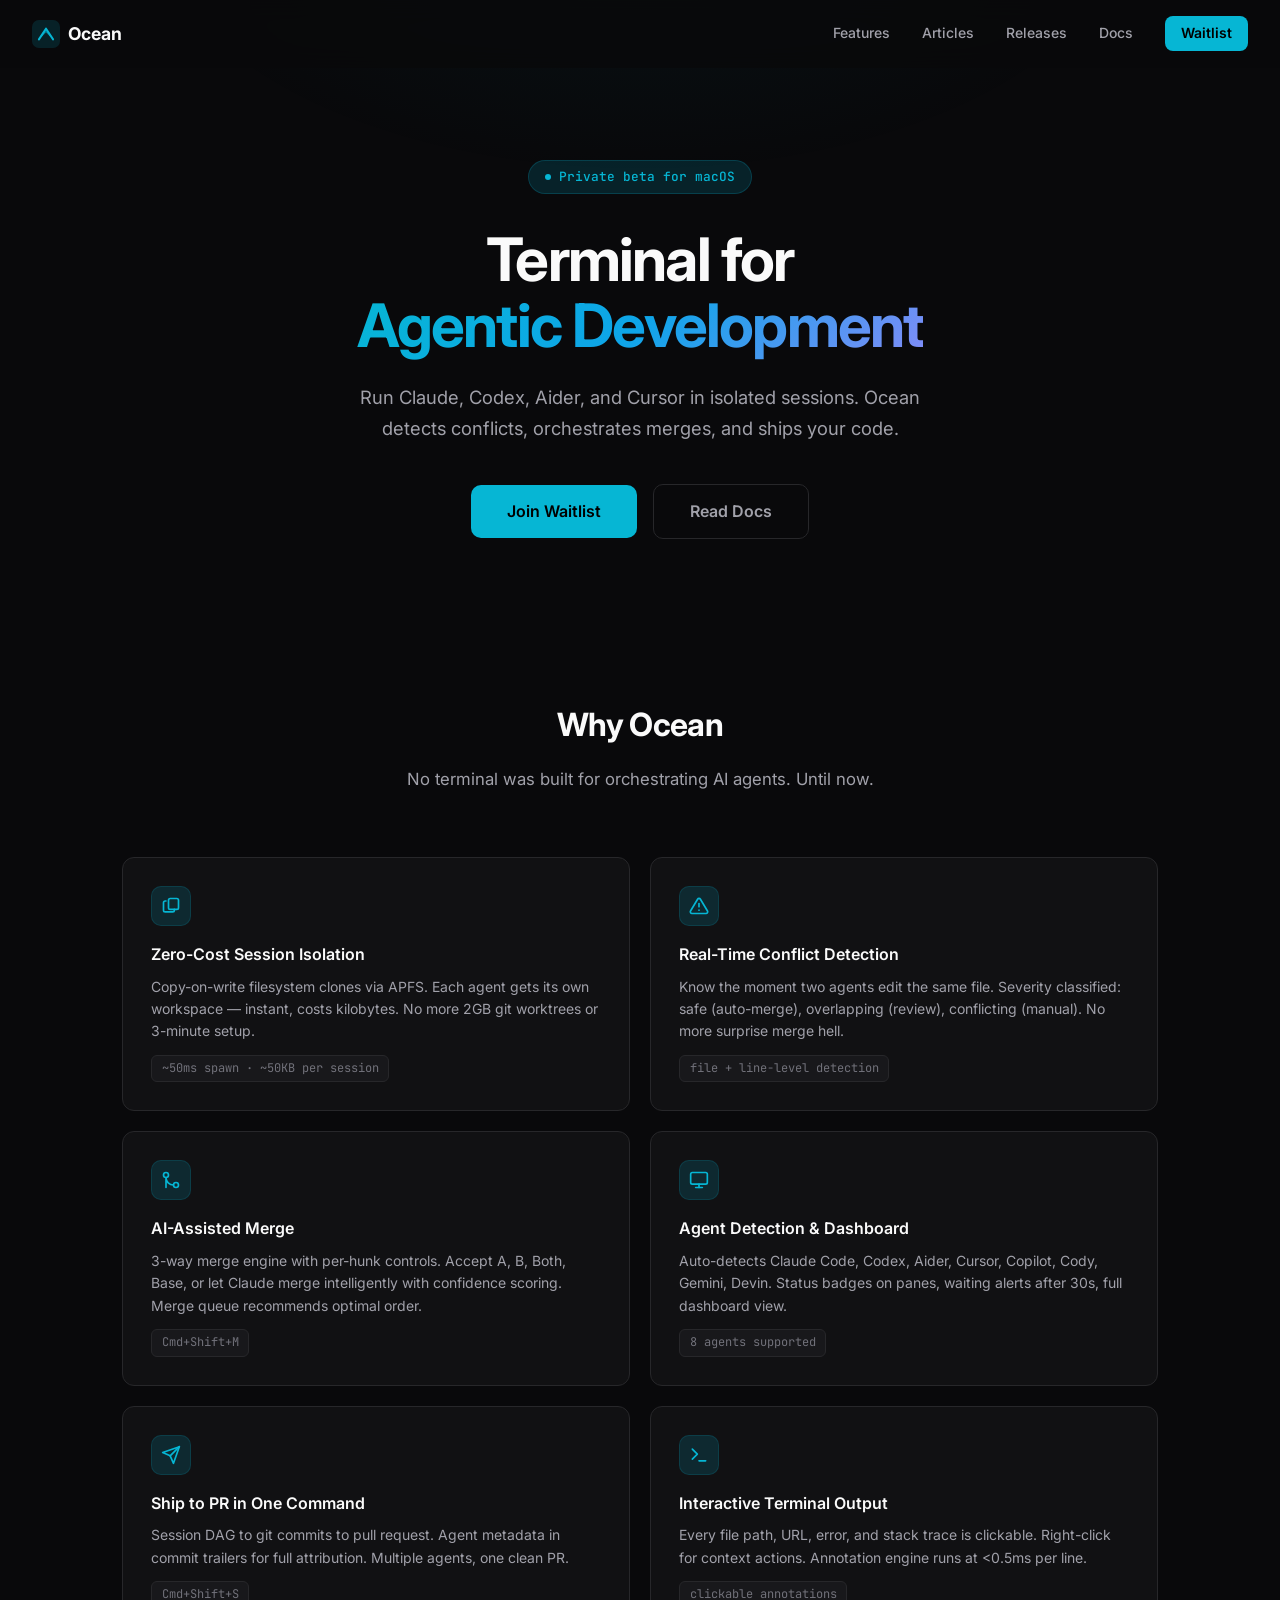
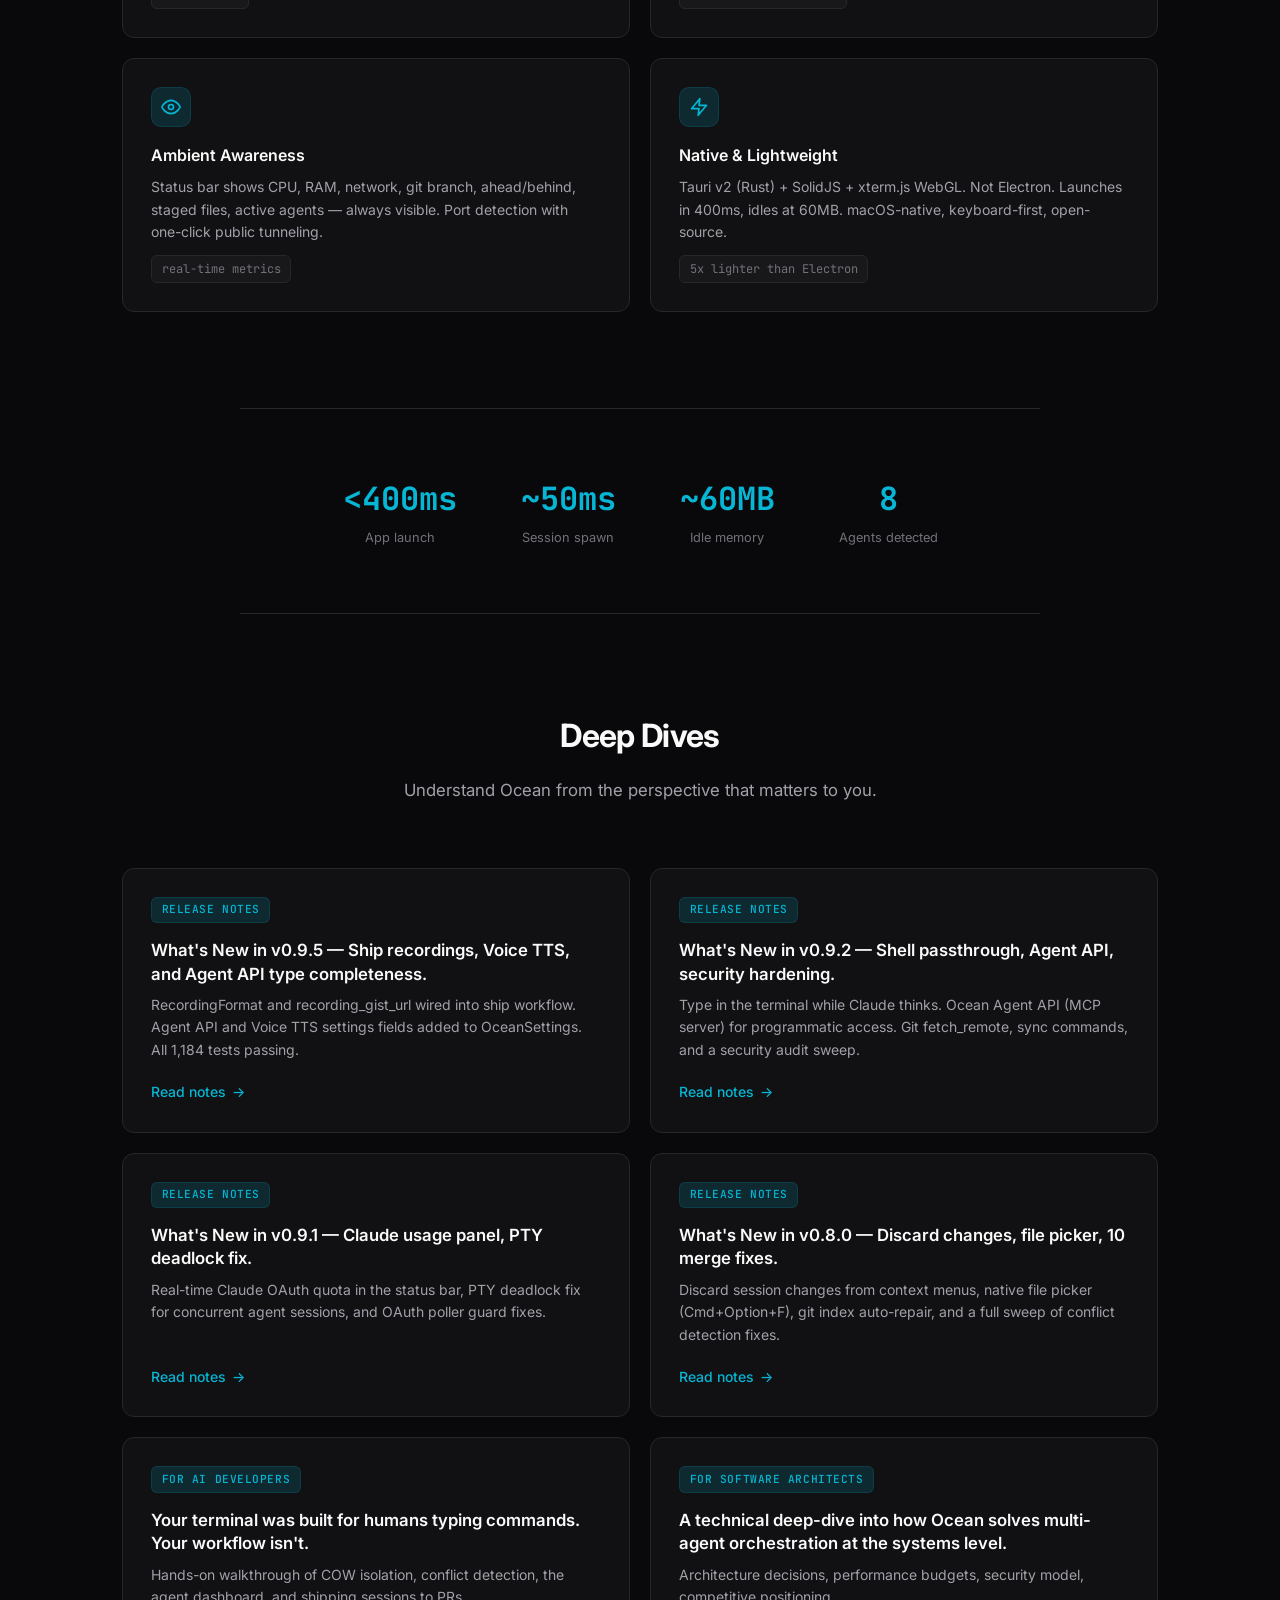
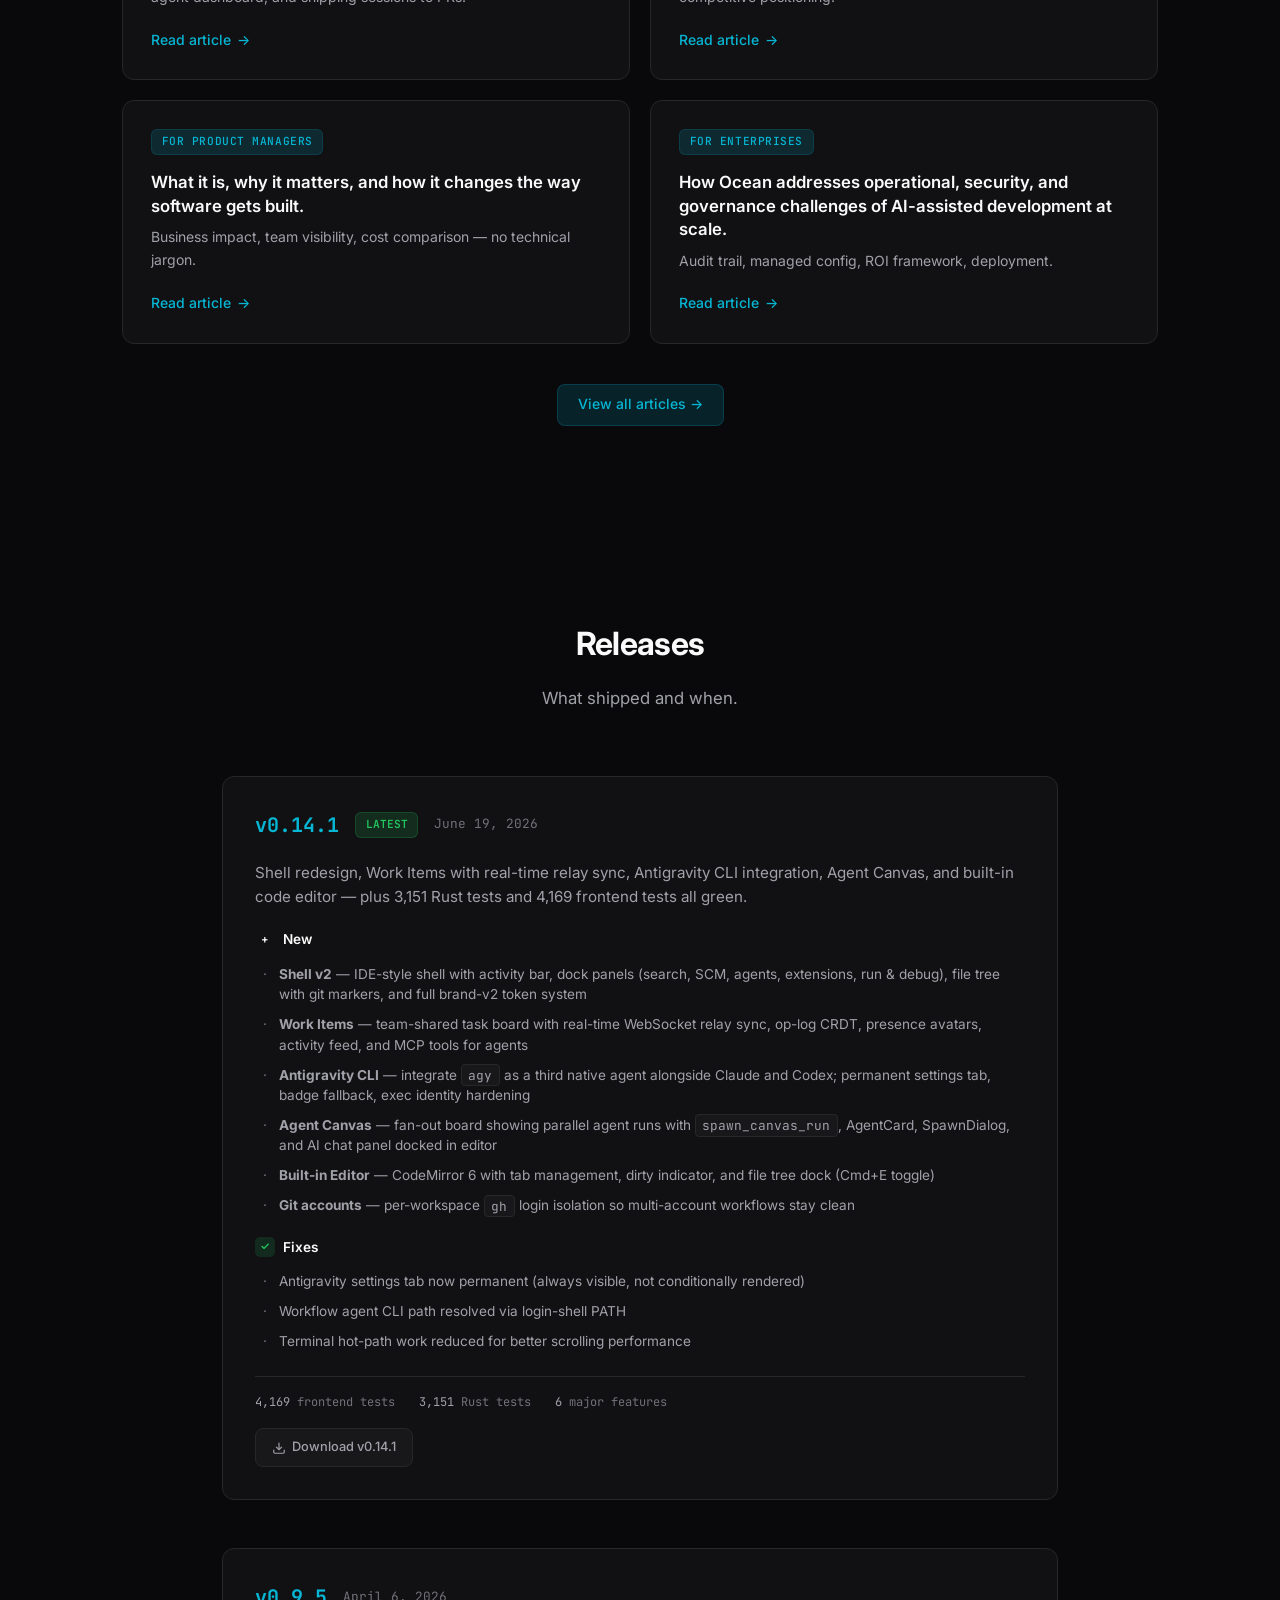
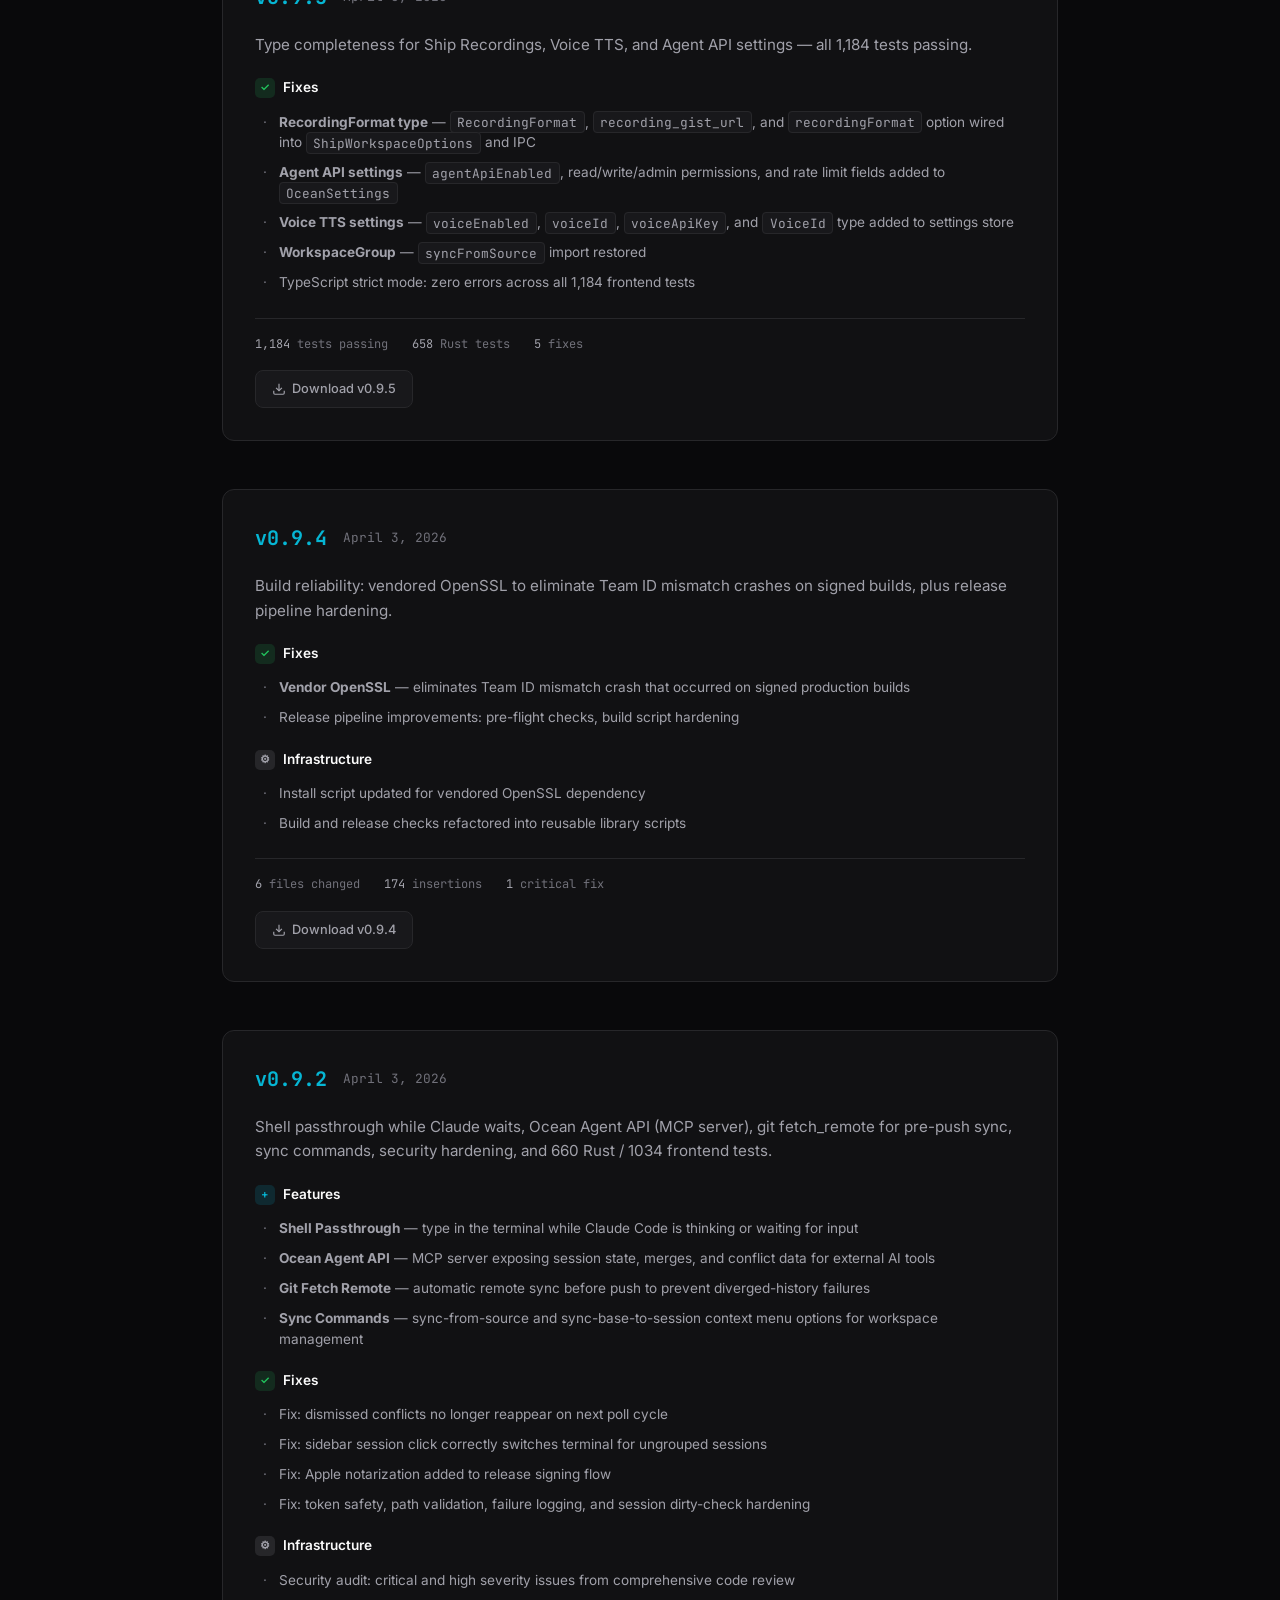
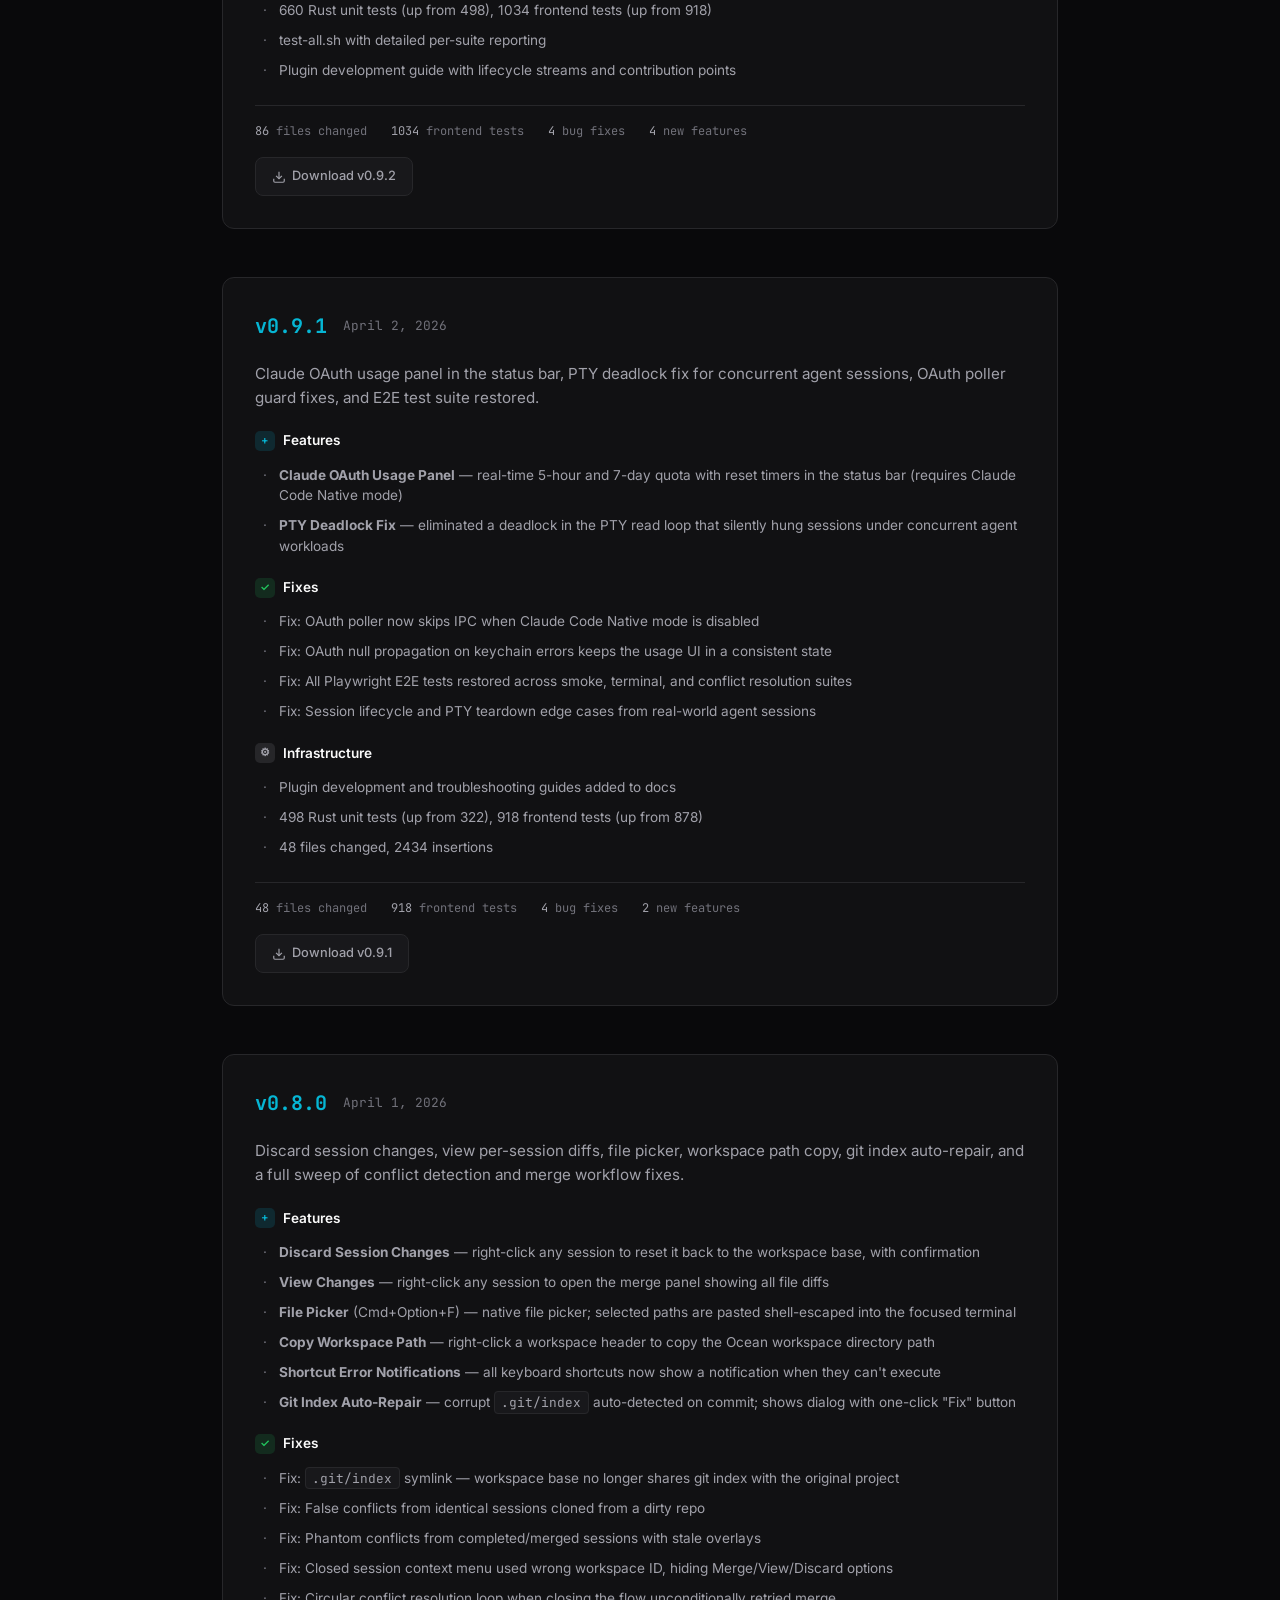
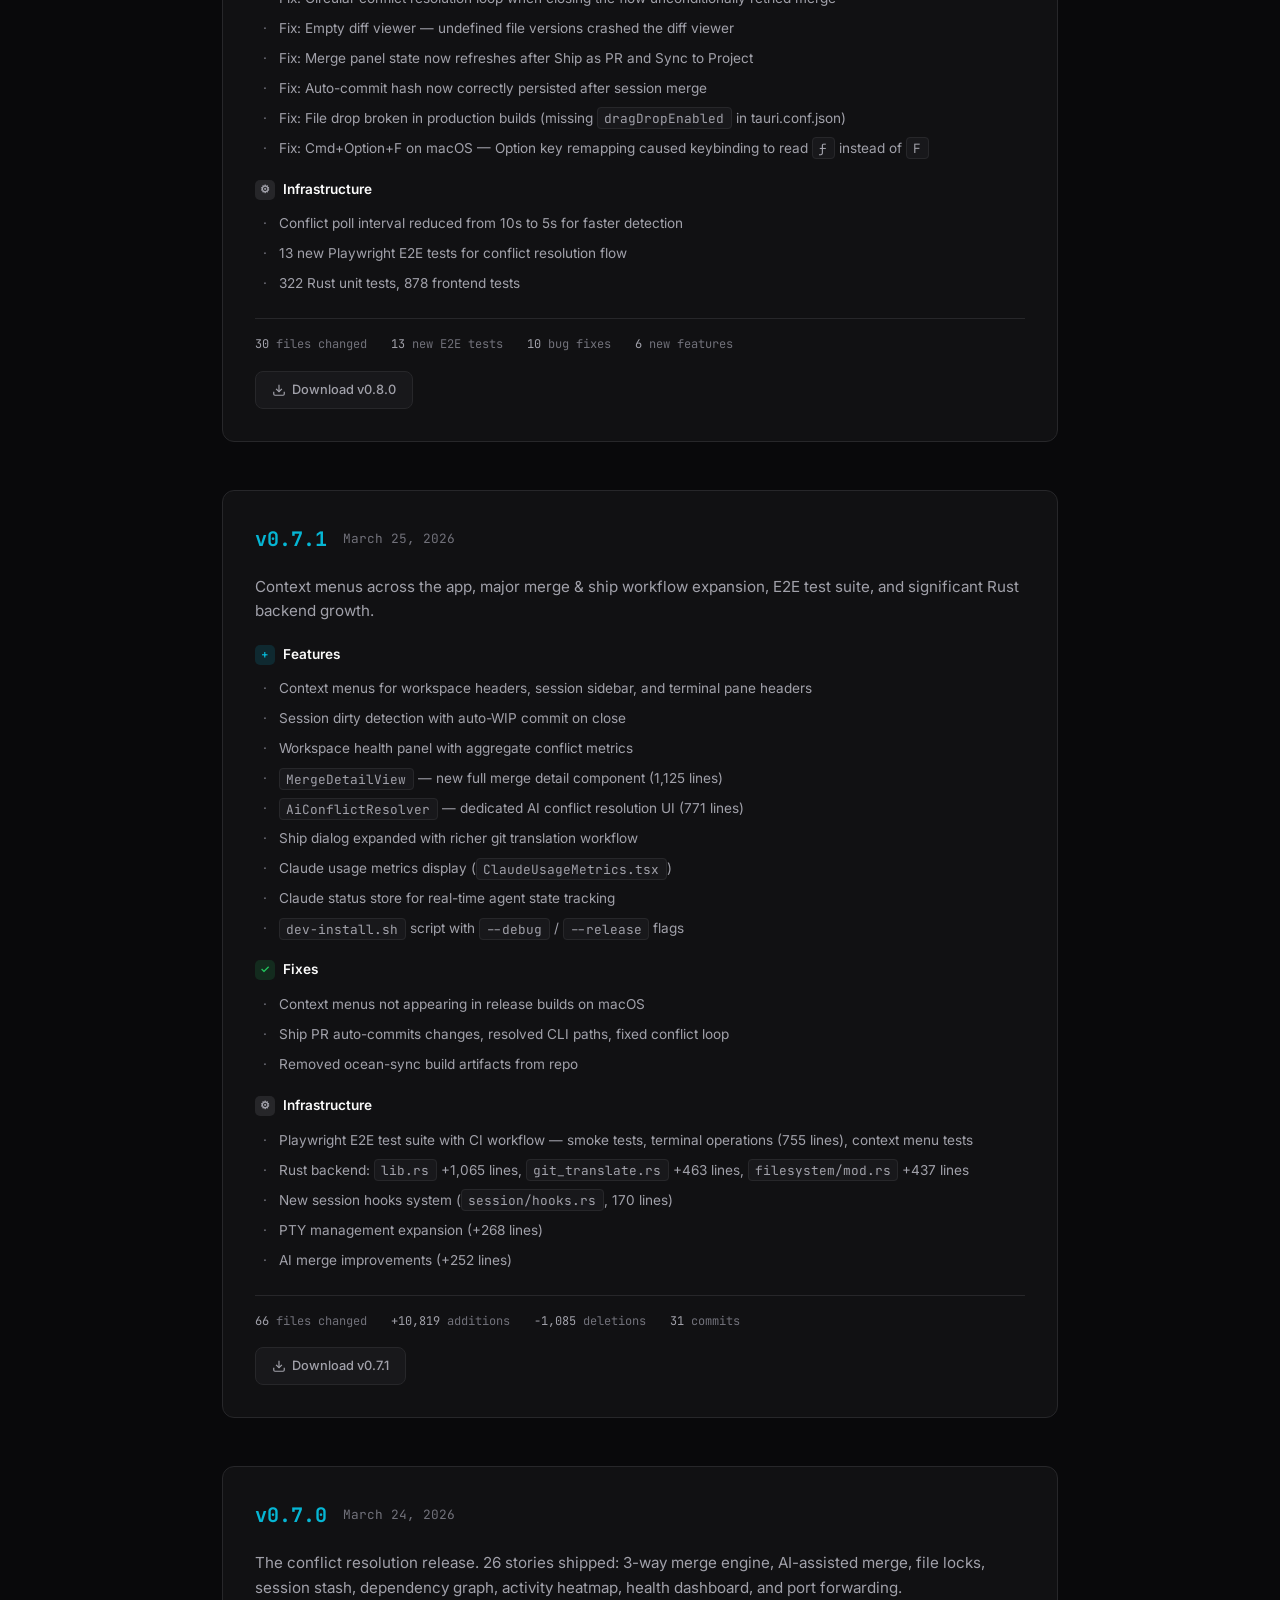
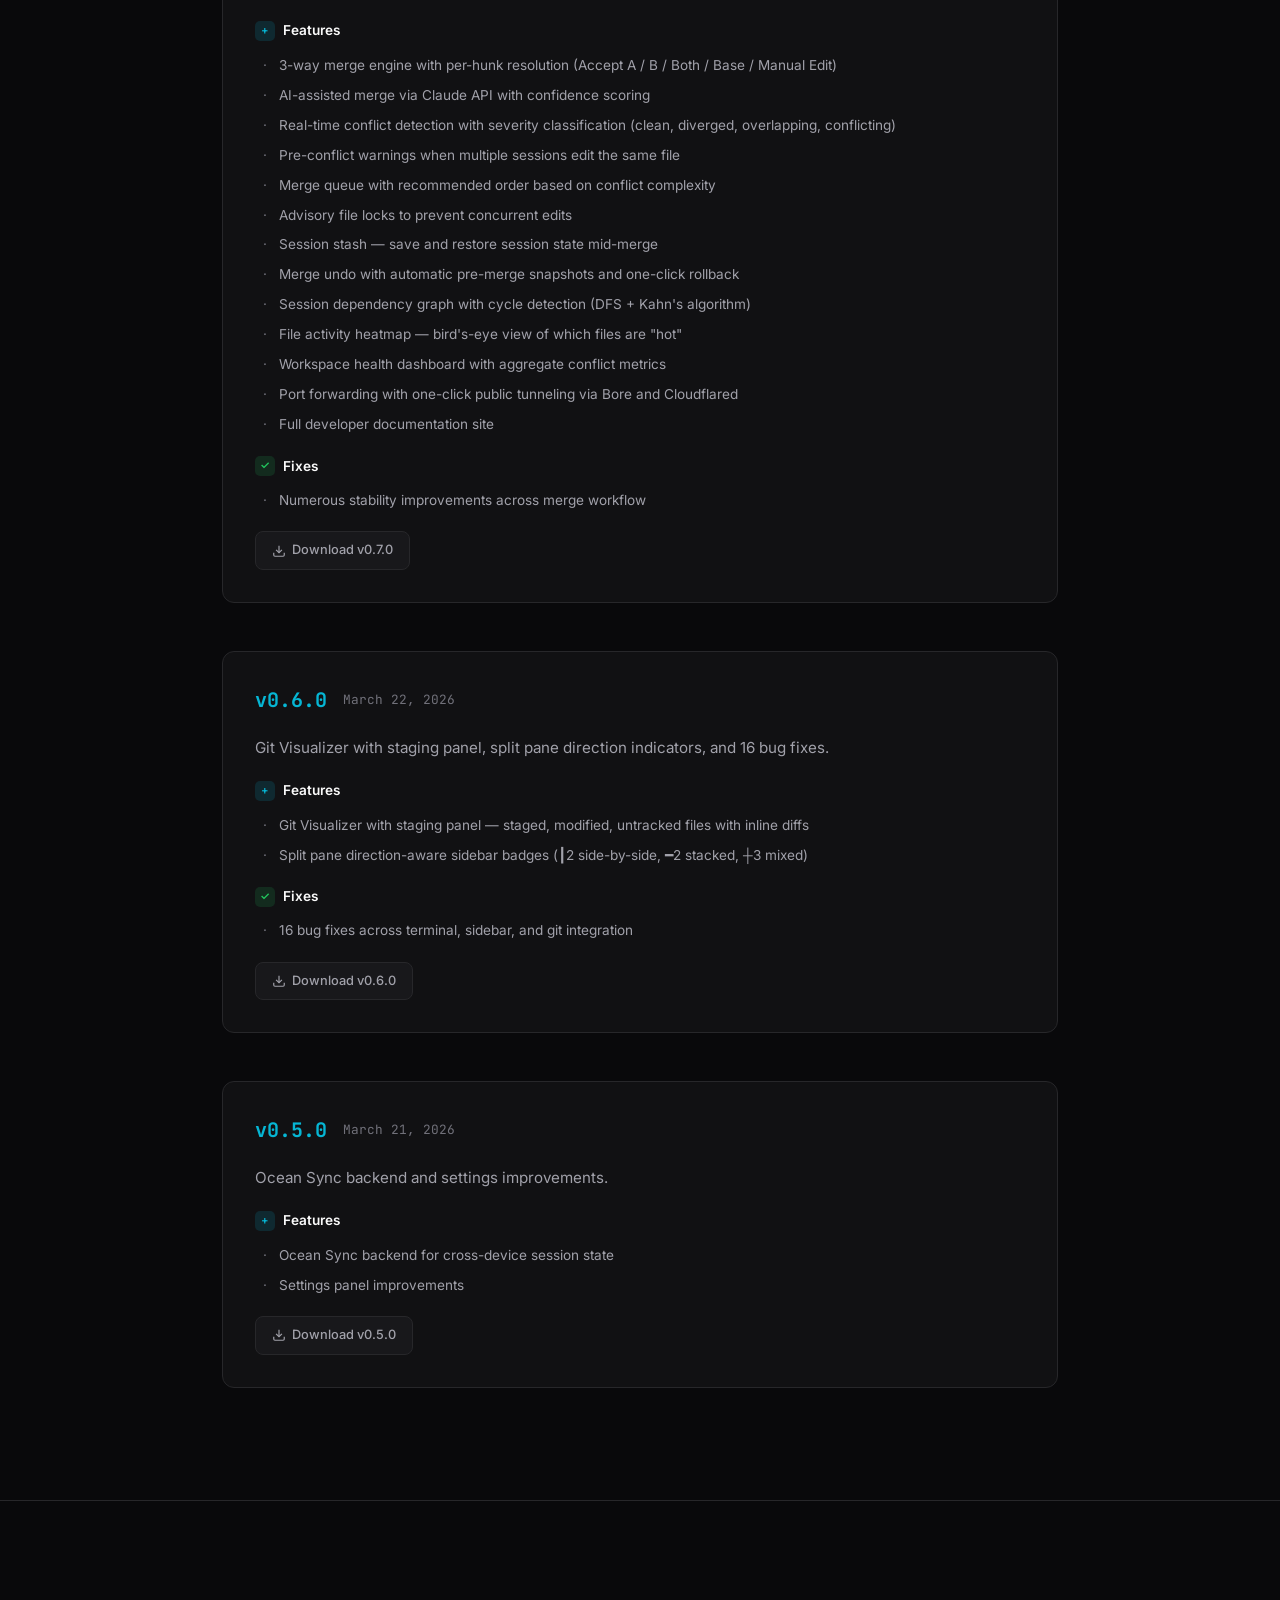
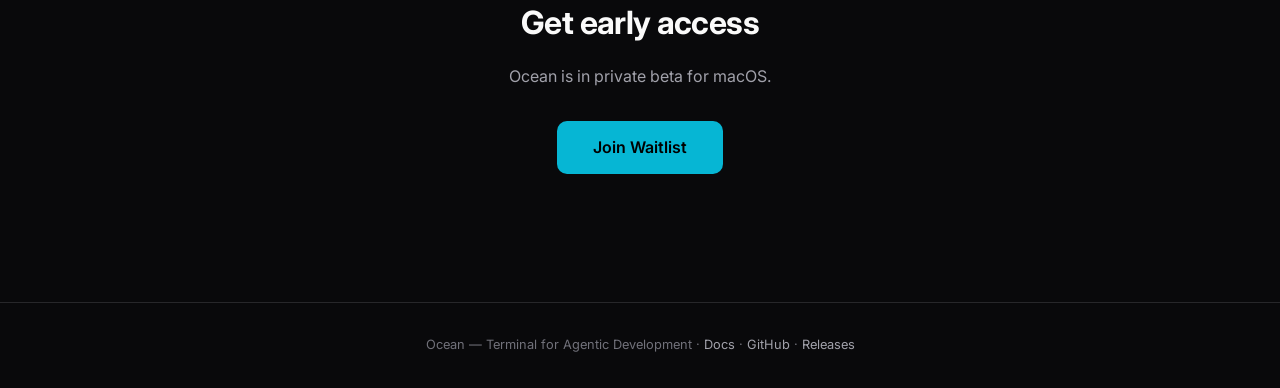
<file: ocean-app/index.html>
<!DOCTYPE html>
<html lang="en">
<head>
  <meta charset="UTF-8">
  <meta name="viewport" content="width=device-width, initial-scale=1.0">
  <title>Ocean — Terminal for Agentic Development</title>
  <meta name="description" content="Run Claude, Codex, Aider, and Cursor in isolated sessions. Ocean detects conflicts, orchestrates merges, and ships your code. macOS.">
  <meta name="keywords" content="Ocean terminal, AI coding agent, agentic development, session isolation, conflict resolution, multi-agent orchestration, Claude Code, Aider, Cursor, developer tool, macOS terminal">
  <meta name="author" content="Ocean Team">

  <!-- Open Graph / Facebook -->
  <meta property="og:type" content="website">
  <meta property="og:url" content="https://getocean.dev/">
  <meta property="og:title" content="Ocean — Terminal for Agentic Development">
  <meta property="og:description" content="Run Claude, Codex, Aider, and Cursor in isolated sessions. Ocean detects conflicts, orchestrates merges, and ships your code.">
  <meta property="og:image" content="https://getocean.dev/home.png">

  <!-- Twitter -->
  <meta name="twitter:card" content="summary_large_image">
  <meta property="twitter:url" content="https://getocean.dev/">
  <meta name="twitter:title" content="Ocean — Terminal for Agentic Development">
  <meta name="twitter:description" content="Run Claude, Codex, Aider, and Cursor in isolated sessions. Ocean detects conflicts, orchestrates merges, and ships your code.">
  <meta name="twitter:image" content="https://getocean.dev/home.png">

  <!-- Canonical -->
  <link rel="canonical" href="https://getocean.dev/">
  <link rel="preconnect" href="https://fonts.googleapis.com">
  <link rel="preconnect" href="https://fonts.gstatic.com" crossorigin>
  <link href="https://fonts.googleapis.com/css2?family=Inter:wght@400;500;600;700&family=JetBrains+Mono:wght@400;500&display=swap" rel="stylesheet">
  <style>
    *, *::before, *::after { margin: 0; padding: 0; box-sizing: border-box; }

    :root {
      --bg: #09090b;
      --surface: #111113;
      --surface-2: #18181b;
      --border: #27272a;
      --text: #fafafa;
      --text-muted: #a1a1aa;
      --text-dim: #71717a;
      --accent: #06b6d4;
      --accent-glow: rgba(6, 182, 212, 0.15);
      --accent-2: #0ea5e9;
      --green: #22c55e;
      --mono: 'JetBrains Mono', monospace;
      --sans: 'Inter', -apple-system, BlinkMacSystemFont, sans-serif;
    }

    html { scroll-behavior: smooth; }

    body {
      font-family: var(--sans);
      background: var(--bg);
      color: var(--text);
      line-height: 1.6;
      -webkit-font-smoothing: antialiased;
      overflow-x: hidden;
    }

    /* Ambient glow */
    .glow-bg {
      position: fixed;
      top: -40%;
      left: 50%;
      transform: translateX(-50%);
      width: 80vw;
      height: 60vh;
      background: radial-gradient(ellipse, rgba(6, 182, 212, 0.06) 0%, transparent 70%);
      pointer-events: none;
      z-index: 0;
    }

    /* Nav */
    nav {
      position: fixed;
      top: 0;
      left: 0;
      right: 0;
      z-index: 100;
      padding: 1rem 2rem;
      display: flex;
      align-items: center;
      justify-content: space-between;
      background: rgba(9, 9, 11, 0.8);
      backdrop-filter: blur(12px);
      -webkit-backdrop-filter: blur(12px);
      border-bottom: 1px solid transparent;
      transition: border-color 0.3s;
    }

    nav.scrolled { border-bottom-color: var(--border); }

    .nav-logo {
      display: flex;
      align-items: center;
      gap: 0.5rem;
      font-weight: 700;
      font-size: 1.1rem;
      color: var(--text);
      text-decoration: none;
    }

    .nav-logo svg { width: 28px; height: 28px; }

    .nav-links {
      display: flex;
      align-items: center;
      gap: 2rem;
    }

    .nav-links a {
      color: var(--text-muted);
      text-decoration: none;
      font-size: 0.875rem;
      font-weight: 500;
      transition: color 0.2s;
    }

    .nav-links a:hover { color: var(--text); }

    .nav-links .nav-cta {
      color: #000;
      background: var(--accent);
      padding: 0.4rem 1rem;
      border-radius: 8px;
      font-weight: 600;
      transition: background 0.2s;
    }

    .nav-links .nav-cta:hover {
      color: #000;
      background: #22d3ee;
    }

    /* Hero */
    .hero {
      position: relative;
      z-index: 1;
      display: flex;
      flex-direction: column;
      align-items: center;
      text-align: center;
      padding: 10rem 2rem 6rem;
      max-width: 820px;
      margin: 0 auto;
    }

    .badge {
      display: inline-flex;
      align-items: center;
      gap: 0.5rem;
      padding: 0.35rem 1rem;
      border-radius: 100px;
      background: var(--accent-glow);
      border: 1px solid rgba(6, 182, 212, 0.2);
      font-size: 0.8rem;
      font-weight: 500;
      color: var(--accent);
      margin-bottom: 2rem;
      font-family: var(--mono);
    }

    .badge .dot {
      width: 6px;
      height: 6px;
      border-radius: 50%;
      background: var(--accent);
      animation: pulse 2s ease-in-out infinite;
    }

    @keyframes pulse {
      0%, 100% { opacity: 1; }
      50% { opacity: 0.4; }
    }

    .hero h1 {
      font-size: clamp(2.5rem, 6vw, 3.75rem);
      font-weight: 700;
      line-height: 1.1;
      letter-spacing: -0.03em;
      margin-bottom: 1.5rem;
    }

    .hero h1 .gradient {
      background: linear-gradient(135deg, var(--accent) 0%, var(--accent-2) 50%, #818cf8 100%);
      -webkit-background-clip: text;
      -webkit-text-fill-color: transparent;
      background-clip: text;
    }

    .hero p {
      font-size: 1.15rem;
      color: var(--text-muted);
      max-width: 600px;
      margin-bottom: 2.5rem;
      line-height: 1.7;
    }

    .hero-buttons {
      display: flex;
      align-items: center;
      gap: 1rem;
      flex-wrap: wrap;
      justify-content: center;
    }

    /* Buttons */
    .btn-primary {
      display: inline-flex;
      align-items: center;
      justify-content: center;
      padding: 0.85rem 2.25rem;
      border-radius: 10px;
      background: var(--accent);
      color: #000;
      font-size: 1rem;
      font-weight: 600;
      font-family: var(--sans);
      text-decoration: none;
      cursor: pointer;
      border: none;
      transition: background 0.2s, transform 0.1s, box-shadow 0.2s;
    }

    .btn-primary:hover {
      background: #22d3ee;
      box-shadow: 0 0 24px var(--accent-glow);
    }

    .btn-primary:active { transform: scale(0.97); }

    .btn-secondary {
      display: inline-flex;
      align-items: center;
      justify-content: center;
      padding: 0.85rem 2.25rem;
      border-radius: 10px;
      background: transparent;
      color: var(--text-muted);
      font-size: 1rem;
      font-weight: 600;
      font-family: var(--sans);
      text-decoration: none;
      cursor: pointer;
      border: 1px solid var(--border);
      transition: color 0.2s, border-color 0.2s;
    }

    .btn-secondary:hover {
      color: var(--text);
      border-color: var(--text-dim);
    }

    /* Section utility */
    .section-header {
      text-align: center;
      margin-bottom: 4rem;
    }

    .section-header h2 {
      font-size: 2rem;
      font-weight: 700;
      letter-spacing: -0.02em;
      margin-bottom: 1rem;
    }

    .section-header p {
      color: var(--text-muted);
      font-size: 1.05rem;
      max-width: 560px;
      margin: 0 auto;
      line-height: 1.6;
    }

    /* Features */
    .features {
      position: relative;
      z-index: 1;
      max-width: 1100px;
      margin: 0 auto;
      padding: 4rem 2rem 6rem;
    }

    .features-grid {
      display: grid;
      grid-template-columns: repeat(2, 1fr);
      gap: 1.25rem;
    }

    .feature-card {
      padding: 1.75rem;
      border-radius: 12px;
      border: 1px solid var(--border);
      background: var(--surface);
      transition: border-color 0.3s, box-shadow 0.3s;
    }

    .feature-card:hover {
      border-color: rgba(6, 182, 212, 0.3);
      box-shadow: 0 0 30px var(--accent-glow);
    }

    .feature-icon {
      width: 40px;
      height: 40px;
      border-radius: 10px;
      display: flex;
      align-items: center;
      justify-content: center;
      margin-bottom: 1rem;
      background: var(--accent-glow);
      border: 1px solid rgba(6, 182, 212, 0.15);
    }

    .feature-card h3 {
      font-size: 1rem;
      font-weight: 600;
      margin-bottom: 0.5rem;
    }

    .feature-card p {
      font-size: 0.875rem;
      color: var(--text-muted);
      line-height: 1.6;
    }

    .feature-card .mono-label {
      display: inline-block;
      margin-top: 0.75rem;
      font-family: var(--mono);
      font-size: 0.75rem;
      color: var(--text-dim);
      padding: 0.2rem 0.6rem;
      border-radius: 6px;
      background: var(--surface-2);
      border: 1px solid var(--border);
    }

    /* Stats row */
    .stats {
      position: relative;
      z-index: 1;
      display: flex;
      justify-content: center;
      gap: 4rem;
      padding: 4rem 2rem;
      margin: 0 auto;
      max-width: 800px;
      border-top: 1px solid var(--border);
      border-bottom: 1px solid var(--border);
    }

    .stat { text-align: center; }

    .stat-value {
      font-size: 2rem;
      font-weight: 700;
      font-family: var(--mono);
      color: var(--accent);
    }

    .stat-label {
      font-size: 0.8rem;
      color: var(--text-dim);
      margin-top: 0.25rem;
    }

    /* Articles */
    .articles {
      position: relative;
      z-index: 1;
      max-width: 1100px;
      margin: 0 auto;
      padding: 6rem 2rem;
    }

    .articles-grid {
      display: grid;
      grid-template-columns: repeat(2, 1fr);
      gap: 1.25rem;
    }

    .article-card {
      padding: 1.75rem;
      border-radius: 12px;
      border: 1px solid var(--border);
      background: var(--surface);
      display: flex;
      flex-direction: column;
      transition: border-color 0.3s, box-shadow 0.3s;
    }

    .article-card:hover {
      border-color: rgba(6, 182, 212, 0.3);
      box-shadow: 0 0 30px var(--accent-glow);
    }

    .article-tag {
      display: inline-block;
      font-family: var(--mono);
      font-size: 0.7rem;
      font-weight: 500;
      text-transform: uppercase;
      letter-spacing: 0.05em;
      color: var(--accent);
      padding: 0.2rem 0.6rem;
      border-radius: 6px;
      background: var(--accent-glow);
      border: 1px solid rgba(6, 182, 212, 0.15);
      margin-bottom: 1rem;
      width: fit-content;
    }

    .article-card h3 {
      font-size: 1.05rem;
      font-weight: 600;
      margin-bottom: 0.5rem;
      line-height: 1.4;
    }

    .article-card .article-desc {
      font-size: 0.875rem;
      color: var(--text-muted);
      line-height: 1.6;
      flex: 1;
    }

    .article-card .article-link {
      display: inline-flex;
      align-items: center;
      gap: 0.35rem;
      margin-top: 1.25rem;
      font-size: 0.875rem;
      font-weight: 500;
      color: var(--accent);
      text-decoration: none;
      transition: gap 0.2s;
    }

    .article-card .article-link:hover {
      gap: 0.6rem;
    }

    /* CTA */
    .cta-section {
      position: relative;
      z-index: 1;
      text-align: center;
      padding: 6rem 2rem 8rem;
      border-top: 1px solid var(--border);
    }

    .cta-section h2 {
      font-size: 2rem;
      font-weight: 700;
      letter-spacing: -0.02em;
      margin-bottom: 1rem;
    }

    .cta-section p {
      color: var(--text-muted);
      font-size: 1rem;
      margin-bottom: 2rem;
    }

    /* Footer */
    footer {
      position: relative;
      z-index: 1;
      padding: 2rem;
      text-align: center;
      border-top: 1px solid var(--border);
    }

    footer p {
      font-size: 0.8rem;
      color: var(--text-dim);
    }

    footer a {
      color: var(--text-muted);
      text-decoration: none;
      transition: color 0.2s;
    }

    footer a:hover { color: var(--text); }

    /* Releases */
    .releases {
      position: relative;
      z-index: 1;
      max-width: 900px;
      margin: 0 auto;
      padding: 6rem 2rem 4rem;
    }

    .release-entry {
      margin-bottom: 3rem;
      padding: 2rem;
      border-radius: 12px;
      border: 1px solid var(--border);
      background: var(--surface);
    }

    .release-header {
      display: flex;
      align-items: center;
      gap: 1rem;
      margin-bottom: 1.25rem;
      flex-wrap: wrap;
    }

    .release-version {
      font-family: var(--mono);
      font-size: 1.25rem;
      font-weight: 700;
      color: var(--accent);
    }

    .release-date {
      font-size: 0.8rem;
      color: var(--text-dim);
      font-family: var(--mono);
    }

    .release-tag {
      padding: 0.2rem 0.6rem;
      border-radius: 6px;
      font-size: 0.7rem;
      font-weight: 600;
      font-family: var(--mono);
      text-transform: uppercase;
    }

    .release-tag.latest {
      background: rgba(34, 197, 94, 0.15);
      color: var(--green);
      border: 1px solid rgba(34, 197, 94, 0.2);
    }

    .release-summary {
      color: var(--text-muted);
      font-size: 0.95rem;
      margin-bottom: 1.25rem;
      line-height: 1.6;
    }

    .release-changes h4 {
      font-size: 0.85rem;
      font-weight: 600;
      color: var(--text);
      margin-bottom: 0.5rem;
      margin-top: 1rem;
      display: flex;
      align-items: center;
      gap: 0.5rem;
    }

    .release-changes h4 .change-icon {
      display: inline-flex;
      width: 20px;
      height: 20px;
      align-items: center;
      justify-content: center;
      border-radius: 5px;
      font-size: 0.7rem;
    }

    .change-icon.feat { background: rgba(6, 182, 212, 0.15); color: var(--accent); }
    .change-icon.fix { background: rgba(34, 197, 94, 0.15); color: var(--green); }
    .change-icon.infra { background: rgba(161, 161, 170, 0.15); color: var(--text-muted); }

    .release-changes ul {
      list-style: none;
      padding: 0;
    }

    .release-changes li {
      font-size: 0.85rem;
      color: var(--text-muted);
      padding: 0.3rem 0 0.3rem 1.5rem;
      position: relative;
      line-height: 1.5;
    }

    .release-changes li::before {
      content: '·';
      position: absolute;
      left: 0.5rem;
      color: var(--text-dim);
    }

    .release-changes code {
      font-family: var(--mono);
      font-size: 0.8rem;
      background: var(--surface-2);
      padding: 0.1rem 0.4rem;
      border-radius: 4px;
      border: 1px solid var(--border);
    }

    .release-stats {
      display: flex;
      gap: 1.5rem;
      margin-top: 1.25rem;
      padding-top: 1rem;
      border-top: 1px solid var(--border);
      flex-wrap: wrap;
    }

    .release-stat {
      font-family: var(--mono);
      font-size: 0.75rem;
      color: var(--text-dim);
    }

    .release-stat span { color: var(--text-muted); }

    .release-download {
      display: inline-flex;
      align-items: center;
      gap: 0.4rem;
      margin-top: 1rem;
      padding: 0.5rem 1rem;
      border-radius: 8px;
      border: 1px solid var(--border);
      background: var(--surface-2);
      color: var(--text-muted);
      text-decoration: none;
      font-size: 0.8rem;
      font-weight: 500;
      transition: border-color 0.2s, color 0.2s;
    }

    .release-download:hover {
      border-color: var(--accent);
      color: var(--text);
    }

    /* Mobile */
    @media (max-width: 768px) {
      .hero { padding: 8rem 1.5rem 4rem; }
      .hero h1 { font-size: 2rem; }
      .hero p { font-size: 1rem; }

      .features-grid {
        grid-template-columns: 1fr;
      }

      .articles-grid {
        grid-template-columns: 1fr;
      }

      .stats {
        gap: 2rem;
        flex-wrap: wrap;
      }

      .stat-value { font-size: 1.5rem; }

      .nav-links { gap: 1rem; }
      .nav-links .nav-cta { display: none; }

      .hero-buttons {
        flex-direction: column;
        width: 100%;
      }

      .hero-buttons .btn-primary,
      .hero-buttons .btn-secondary {
        width: 100%;
      }

      .section-header h2 { font-size: 1.5rem; }
    }

    @media (max-width: 480px) {
      nav { padding: 0.75rem 1rem; }
      .nav-logo { font-size: 1rem; }
      .nav-links { gap: 0.75rem; }
      .nav-links a { font-size: 0.8rem; }
      .features { padding: 3rem 1rem 4rem; }
      .articles { padding: 4rem 1rem; }
      .stats { padding: 3rem 1rem; gap: 1.5rem; }
      .cta-section { padding: 4rem 1rem 6rem; }
    }
  </style>
</head>
<body>

<div class="glow-bg"></div>

<!-- Nav -->
<nav id="nav">
  <a href="#" class="nav-logo">
    <svg viewBox="0 0 32 32" fill="none" xmlns="http://www.w3.org/2000/svg">
      <rect width="32" height="32" rx="8" fill="#06b6d4" fill-opacity="0.15"/>
      <path d="M8 22 L16 10 L24 22" stroke="#06b6d4" stroke-width="2.5" stroke-linecap="round" stroke-linejoin="round" fill="none"/>
      <path d="M11 18 L16 13 L21 18" stroke="#06b6d4" stroke-width="2" stroke-linecap="round" stroke-linejoin="round" fill="none" opacity="0.5"/>
    </svg>
    Ocean
  </a>
  <div class="nav-links">
    <a href="#features">Features</a>
    <a href="articles.html">Articles</a>
    <a href="#releases">Releases</a>
    <a href="https://ocean-doc.web.app">Docs</a>
    <a href="https://joinocean.web.app" class="nav-cta">Waitlist</a>
  </div>
</nav>

<!-- Hero -->
<section class="hero">
  <div class="badge">
    <span class="dot"></span>
    Private beta for macOS
  </div>
  <h1>Terminal for<br><span class="gradient">Agentic Development</span></h1>
  <p>Run Claude, Codex, Aider, and Cursor in isolated sessions. Ocean detects conflicts, orchestrates merges, and ships your code.</p>
  <div class="hero-buttons">
    <a href="https://forms.gle/4RQFThD8KF6Vu1Su6" target="_blank" rel="noopener" class="btn-primary">Join Waitlist</a>
    <a href="https://ocean-doc.web.app" class="btn-secondary">Read Docs</a>
  </div>
</section>

<!-- Features -->
<section class="features" id="features">
  <div class="section-header">
    <h2>Why Ocean</h2>
    <p>No terminal was built for orchestrating AI agents. Until now.</p>
  </div>
  <div class="features-grid">

    <!-- 1. Zero-Cost Session Isolation -->
    <div class="feature-card">
      <div class="feature-icon">
        <svg width="20" height="20" viewBox="0 0 24 24" fill="none" stroke="#06b6d4" stroke-width="2" stroke-linecap="round" stroke-linejoin="round">
          <path d="M16 16v1a2 2 0 0 1-2 2H5a2 2 0 0 1-2-2V8a2 2 0 0 1 2-2h1"/>
          <rect x="9" y="3" width="12" height="13" rx="2"/>
        </svg>
      </div>
      <h3>Zero-Cost Session Isolation</h3>
      <p>Copy-on-write filesystem clones via APFS. Each agent gets its own workspace &mdash; instant, costs kilobytes. No more 2GB git worktrees or 3-minute setup.</p>
      <span class="mono-label">~50ms spawn &middot; ~50KB per session</span>
    </div>

    <!-- 2. Real-Time Conflict Detection -->
    <div class="feature-card">
      <div class="feature-icon">
        <svg width="20" height="20" viewBox="0 0 24 24" fill="none" stroke="#06b6d4" stroke-width="2" stroke-linecap="round" stroke-linejoin="round">
          <path d="M10.29 3.86L1.82 18a2 2 0 0 0 1.71 3h16.94a2 2 0 0 0 1.71-3L13.71 3.86a2 2 0 0 0-3.42 0z"/>
          <line x1="12" y1="9" x2="12" y2="13"/>
          <line x1="12" y1="17" x2="12.01" y2="17"/>
        </svg>
      </div>
      <h3>Real-Time Conflict Detection</h3>
      <p>Know the moment two agents edit the same file. Severity classified: safe (auto-merge), overlapping (review), conflicting (manual). No more surprise merge hell.</p>
      <span class="mono-label">file + line-level detection</span>
    </div>

    <!-- 3. AI-Assisted Merge -->
    <div class="feature-card">
      <div class="feature-icon">
        <svg width="20" height="20" viewBox="0 0 24 24" fill="none" stroke="#06b6d4" stroke-width="2" stroke-linecap="round" stroke-linejoin="round">
          <circle cx="18" cy="18" r="3"/>
          <circle cx="6" cy="6" r="3"/>
          <path d="M6 21V9a9 9 0 0 0 9 9"/>
        </svg>
      </div>
      <h3>AI-Assisted Merge</h3>
      <p>3-way merge engine with per-hunk controls. Accept A, B, Both, Base, or let Claude merge intelligently with confidence scoring. Merge queue recommends optimal order.</p>
      <span class="mono-label">Cmd+Shift+M</span>
    </div>

    <!-- 4. Agent Detection & Dashboard -->
    <div class="feature-card">
      <div class="feature-icon">
        <svg width="20" height="20" viewBox="0 0 24 24" fill="none" stroke="#06b6d4" stroke-width="2" stroke-linecap="round" stroke-linejoin="round">
          <rect x="2" y="3" width="20" height="14" rx="2" ry="2"/>
          <line x1="8" y1="21" x2="16" y2="21"/>
          <line x1="12" y1="17" x2="12" y2="21"/>
        </svg>
      </div>
      <h3>Agent Detection &amp; Dashboard</h3>
      <p>Auto-detects Claude Code, Codex, Aider, Cursor, Copilot, Cody, Gemini, Devin. Status badges on panes, waiting alerts after 30s, full dashboard view.</p>
      <span class="mono-label">8 agents supported</span>
    </div>

    <!-- 5. Ship to PR in One Command -->
    <div class="feature-card">
      <div class="feature-icon">
        <svg width="20" height="20" viewBox="0 0 24 24" fill="none" stroke="#06b6d4" stroke-width="2" stroke-linecap="round" stroke-linejoin="round">
          <line x1="22" y1="2" x2="11" y2="13"/>
          <polygon points="22 2 15 22 11 13 2 9 22 2"/>
        </svg>
      </div>
      <h3>Ship to PR in One Command</h3>
      <p>Session DAG to git commits to pull request. Agent metadata in commit trailers for full attribution. Multiple agents, one clean PR.</p>
      <span class="mono-label">Cmd+Shift+S</span>
    </div>

    <!-- 6. Interactive Terminal Output -->
    <div class="feature-card">
      <div class="feature-icon">
        <svg width="20" height="20" viewBox="0 0 24 24" fill="none" stroke="#06b6d4" stroke-width="2" stroke-linecap="round" stroke-linejoin="round">
          <polyline points="4 17 10 11 4 5"/>
          <line x1="12" y1="19" x2="20" y2="19"/>
        </svg>
      </div>
      <h3>Interactive Terminal Output</h3>
      <p>Every file path, URL, error, and stack trace is clickable. Right-click for context actions. Annotation engine runs at &lt;0.5ms per line.</p>
      <span class="mono-label">clickable annotations</span>
    </div>

    <!-- 7. Ambient Awareness -->
    <div class="feature-card">
      <div class="feature-icon">
        <svg width="20" height="20" viewBox="0 0 24 24" fill="none" stroke="#06b6d4" stroke-width="2" stroke-linecap="round" stroke-linejoin="round">
          <path d="M1 12s4-8 11-8 11 8 11 8-4 8-11 8-11-8-11-8z"/>
          <circle cx="12" cy="12" r="3"/>
        </svg>
      </div>
      <h3>Ambient Awareness</h3>
      <p>Status bar shows CPU, RAM, network, git branch, ahead/behind, staged files, active agents &mdash; always visible. Port detection with one-click public tunneling.</p>
      <span class="mono-label">real-time metrics</span>
    </div>

    <!-- 8. Native & Lightweight -->
    <div class="feature-card">
      <div class="feature-icon">
        <svg width="20" height="20" viewBox="0 0 24 24" fill="none" stroke="#06b6d4" stroke-width="2" stroke-linecap="round" stroke-linejoin="round">
          <polygon points="13 2 3 14 12 14 11 22 21 10 12 10 13 2"/>
        </svg>
      </div>
      <h3>Native &amp; Lightweight</h3>
      <p>Tauri v2 (Rust) + SolidJS + xterm.js WebGL. Not Electron. Launches in 400ms, idles at 60MB. macOS-native, keyboard-first, open-source.</p>
      <span class="mono-label">5x lighter than Electron</span>
    </div>

  </div>
</section>

<!-- Stats -->
<div class="stats">
  <div class="stat">
    <div class="stat-value">&lt;400ms</div>
    <div class="stat-label">App launch</div>
  </div>
  <div class="stat">
    <div class="stat-value">~50ms</div>
    <div class="stat-label">Session spawn</div>
  </div>
  <div class="stat">
    <div class="stat-value">~60MB</div>
    <div class="stat-label">Idle memory</div>
  </div>
  <div class="stat">
    <div class="stat-value">8</div>
    <div class="stat-label">Agents detected</div>
  </div>
</div>

<!-- Articles -->
<section class="articles" id="articles">
  <div class="section-header">
    <h2>Deep Dives</h2>
    <p>Understand Ocean from the perspective that matters to you.</p>
  </div>
  <div class="articles-grid">

    <!-- v0.9.5 Release -->
    <div class="article-card">
      <span class="article-tag">Release Notes</span>
      <h3>What's New in v0.9.5 — Ship recordings, Voice TTS, and Agent API type completeness.</h3>
      <p class="article-desc">RecordingFormat and recording_gist_url wired into ship workflow. Agent API and Voice TTS settings fields added to OceanSettings. All 1,184 tests passing.</p>
      <a href="https://github.com/viveky259259/ocean-releases/releases/tag/v0.9.5" class="article-link">Read notes <span>&rarr;</span></a>
    </div>

    <!-- v0.9.2 Release -->
    <div class="article-card">
      <span class="article-tag">Release Notes</span>
      <h3>What's New in v0.9.2 — Shell passthrough, Agent API, security hardening.</h3>
      <p class="article-desc">Type in the terminal while Claude thinks. Ocean Agent API (MCP server) for programmatic access. Git fetch_remote, sync commands, and a security audit sweep.</p>
      <a href="https://viveky259259.github.io/ocean-releases/articles/ocean-v0-9-2-release" class="article-link">Read notes <span>&rarr;</span></a>
    </div>

    <!-- v0.9.1 Release -->
    <div class="article-card">
      <span class="article-tag">Release Notes</span>
      <h3>What's New in v0.9.1 — Claude usage panel, PTY deadlock fix.</h3>
      <p class="article-desc">Real-time Claude OAuth quota in the status bar, PTY deadlock fix for concurrent agent sessions, and OAuth poller guard fixes.</p>
      <a href="https://viveky259259.github.io/ocean-releases/articles/ocean-v0-9-1-release" class="article-link">Read notes <span>&rarr;</span></a>
    </div>

    <!-- v0.8.0 Release -->
    <div class="article-card">
      <span class="article-tag">Release Notes</span>
      <h3>What's New in v0.8.0 — Discard changes, file picker, 10 merge fixes.</h3>
      <p class="article-desc">Discard session changes from context menus, native file picker (Cmd+Option+F), git index auto-repair, and a full sweep of conflict detection fixes.</p>
      <a href="https://viveky259259.github.io/ocean-releases/articles/ocean-v0-8-0-release" class="article-link">Read notes <span>&rarr;</span></a>
    </div>

    <!-- AI Developers -->
    <div class="article-card">
      <span class="article-tag">For AI Developers</span>
      <h3>Your terminal was built for humans typing commands. Your workflow isn't.</h3>
      <p class="article-desc">Hands-on walkthrough of COW isolation, conflict detection, the agent dashboard, and shipping sessions to PRs.</p>
      <a href="https://viveky259259.github.io/ocean-releases/articles/ocean-for-ai-developers" class="article-link">Read article <span>&rarr;</span></a>
    </div>

    <!-- Software Architects -->
    <div class="article-card">
      <span class="article-tag">For Software Architects</span>
      <h3>A technical deep-dive into how Ocean solves multi-agent orchestration at the systems level.</h3>
      <p class="article-desc">Architecture decisions, performance budgets, security model, competitive positioning.</p>
      <a href="https://viveky259259.github.io/ocean-releases/articles/ocean-for-architects" class="article-link">Read article <span>&rarr;</span></a>
    </div>

    <!-- Product Managers -->
    <div class="article-card">
      <span class="article-tag">For Product Managers</span>
      <h3>What it is, why it matters, and how it changes the way software gets built.</h3>
      <p class="article-desc">Business impact, team visibility, cost comparison &mdash; no technical jargon.</p>
      <a href="https://viveky259259.github.io/ocean-releases/articles/ocean-for-product-managers" class="article-link">Read article <span>&rarr;</span></a>
    </div>

    <!-- Enterprises -->
    <div class="article-card">
      <span class="article-tag">For Enterprises</span>
      <h3>How Ocean addresses operational, security, and governance challenges of AI-assisted development at scale.</h3>
      <p class="article-desc">Audit trail, managed config, ROI framework, deployment.</p>
      <a href="https://viveky259259.github.io/ocean-releases/articles/ocean-for-enterprises" class="article-link">Read article <span>&rarr;</span></a>
    </div>

  </div>
  <div style="text-align:center; margin-top:2.5rem;">
    <a href="articles.html" style="display:inline-flex;align-items:center;gap:0.4rem;font-size:0.875rem;font-weight:500;color:var(--accent);text-decoration:none;border:1px solid rgba(6,182,212,0.2);padding:0.55rem 1.25rem;border-radius:8px;background:var(--accent-glow);transition:background 0.2s,border-color 0.2s;">
      View all articles &rarr;
    </a>
  </div>
</section>

<!-- Releases -->
<section class="releases" id="releases">
  <div class="section-header">
    <h2>Releases</h2>
    <p>What shipped and when.</p>
  </div>

  <!-- v0.14.1 -->
  <div class="release-entry">
    <div class="release-header">
      <span class="release-version">v0.14.1</span>
      <span class="release-tag latest">latest</span>
      <span class="release-date">June 19, 2026</span>
    </div>
    <p class="release-summary">Shell redesign, Work Items with real-time relay sync, Antigravity CLI integration, Agent Canvas, and built-in code editor — plus 3,151 Rust tests and 4,169 frontend tests all green.</p>

    <div class="release-changes">
      <h4><span class="change-icon new">+</span> New</h4>
      <ul>
        <li><strong>Shell v2</strong> — IDE-style shell with activity bar, dock panels (search, SCM, agents, extensions, run &amp; debug), file tree with git markers, and full brand-v2 token system</li>
        <li><strong>Work Items</strong> — team-shared task board with real-time WebSocket relay sync, op-log CRDT, presence avatars, activity feed, and MCP tools for agents</li>
        <li><strong>Antigravity CLI</strong> — integrate <code>agy</code> as a third native agent alongside Claude and Codex; permanent settings tab, badge fallback, exec identity hardening</li>
        <li><strong>Agent Canvas</strong> — fan-out board showing parallel agent runs with <code>spawn_canvas_run</code>, AgentCard, SpawnDialog, and AI chat panel docked in editor</li>
        <li><strong>Built-in Editor</strong> — CodeMirror 6 with tab management, dirty indicator, and file tree dock (Cmd+E toggle)</li>
        <li><strong>Git accounts</strong> — per-workspace <code>gh</code> login isolation so multi-account workflows stay clean</li>
      </ul>
      <h4><span class="change-icon fix">&#10003;</span> Fixes</h4>
      <ul>
        <li>Antigravity settings tab now permanent (always visible, not conditionally rendered)</li>
        <li>Workflow agent CLI path resolved via login-shell PATH</li>
        <li>Terminal hot-path work reduced for better scrolling performance</li>
      </ul>
    </div>

    <div class="release-stats">
      <span class="release-stat"><span>4,169</span> frontend tests</span>
      <span class="release-stat"><span>3,151</span> Rust tests</span>
      <span class="release-stat"><span>6</span> major features</span>
    </div>
    <a href="https://github.com/viveky259259/ocean-releases/releases/tag/v0.14.1" target="_blank" rel="noopener" class="release-download">
      <svg width="14" height="14" viewBox="0 0 24 24" fill="none" stroke="currentColor" stroke-width="2"><path d="M21 15v4a2 2 0 01-2 2H5a2 2 0 01-2-2v-4"/><polyline points="7 10 12 15 17 10"/><line x1="12" y1="15" x2="12" y2="3"/></svg>
      Download v0.14.1
    </a>
  </div>

  <!-- v0.9.5 -->
  <div class="release-entry">
    <div class="release-header">
      <span class="release-version">v0.9.5</span>
      <span class="release-date">April 6, 2026</span>
    </div>
    <p class="release-summary">Type completeness for Ship Recordings, Voice TTS, and Agent API settings — all 1,184 tests passing.</p>

    <div class="release-changes">
      <h4><span class="change-icon fix">&#10003;</span> Fixes</h4>
      <ul>
        <li><strong>RecordingFormat type</strong> — <code>RecordingFormat</code>, <code>recording_gist_url</code>, and <code>recordingFormat</code> option wired into <code>ShipWorkspaceOptions</code> and IPC</li>
        <li><strong>Agent API settings</strong> — <code>agentApiEnabled</code>, read/write/admin permissions, and rate limit fields added to <code>OceanSettings</code></li>
        <li><strong>Voice TTS settings</strong> — <code>voiceEnabled</code>, <code>voiceId</code>, <code>voiceApiKey</code>, and <code>VoiceId</code> type added to settings store</li>
        <li><strong>WorkspaceGroup</strong> — <code>syncFromSource</code> import restored</li>
        <li>TypeScript strict mode: zero errors across all 1,184 frontend tests</li>
      </ul>
    </div>

    <div class="release-stats">
      <span class="release-stat"><span>1,184</span> tests passing</span>
      <span class="release-stat"><span>658</span> Rust tests</span>
      <span class="release-stat"><span>5</span> fixes</span>
    </div>
    <a href="https://github.com/viveky259259/ocean-releases/releases/tag/v0.9.5" target="_blank" rel="noopener" class="release-download">
      <svg width="14" height="14" viewBox="0 0 24 24" fill="none" stroke="currentColor" stroke-width="2"><path d="M21 15v4a2 2 0 01-2 2H5a2 2 0 01-2-2v-4"/><polyline points="7 10 12 15 17 10"/><line x1="12" y1="15" x2="12" y2="3"/></svg>
      Download v0.9.5
    </a>
  </div>

  <!-- v0.9.4 -->
  <div class="release-entry">
    <div class="release-header">
      <span class="release-version">v0.9.4</span>
      <span class="release-date">April 3, 2026</span>
    </div>
    <p class="release-summary">Build reliability: vendored OpenSSL to eliminate Team ID mismatch crashes on signed builds, plus release pipeline hardening.</p>

    <div class="release-changes">
      <h4><span class="change-icon fix">&#10003;</span> Fixes</h4>
      <ul>
        <li><strong>Vendor OpenSSL</strong> — eliminates Team ID mismatch crash that occurred on signed production builds</li>
        <li>Release pipeline improvements: pre-flight checks, build script hardening</li>
      </ul>

      <h4><span class="change-icon infra">&#9881;</span> Infrastructure</h4>
      <ul>
        <li>Install script updated for vendored OpenSSL dependency</li>
        <li>Build and release checks refactored into reusable library scripts</li>
      </ul>
    </div>

    <div class="release-stats">
      <span class="release-stat"><span>6</span> files changed</span>
      <span class="release-stat"><span>174</span> insertions</span>
      <span class="release-stat"><span>1</span> critical fix</span>
    </div>
    <a href="https://github.com/viveky259259/ocean-releases/releases/tag/v0.9.4" target="_blank" rel="noopener" class="release-download">
      <svg width="14" height="14" viewBox="0 0 24 24" fill="none" stroke="currentColor" stroke-width="2"><path d="M21 15v4a2 2 0 01-2 2H5a2 2 0 01-2-2v-4"/><polyline points="7 10 12 15 17 10"/><line x1="12" y1="15" x2="12" y2="3"/></svg>
      Download v0.9.4
    </a>
  </div>

  <!-- v0.9.2 -->
  <div class="release-entry">
    <div class="release-header">
      <span class="release-version">v0.9.2</span>
      <span class="release-date">April 3, 2026</span>
    </div>
    <p class="release-summary">Shell passthrough while Claude waits, Ocean Agent API (MCP server), git fetch_remote for pre-push sync, sync commands, security hardening, and 660 Rust / 1034 frontend tests.</p>

    <div class="release-changes">
      <h4><span class="change-icon feat">+</span> Features</h4>
      <ul>
        <li><strong>Shell Passthrough</strong> — type in the terminal while Claude Code is thinking or waiting for input</li>
        <li><strong>Ocean Agent API</strong> — MCP server exposing session state, merges, and conflict data for external AI tools</li>
        <li><strong>Git Fetch Remote</strong> — automatic remote sync before push to prevent diverged-history failures</li>
        <li><strong>Sync Commands</strong> — sync-from-source and sync-base-to-session context menu options for workspace management</li>
      </ul>

      <h4><span class="change-icon fix">&#10003;</span> Fixes</h4>
      <ul>
        <li>Fix: dismissed conflicts no longer reappear on next poll cycle</li>
        <li>Fix: sidebar session click correctly switches terminal for ungrouped sessions</li>
        <li>Fix: Apple notarization added to release signing flow</li>
        <li>Fix: token safety, path validation, failure logging, and session dirty-check hardening</li>
      </ul>

      <h4><span class="change-icon infra">&#9881;</span> Infrastructure</h4>
      <ul>
        <li>Security audit: critical and high severity issues from comprehensive code review</li>
        <li>660 Rust unit tests (up from 498), 1034 frontend tests (up from 918)</li>
        <li>test-all.sh with detailed per-suite reporting</li>
        <li>Plugin development guide with lifecycle streams and contribution points</li>
      </ul>
    </div>

    <div class="release-stats">
      <span class="release-stat"><span>86</span> files changed</span>
      <span class="release-stat"><span>1034</span> frontend tests</span>
      <span class="release-stat"><span>4</span> bug fixes</span>
      <span class="release-stat"><span>4</span> new features</span>
    </div>
    <a href="https://github.com/viveky259259/ocean-releases/releases/tag/v0.9.2" target="_blank" rel="noopener" class="release-download">
      <svg width="14" height="14" viewBox="0 0 24 24" fill="none" stroke="currentColor" stroke-width="2"><path d="M21 15v4a2 2 0 01-2 2H5a2 2 0 01-2-2v-4"/><polyline points="7 10 12 15 17 10"/><line x1="12" y1="15" x2="12" y2="3"/></svg>
      Download v0.9.2
    </a>
  </div>

  <!-- v0.9.1 -->
  <div class="release-entry">
    <div class="release-header">
      <span class="release-version">v0.9.1</span>
      <span class="release-date">April 2, 2026</span>
    </div>
    <p class="release-summary">Claude OAuth usage panel in the status bar, PTY deadlock fix for concurrent agent sessions, OAuth poller guard fixes, and E2E test suite restored.</p>

    <div class="release-changes">
      <h4><span class="change-icon feat">+</span> Features</h4>
      <ul>
        <li><strong>Claude OAuth Usage Panel</strong> — real-time 5-hour and 7-day quota with reset timers in the status bar (requires Claude Code Native mode)</li>
        <li><strong>PTY Deadlock Fix</strong> — eliminated a deadlock in the PTY read loop that silently hung sessions under concurrent agent workloads</li>
      </ul>

      <h4><span class="change-icon fix">&#10003;</span> Fixes</h4>
      <ul>
        <li>Fix: OAuth poller now skips IPC when Claude Code Native mode is disabled</li>
        <li>Fix: OAuth null propagation on keychain errors keeps the usage UI in a consistent state</li>
        <li>Fix: All Playwright E2E tests restored across smoke, terminal, and conflict resolution suites</li>
        <li>Fix: Session lifecycle and PTY teardown edge cases from real-world agent sessions</li>
      </ul>

      <h4><span class="change-icon infra">&#9881;</span> Infrastructure</h4>
      <ul>
        <li>Plugin development and troubleshooting guides added to docs</li>
        <li>498 Rust unit tests (up from 322), 918 frontend tests (up from 878)</li>
        <li>48 files changed, 2434 insertions</li>
      </ul>
    </div>

    <div class="release-stats">
      <span class="release-stat"><span>48</span> files changed</span>
      <span class="release-stat"><span>918</span> frontend tests</span>
      <span class="release-stat"><span>4</span> bug fixes</span>
      <span class="release-stat"><span>2</span> new features</span>
    </div>
    <a href="https://github.com/viveky259259/ocean-releases/releases/tag/v0.9.1" target="_blank" rel="noopener" class="release-download">
      <svg width="14" height="14" viewBox="0 0 24 24" fill="none" stroke="currentColor" stroke-width="2"><path d="M21 15v4a2 2 0 01-2 2H5a2 2 0 01-2-2v-4"/><polyline points="7 10 12 15 17 10"/><line x1="12" y1="15" x2="12" y2="3"/></svg>
      Download v0.9.1
    </a>
  </div>

  <!-- v0.8.0 -->
  <div class="release-entry">
    <div class="release-header">
      <span class="release-version">v0.8.0</span>
      <span class="release-date">April 1, 2026</span>
    </div>
    <p class="release-summary">Discard session changes, view per-session diffs, file picker, workspace path copy, git index auto-repair, and a full sweep of conflict detection and merge workflow fixes.</p>

    <div class="release-changes">
      <h4><span class="change-icon feat">+</span> Features</h4>
      <ul>
        <li><strong>Discard Session Changes</strong> — right-click any session to reset it back to the workspace base, with confirmation</li>
        <li><strong>View Changes</strong> — right-click any session to open the merge panel showing all file diffs</li>
        <li><strong>File Picker</strong> (Cmd+Option+F) — native file picker; selected paths are pasted shell-escaped into the focused terminal</li>
        <li><strong>Copy Workspace Path</strong> — right-click a workspace header to copy the Ocean workspace directory path</li>
        <li><strong>Shortcut Error Notifications</strong> — all keyboard shortcuts now show a notification when they can't execute</li>
        <li><strong>Git Index Auto-Repair</strong> — corrupt <code>.git/index</code> auto-detected on commit; shows dialog with one-click "Fix" button</li>
      </ul>

      <h4><span class="change-icon fix">&#10003;</span> Fixes</h4>
      <ul>
        <li>Fix: <code>.git/index</code> symlink — workspace base no longer shares git index with the original project</li>
        <li>Fix: False conflicts from identical sessions cloned from a dirty repo</li>
        <li>Fix: Phantom conflicts from completed/merged sessions with stale overlays</li>
        <li>Fix: Closed session context menu used wrong workspace ID, hiding Merge/View/Discard options</li>
        <li>Fix: Circular conflict resolution loop when closing the flow unconditionally retried merge</li>
        <li>Fix: Empty diff viewer — undefined file versions crashed the diff viewer</li>
        <li>Fix: Merge panel state now refreshes after Ship as PR and Sync to Project</li>
        <li>Fix: Auto-commit hash now correctly persisted after session merge</li>
        <li>Fix: File drop broken in production builds (missing <code>dragDropEnabled</code> in tauri.conf.json)</li>
        <li>Fix: Cmd+Option+F on macOS — Option key remapping caused keybinding to read <code>ƒ</code> instead of <code>F</code></li>
      </ul>

      <h4><span class="change-icon infra">&#9881;</span> Infrastructure</h4>
      <ul>
        <li>Conflict poll interval reduced from 10s to 5s for faster detection</li>
        <li>13 new Playwright E2E tests for conflict resolution flow</li>
        <li>322 Rust unit tests, 878 frontend tests</li>
      </ul>
    </div>

    <div class="release-stats">
      <span class="release-stat"><span>30</span> files changed</span>
      <span class="release-stat"><span>13</span> new E2E tests</span>
      <span class="release-stat"><span>10</span> bug fixes</span>
      <span class="release-stat"><span>6</span> new features</span>
    </div>
    <a href="https://github.com/viveky259259/ocean-releases/releases/tag/v0.8.0" target="_blank" rel="noopener" class="release-download">
      <svg width="14" height="14" viewBox="0 0 24 24" fill="none" stroke="currentColor" stroke-width="2"><path d="M21 15v4a2 2 0 01-2 2H5a2 2 0 01-2-2v-4"/><polyline points="7 10 12 15 17 10"/><line x1="12" y1="15" x2="12" y2="3"/></svg>
      Download v0.8.0
    </a>
  </div>

  <!-- v0.7.1 -->
  <div class="release-entry">
    <div class="release-header">
      <span class="release-version">v0.7.1</span>
      <span class="release-date">March 25, 2026</span>
    </div>
    <p class="release-summary">Context menus across the app, major merge &amp; ship workflow expansion, E2E test suite, and significant Rust backend growth.</p>

    <div class="release-changes">
      <h4><span class="change-icon feat">+</span> Features</h4>
      <ul>
        <li>Context menus for workspace headers, session sidebar, and terminal pane headers</li>
        <li>Session dirty detection with auto-WIP commit on close</li>
        <li>Workspace health panel with aggregate conflict metrics</li>
        <li><code>MergeDetailView</code> — new full merge detail component (1,125 lines)</li>
        <li><code>AiConflictResolver</code> — dedicated AI conflict resolution UI (771 lines)</li>
        <li>Ship dialog expanded with richer git translation workflow</li>
        <li>Claude usage metrics display (<code>ClaudeUsageMetrics.tsx</code>)</li>
        <li>Claude status store for real-time agent state tracking</li>
        <li><code>dev-install.sh</code> script with <code>--debug</code> / <code>--release</code> flags</li>
      </ul>

      <h4><span class="change-icon fix">&#10003;</span> Fixes</h4>
      <ul>
        <li>Context menus not appearing in release builds on macOS</li>
        <li>Ship PR auto-commits changes, resolved CLI paths, fixed conflict loop</li>
        <li>Removed ocean-sync build artifacts from repo</li>
      </ul>

      <h4><span class="change-icon infra">&#9881;</span> Infrastructure</h4>
      <ul>
        <li>Playwright E2E test suite with CI workflow — smoke tests, terminal operations (755 lines), context menu tests</li>
        <li>Rust backend: <code>lib.rs</code> +1,065 lines, <code>git_translate.rs</code> +463 lines, <code>filesystem/mod.rs</code> +437 lines</li>
        <li>New session hooks system (<code>session/hooks.rs</code>, 170 lines)</li>
        <li>PTY management expansion (+268 lines)</li>
        <li>AI merge improvements (+252 lines)</li>
      </ul>
    </div>

    <div class="release-stats">
      <span class="release-stat"><span>66</span> files changed</span>
      <span class="release-stat"><span>+10,819</span> additions</span>
      <span class="release-stat"><span>-1,085</span> deletions</span>
      <span class="release-stat"><span>31</span> commits</span>
    </div>
    <a href="https://github.com/viveky259259/ocean-releases/releases/tag/v0.7.1" target="_blank" rel="noopener" class="release-download">
      <svg width="14" height="14" viewBox="0 0 24 24" fill="none" stroke="currentColor" stroke-width="2"><path d="M21 15v4a2 2 0 01-2 2H5a2 2 0 01-2-2v-4"/><polyline points="7 10 12 15 17 10"/><line x1="12" y1="15" x2="12" y2="3"/></svg>
      Download v0.7.1
    </a>
  </div>

  <!-- v0.7.0 -->
  <div class="release-entry">
    <div class="release-header">
      <span class="release-version">v0.7.0</span>
      <span class="release-date">March 24, 2026</span>
    </div>
    <p class="release-summary">The conflict resolution release. 26 stories shipped: 3-way merge engine, AI-assisted merge, file locks, session stash, dependency graph, activity heatmap, health dashboard, and port forwarding.</p>

    <div class="release-changes">
      <h4><span class="change-icon feat">+</span> Features</h4>
      <ul>
        <li>3-way merge engine with per-hunk resolution (Accept A / B / Both / Base / Manual Edit)</li>
        <li>AI-assisted merge via Claude API with confidence scoring</li>
        <li>Real-time conflict detection with severity classification (clean, diverged, overlapping, conflicting)</li>
        <li>Pre-conflict warnings when multiple sessions edit the same file</li>
        <li>Merge queue with recommended order based on conflict complexity</li>
        <li>Advisory file locks to prevent concurrent edits</li>
        <li>Session stash — save and restore session state mid-merge</li>
        <li>Merge undo with automatic pre-merge snapshots and one-click rollback</li>
        <li>Session dependency graph with cycle detection (DFS + Kahn's algorithm)</li>
        <li>File activity heatmap — bird's-eye view of which files are "hot"</li>
        <li>Workspace health dashboard with aggregate conflict metrics</li>
        <li>Port forwarding with one-click public tunneling via Bore and Cloudflared</li>
        <li>Full developer documentation site</li>
      </ul>

      <h4><span class="change-icon fix">&#10003;</span> Fixes</h4>
      <ul>
        <li>Numerous stability improvements across merge workflow</li>
      </ul>
    </div>

    <a href="https://github.com/viveky259259/ocean-releases/releases/tag/v0.7.0" target="_blank" rel="noopener" class="release-download">
      <svg width="14" height="14" viewBox="0 0 24 24" fill="none" stroke="currentColor" stroke-width="2"><path d="M21 15v4a2 2 0 01-2 2H5a2 2 0 01-2-2v-4"/><polyline points="7 10 12 15 17 10"/><line x1="12" y1="15" x2="12" y2="3"/></svg>
      Download v0.7.0
    </a>
  </div>

  <!-- v0.6.0 -->
  <div class="release-entry">
    <div class="release-header">
      <span class="release-version">v0.6.0</span>
      <span class="release-date">March 22, 2026</span>
    </div>
    <p class="release-summary">Git Visualizer with staging panel, split pane direction indicators, and 16 bug fixes.</p>

    <div class="release-changes">
      <h4><span class="change-icon feat">+</span> Features</h4>
      <ul>
        <li>Git Visualizer with staging panel — staged, modified, untracked files with inline diffs</li>
        <li>Split pane direction-aware sidebar badges (&#9475;2 side-by-side, &#9473;2 stacked, &#9532;3 mixed)</li>
      </ul>

      <h4><span class="change-icon fix">&#10003;</span> Fixes</h4>
      <ul>
        <li>16 bug fixes across terminal, sidebar, and git integration</li>
      </ul>
    </div>

    <a href="https://github.com/viveky259259/ocean-releases/releases/tag/v0.6.0" target="_blank" rel="noopener" class="release-download">
      <svg width="14" height="14" viewBox="0 0 24 24" fill="none" stroke="currentColor" stroke-width="2"><path d="M21 15v4a2 2 0 01-2 2H5a2 2 0 01-2-2v-4"/><polyline points="7 10 12 15 17 10"/><line x1="12" y1="15" x2="12" y2="3"/></svg>
      Download v0.6.0
    </a>
  </div>

  <!-- v0.5.0 -->
  <div class="release-entry">
    <div class="release-header">
      <span class="release-version">v0.5.0</span>
      <span class="release-date">March 21, 2026</span>
    </div>
    <p class="release-summary">Ocean Sync backend and settings improvements.</p>

    <div class="release-changes">
      <h4><span class="change-icon feat">+</span> Features</h4>
      <ul>
        <li>Ocean Sync backend for cross-device session state</li>
        <li>Settings panel improvements</li>
      </ul>
    </div>

    <a href="https://github.com/viveky259259/ocean-releases/releases/tag/v0.5.0" target="_blank" rel="noopener" class="release-download">
      <svg width="14" height="14" viewBox="0 0 24 24" fill="none" stroke="currentColor" stroke-width="2"><path d="M21 15v4a2 2 0 01-2 2H5a2 2 0 01-2-2v-4"/><polyline points="7 10 12 15 17 10"/><line x1="12" y1="15" x2="12" y2="3"/></svg>
      Download v0.5.0
    </a>
  </div>

</section>

<!-- Bottom CTA -->
<section class="cta-section">
  <h2>Get early access</h2>
  <p>Ocean is in private beta for macOS.</p>
  <a href="https://forms.gle/4RQFThD8KF6Vu1Su6" target="_blank" rel="noopener" class="btn-primary">Join Waitlist</a>
</section>

<!-- Footer -->
<footer>
  <p>
    Ocean &mdash; Terminal for Agentic Development &middot;
    <a href="https://ocean-doc.web.app">Docs</a> &middot;
    <a href="https://github.com/viveky259259/ocean-releases" target="_blank" rel="noopener">GitHub</a> &middot;
    <a href="https://github.com/viveky259259/ocean-releases/releases" target="_blank" rel="noopener">Releases</a>
  </p>
</footer>

<script>
  // Nav scroll effect
  const nav = document.getElementById('nav');
  window.addEventListener('scroll', () => {
    nav.classList.toggle('scrolled', window.scrollY > 20);
  });
</script>

</body>
</html>
</file>
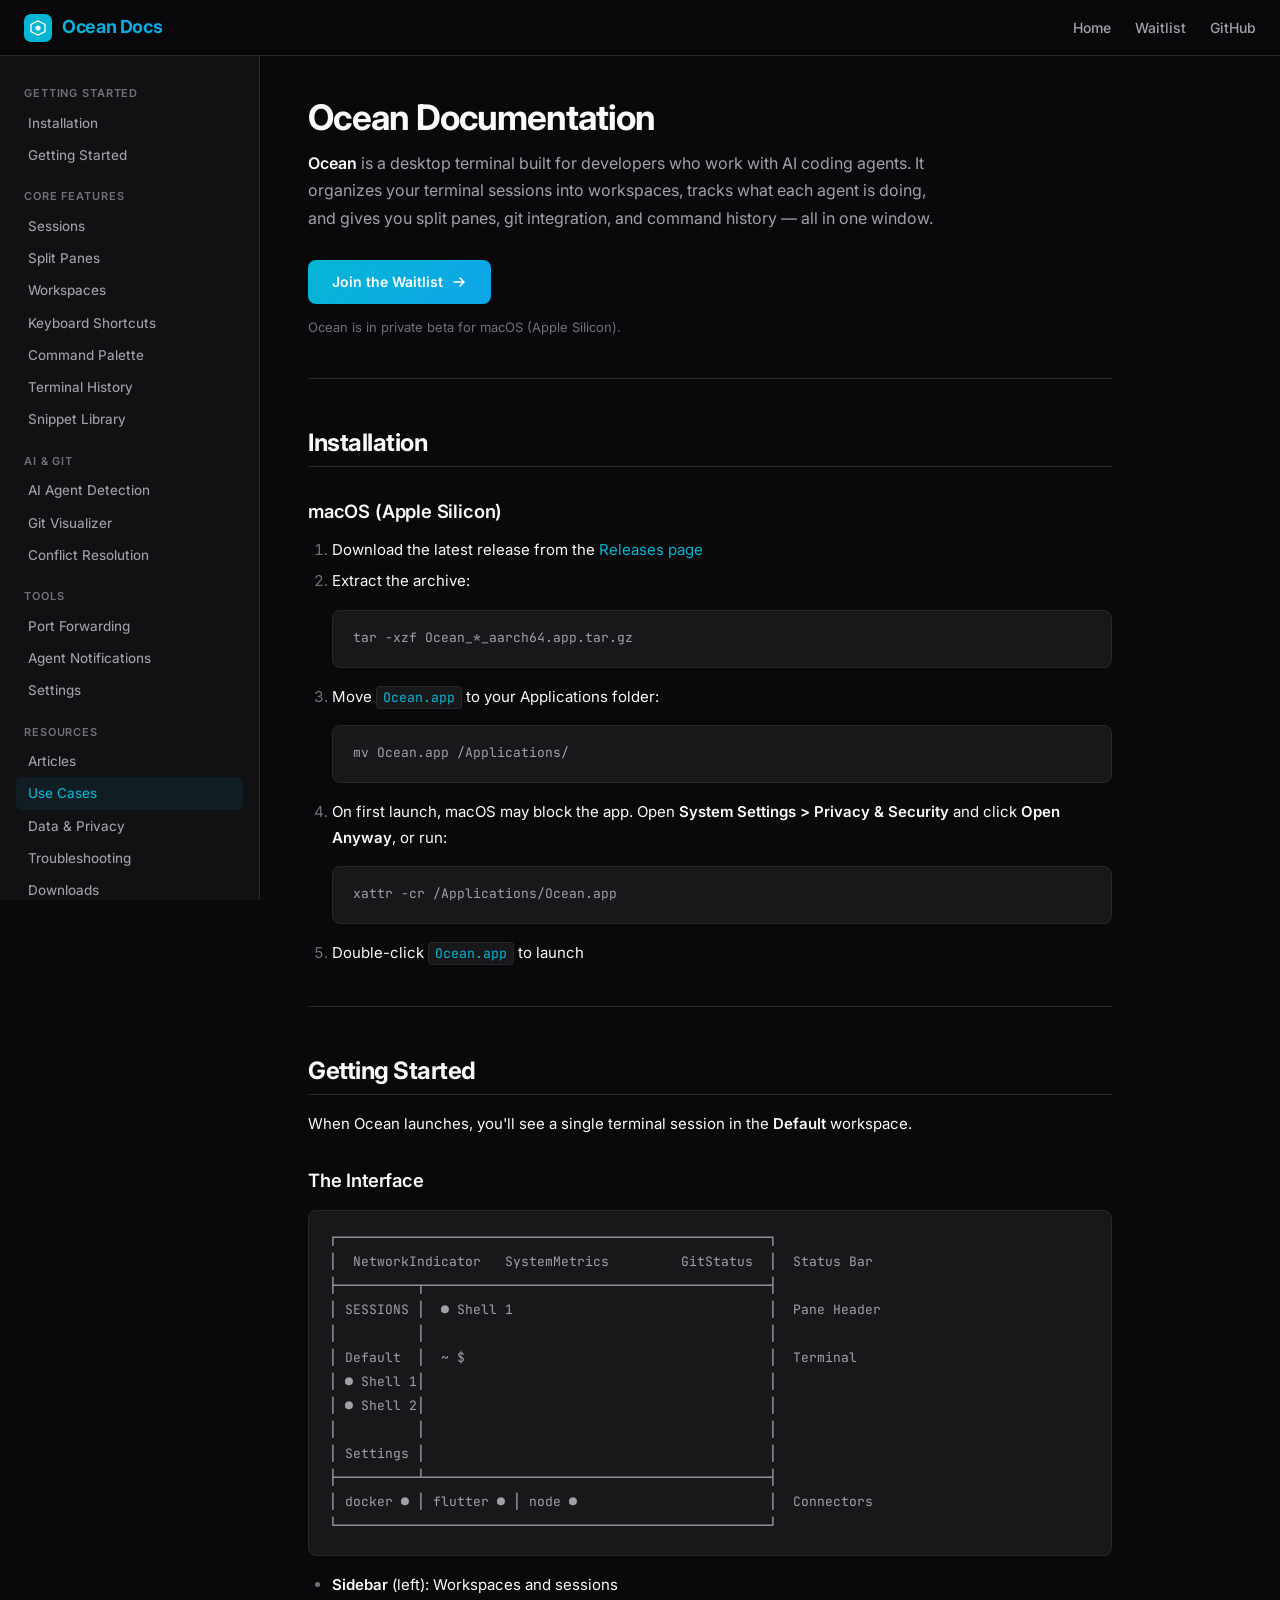
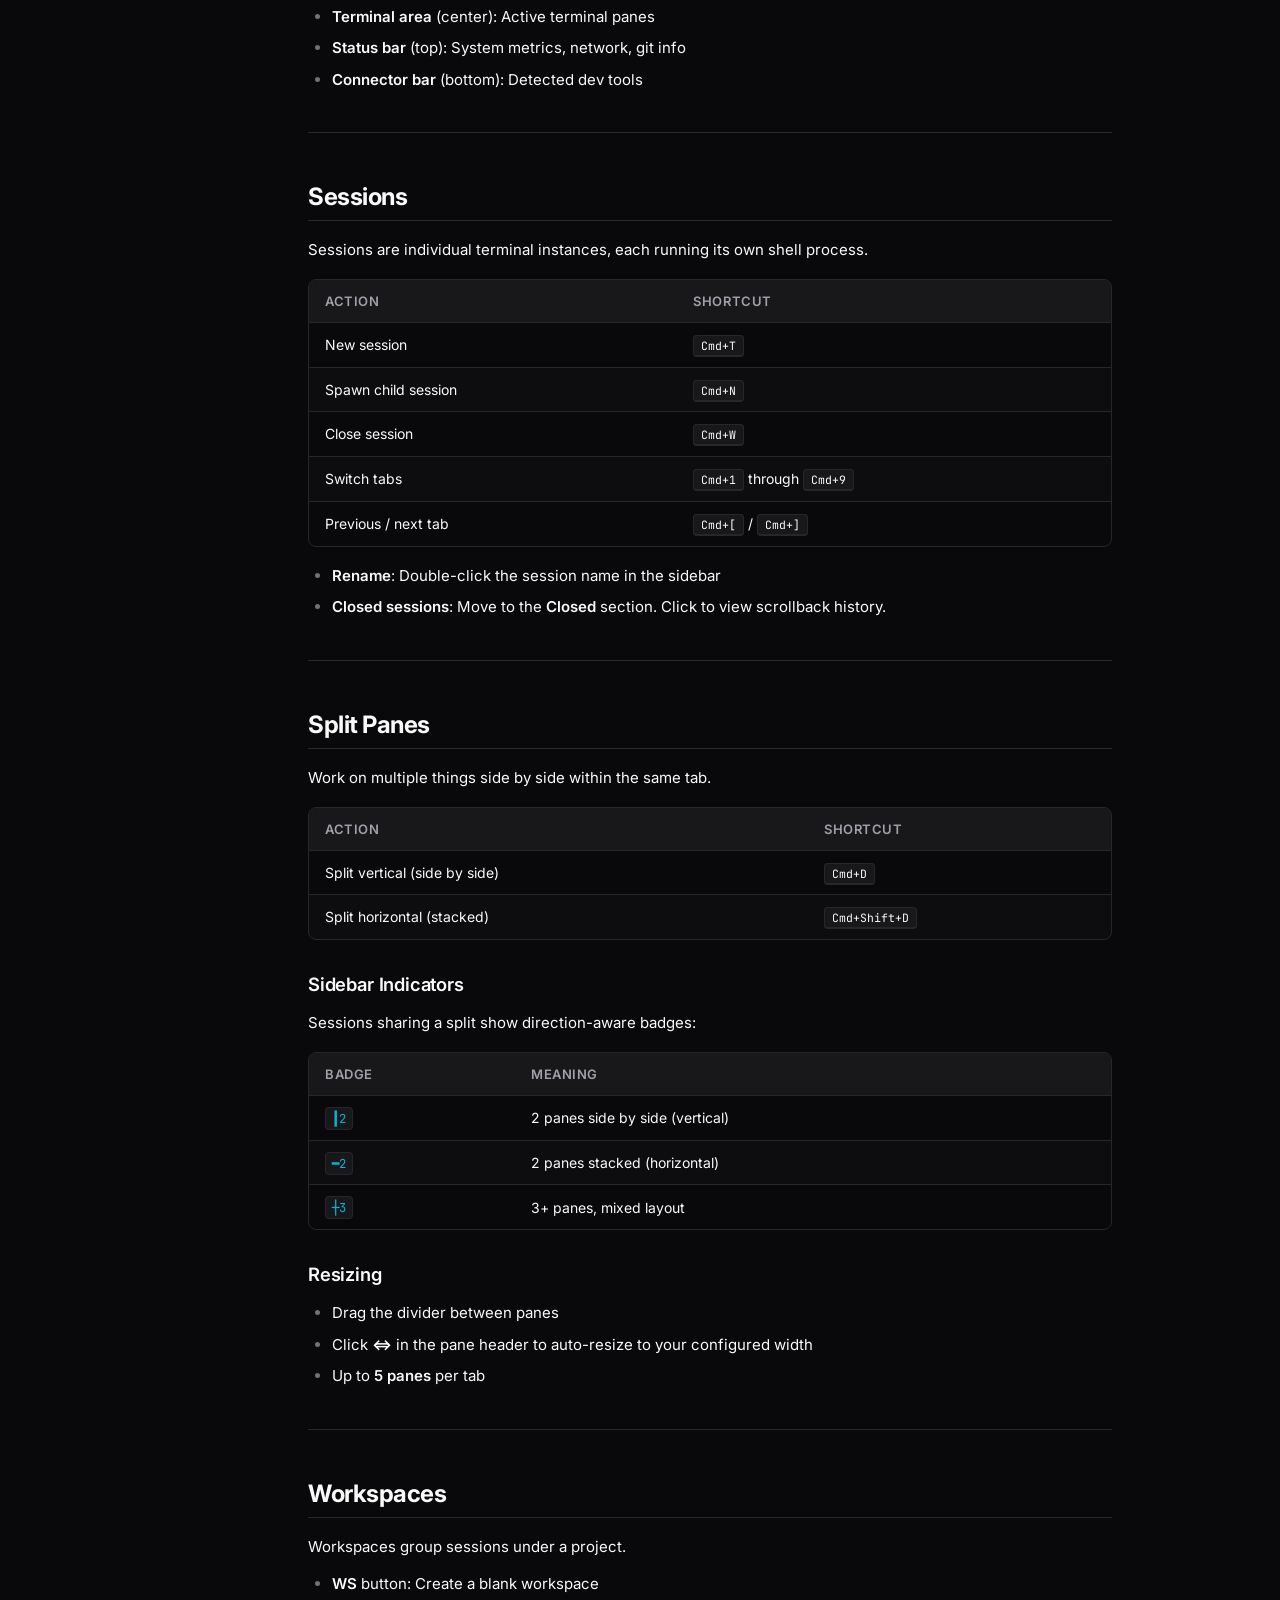
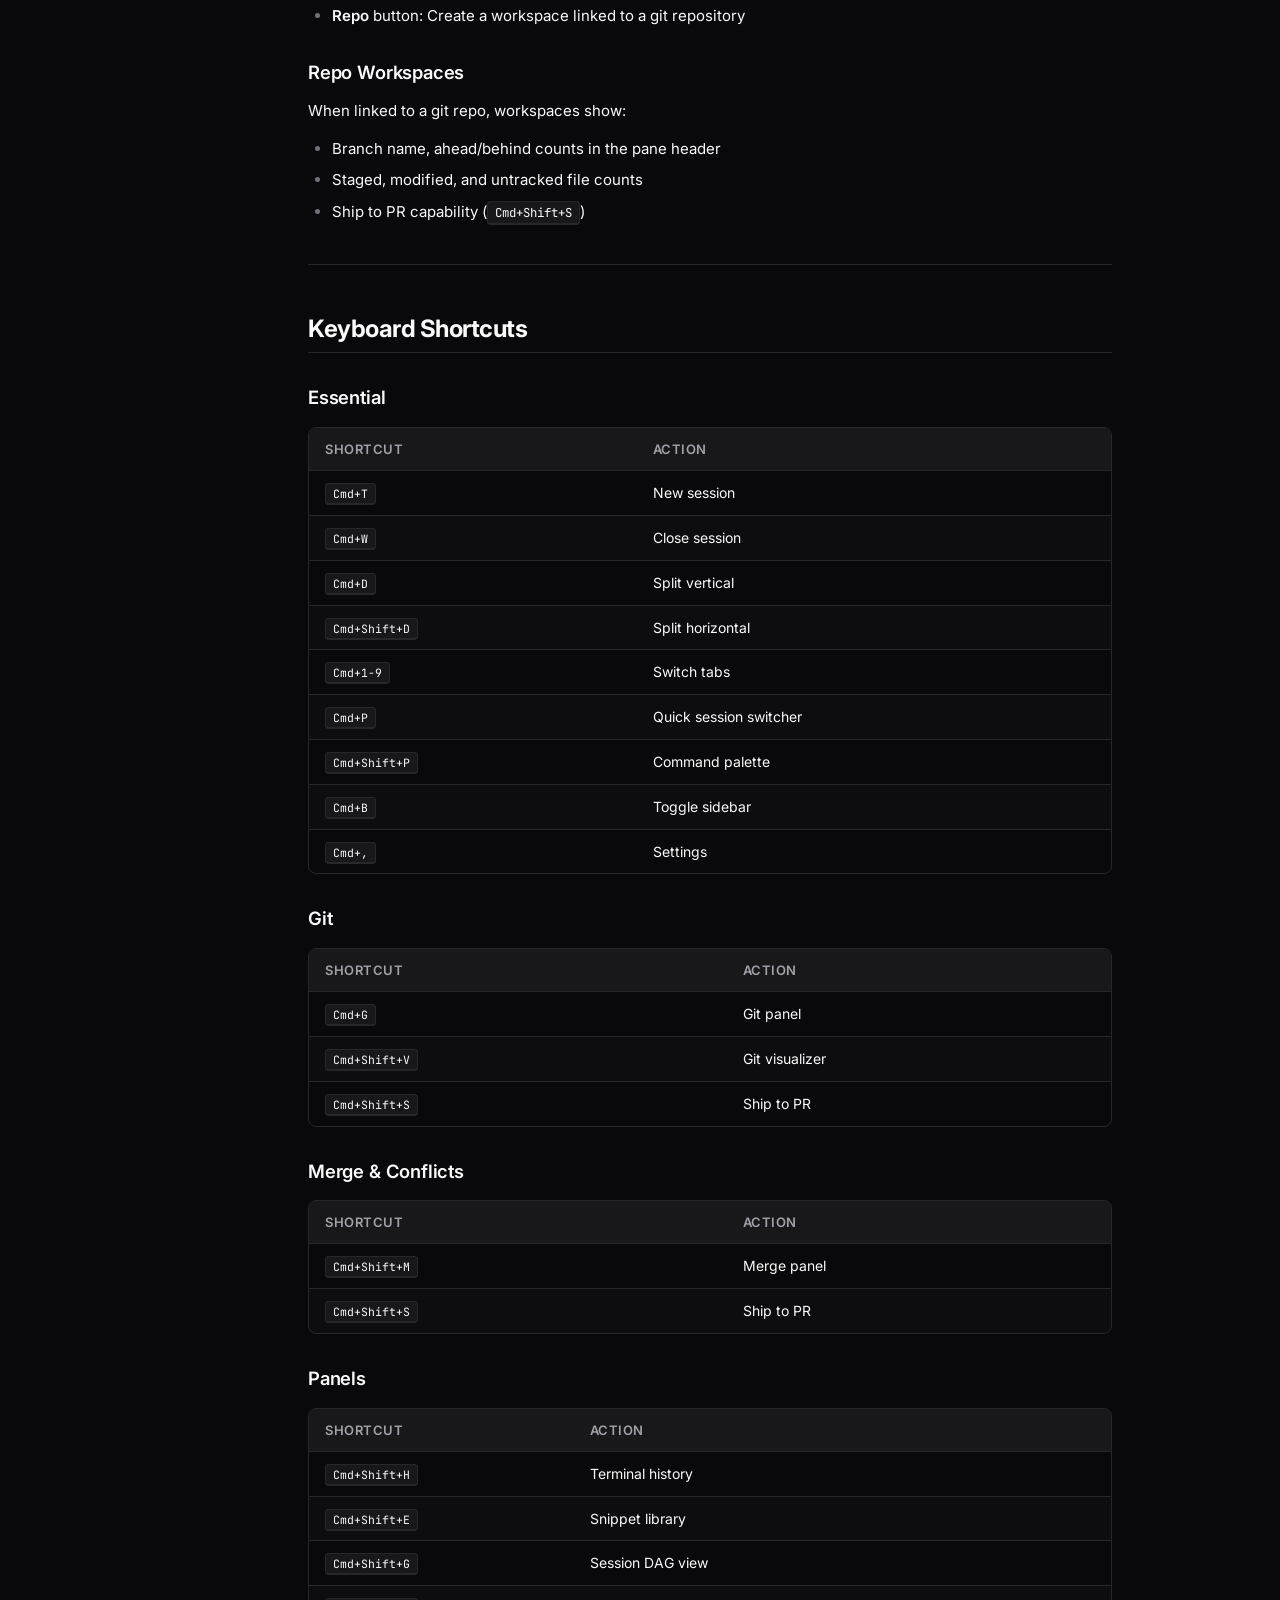
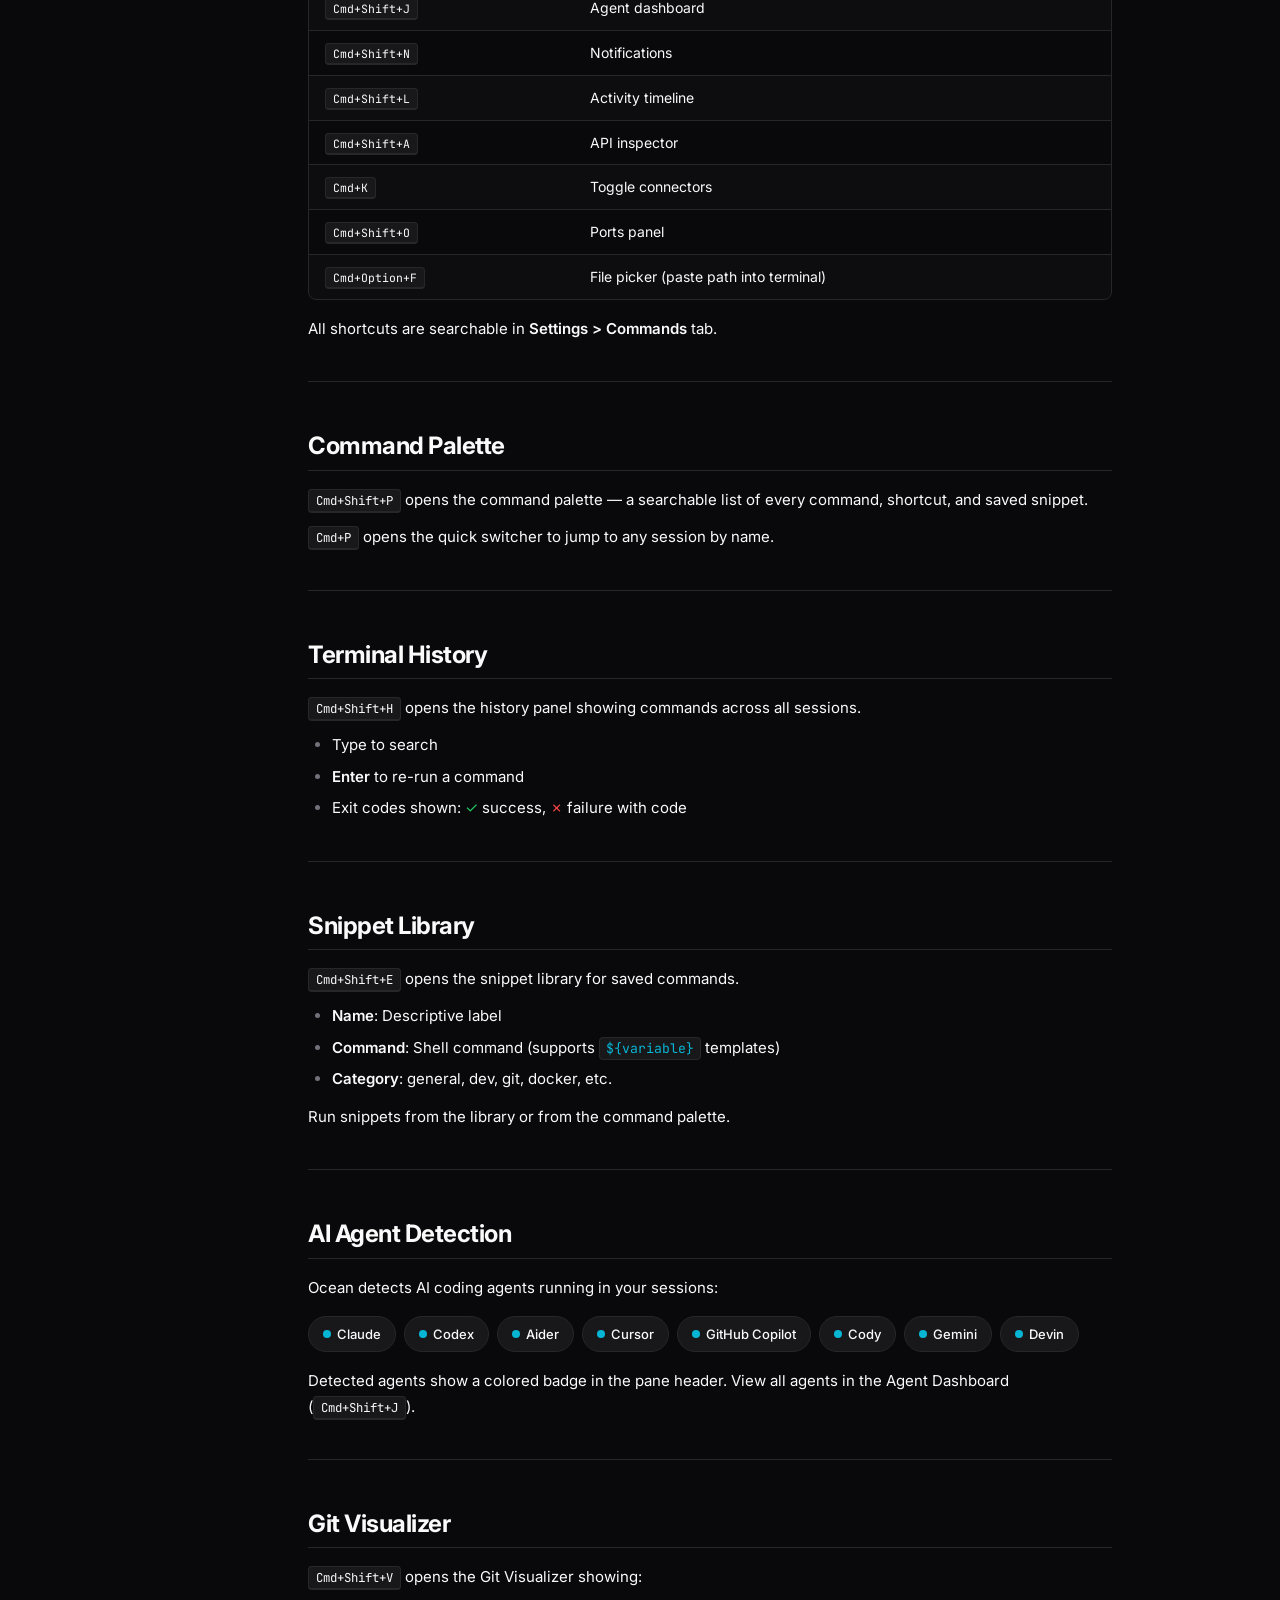
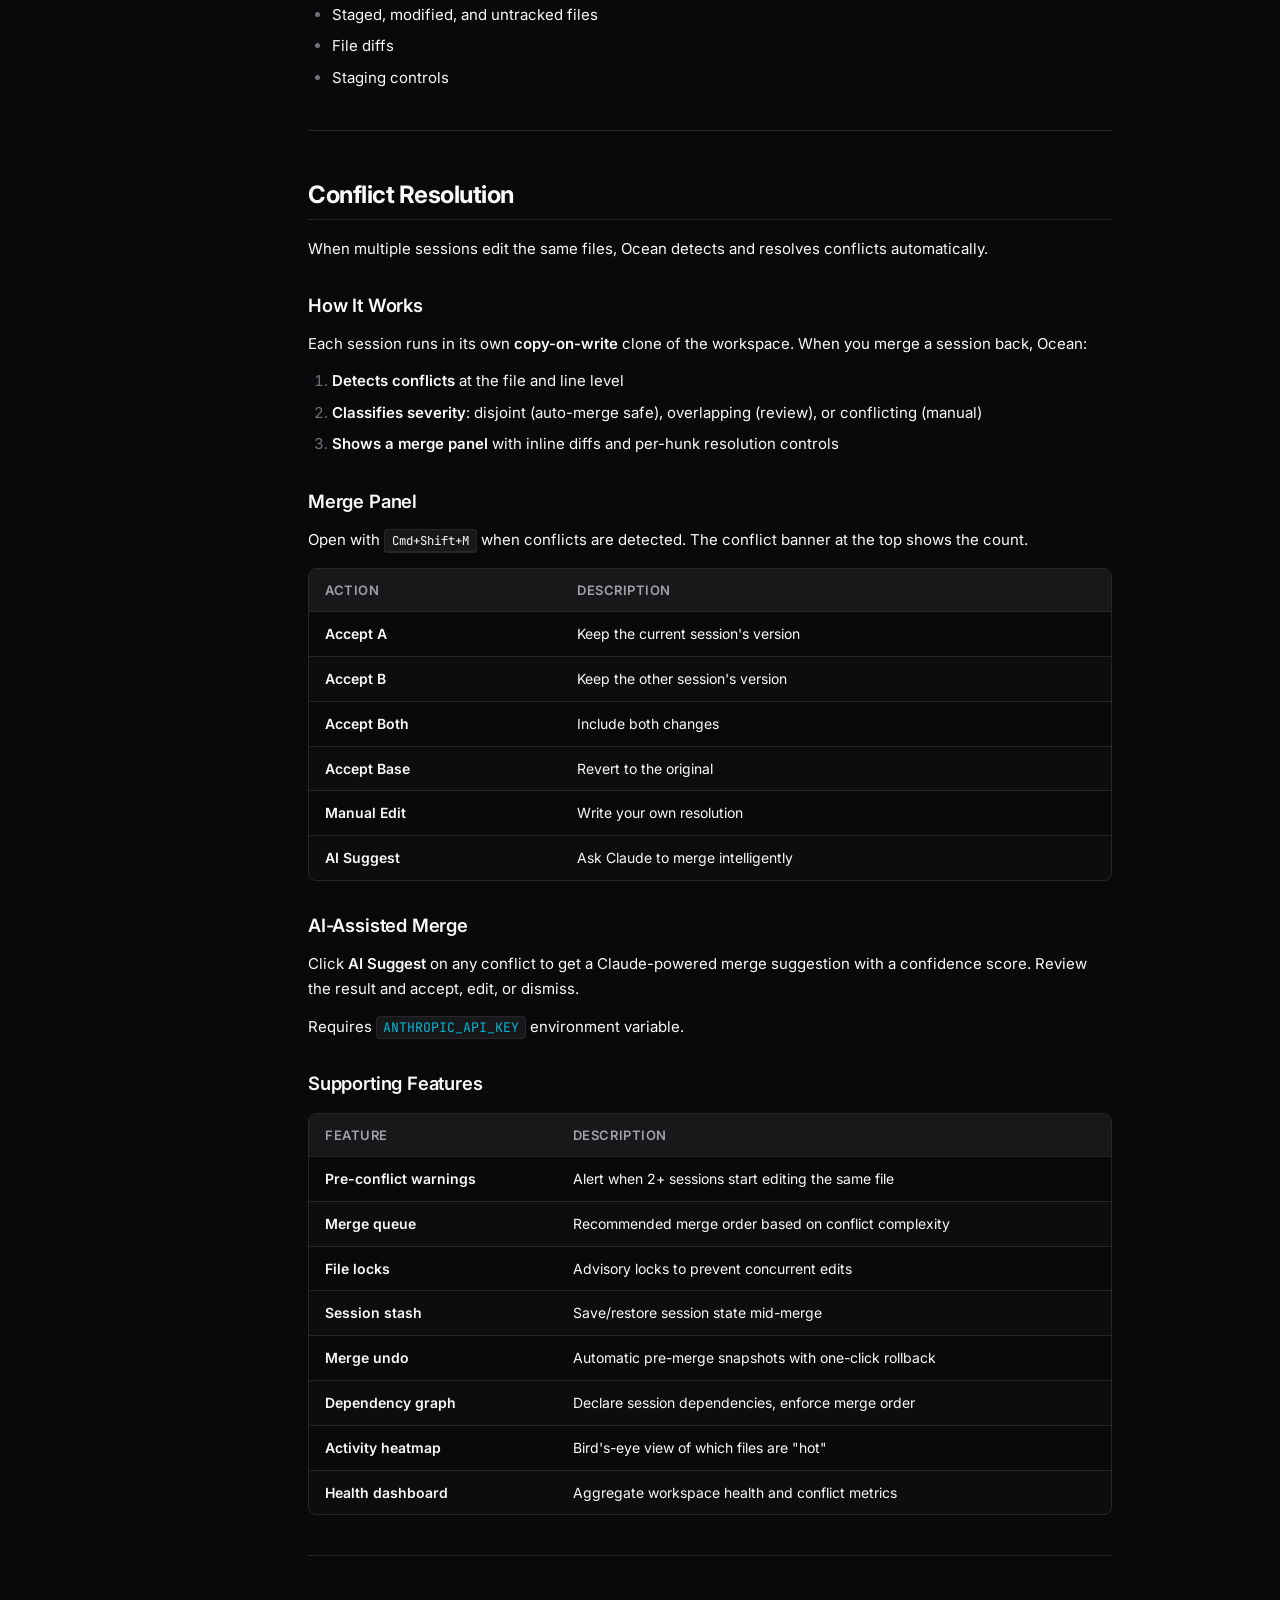
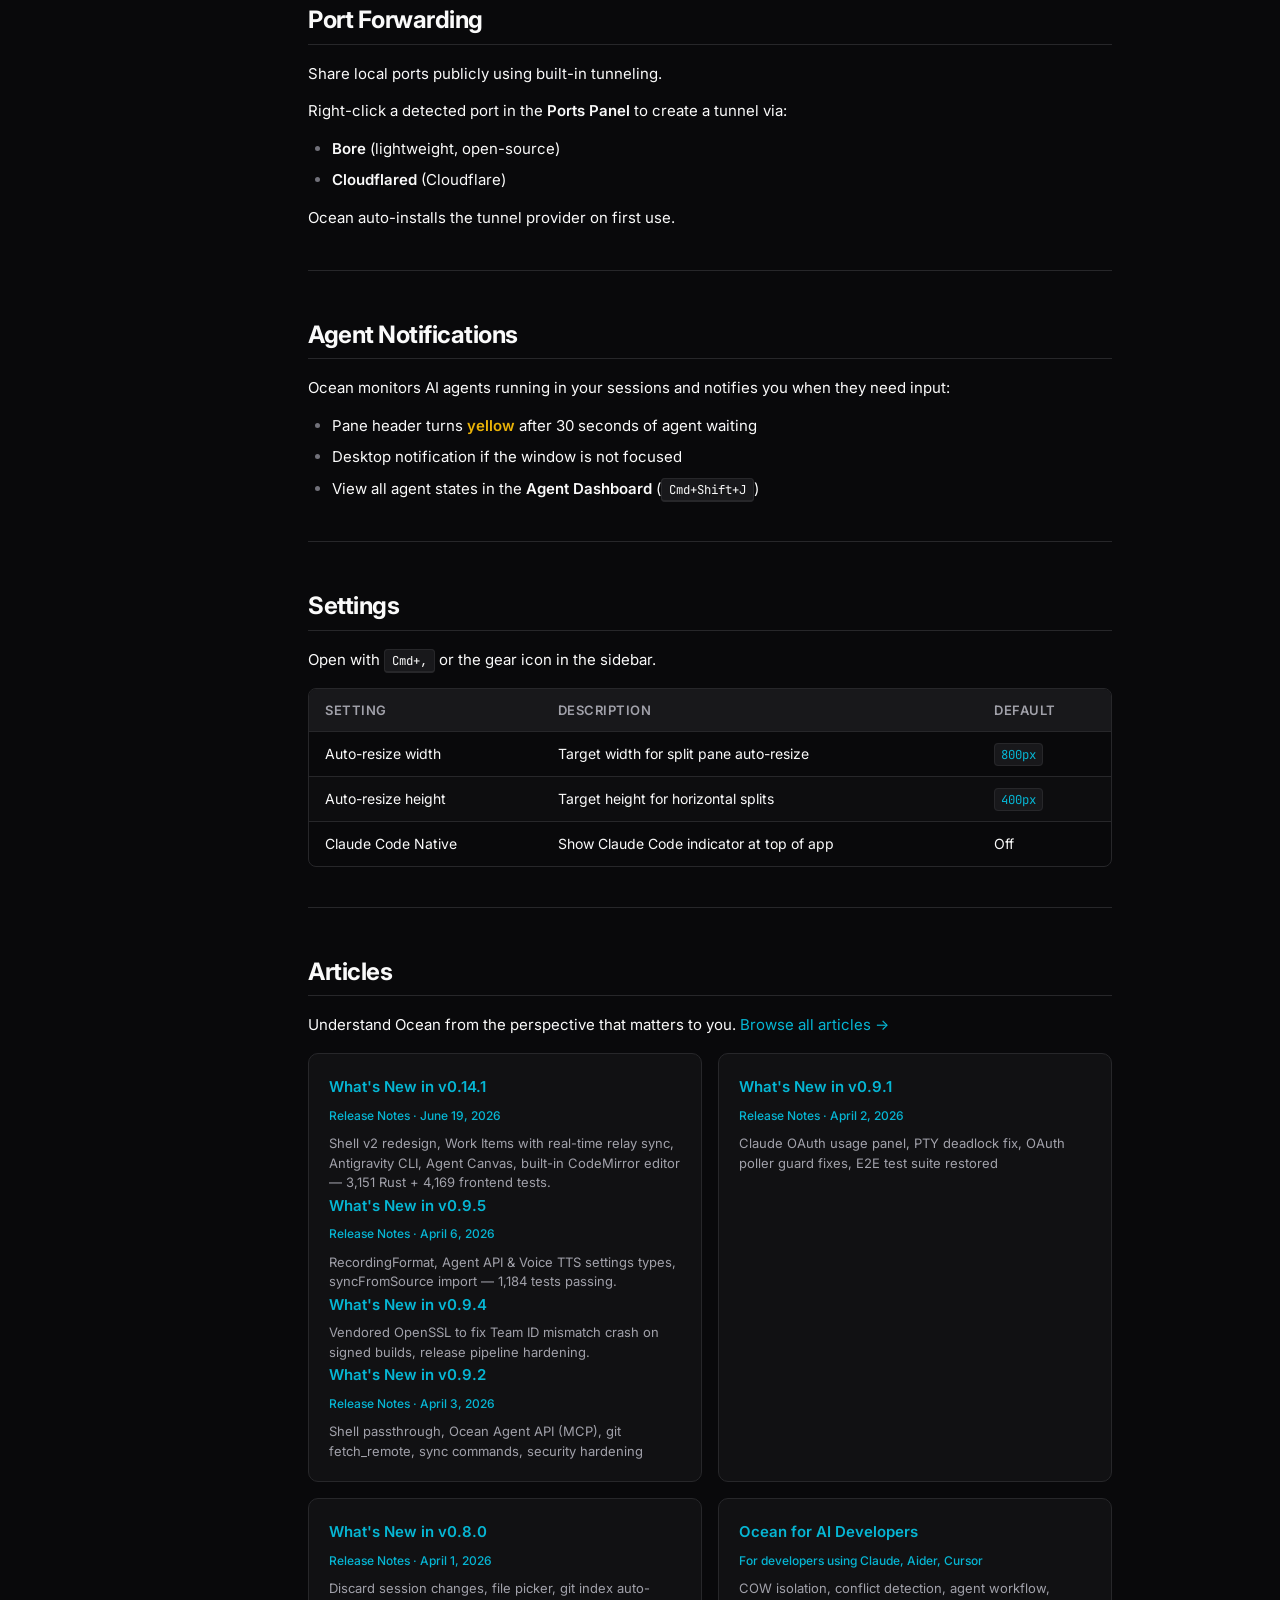
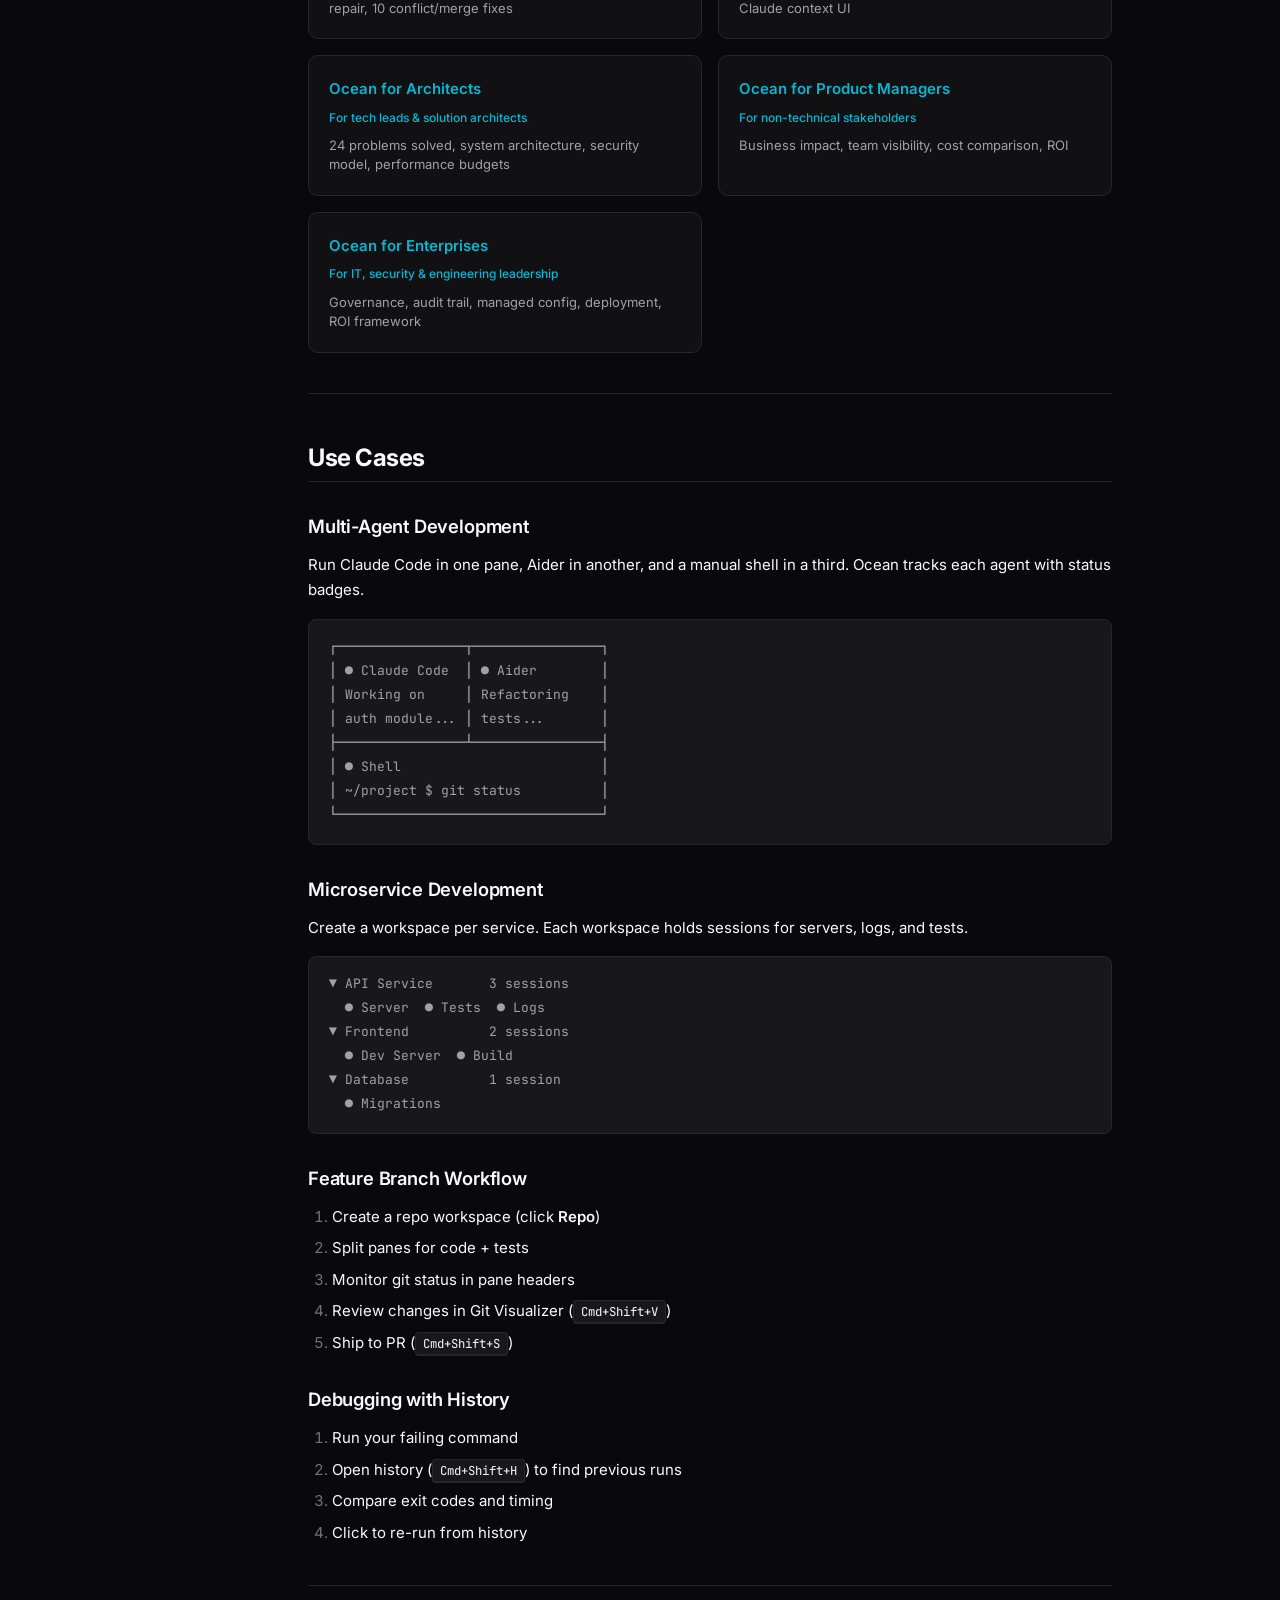
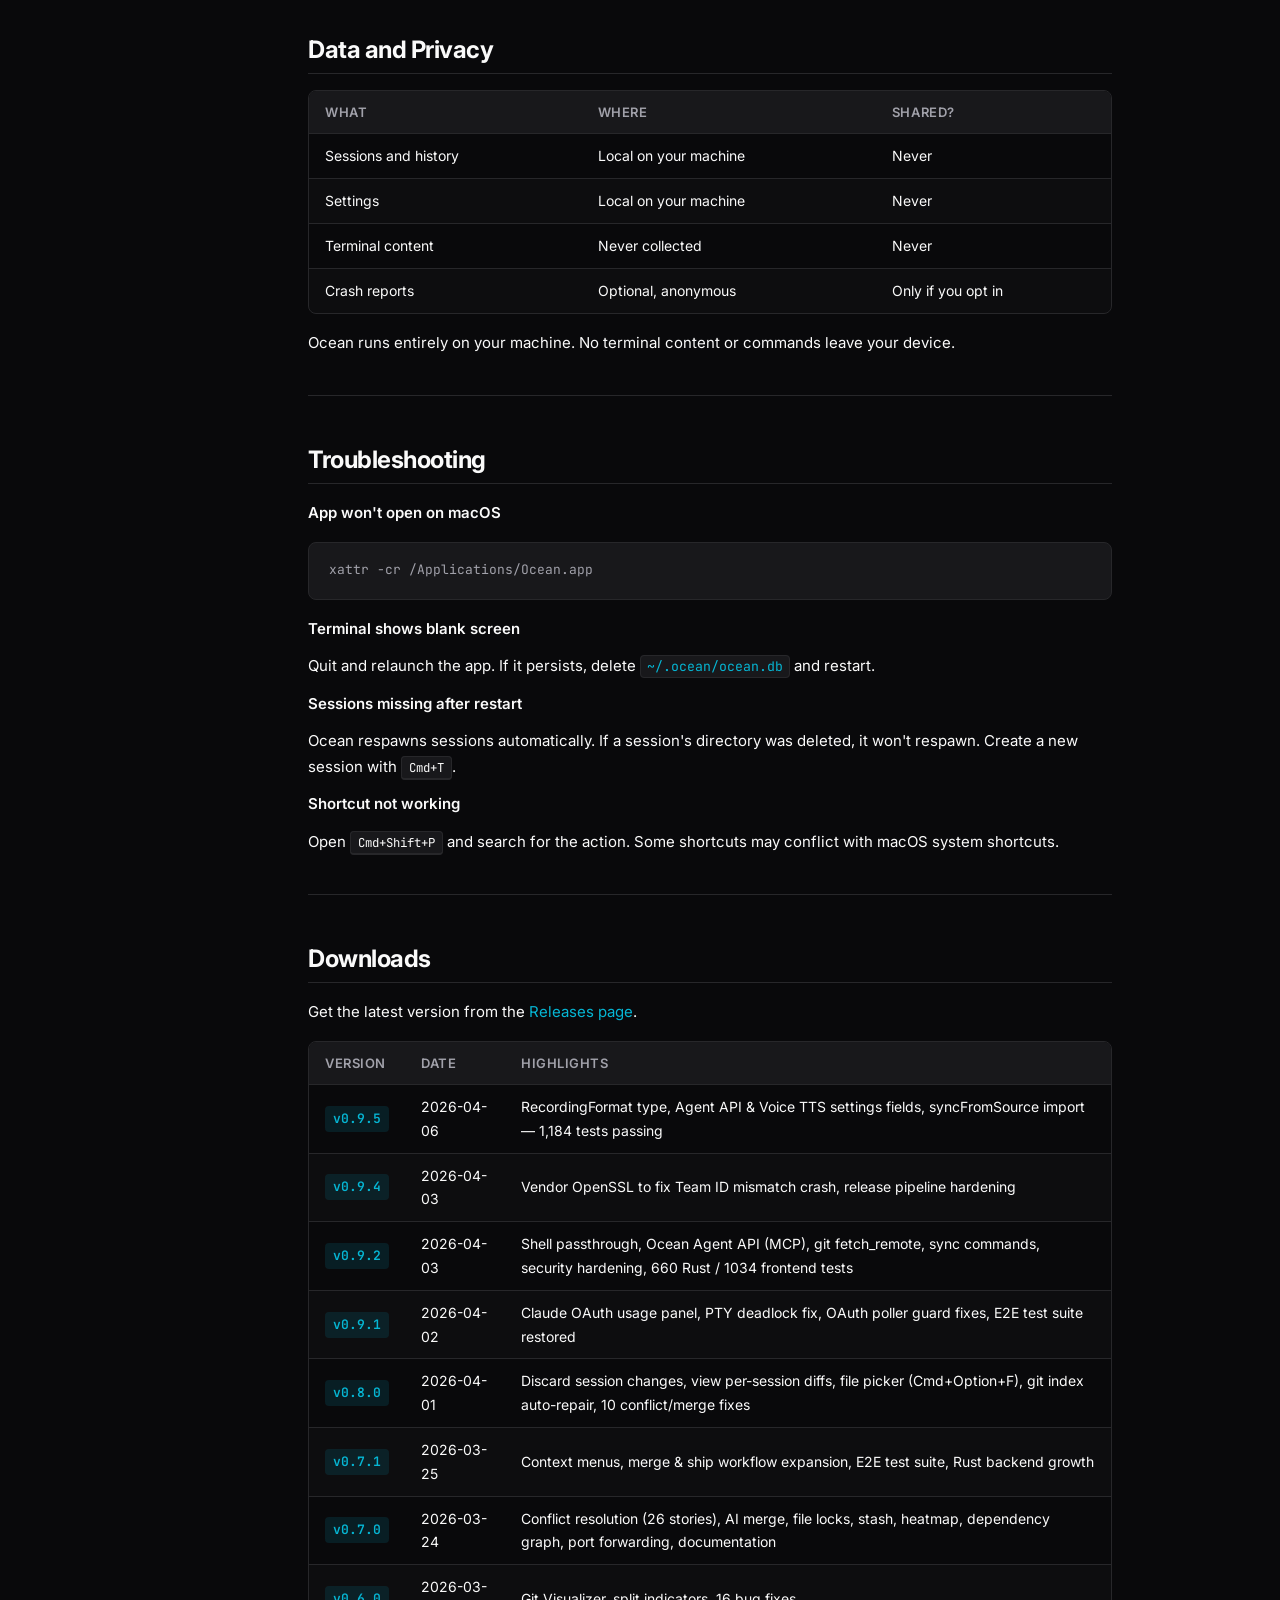
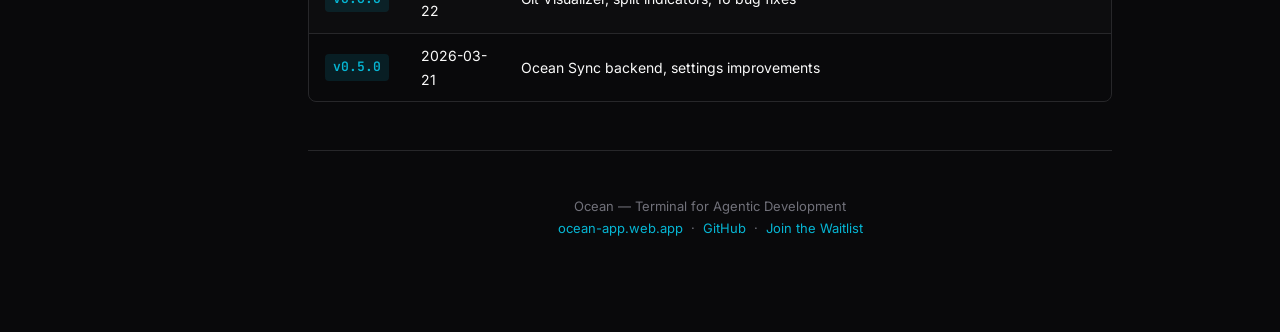
<file: ocean-doc/index.html>
<!DOCTYPE html>
<html lang="en">
<head>
<meta charset="UTF-8">
<meta name="viewport" content="width=device-width, initial-scale=1.0">
<title>Ocean Docs - Terminal for Agentic Development</title>
<meta name="description" content="Documentation for Ocean, a desktop terminal built for developers who work with AI coding agents.">
<meta name="keywords" content="Ocean documentation, terminal docs, AI agent guide, agentic development manual, session isolation docs">
<meta name="author" content="Ocean Team">

<!-- Open Graph / Facebook -->
<meta property="og:type" content="website">
<meta property="og:url" content="https://getocean.dev/docs">
<meta property="og:title" content="Ocean Docs - Terminal for Agentic Development">
<meta property="og:description" content="Detailed documentation for Ocean terminal features, shortcuts, and multi-agent workflows.">
<meta property="og:image" content="https://getocean.dev/home.png">

<!-- Twitter -->
<meta name="twitter:card" content="summary_large_image">
<meta property="twitter:url" content="https://getocean.dev/docs">
<meta name="twitter:title" content="Ocean Docs - Terminal for Agentic Development">
<meta name="twitter:description" content="Detailed documentation for Ocean terminal features, shortcuts, and multi-agent workflows.">
<meta name="twitter:image" content="https://getocean.dev/home.png">

<!-- Canonical -->
<link rel="canonical" href="https://getocean.dev/docs">
<link rel="preconnect" href="https://fonts.googleapis.com">
<link rel="preconnect" href="https://fonts.gstatic.com" crossorigin>
<link href="https://fonts.googleapis.com/css2?family=Inter:wght@400;500;600;700&family=JetBrains+Mono:wght@400;500&display=swap" rel="stylesheet">
<style>
  :root {
    --bg: #09090b;
    --surface: #111113;
    --surface-2: #18181b;
    --border: #27272a;
    --text: #fafafa;
    --muted: #a1a1aa;
    --dim: #71717a;
    --accent: #06b6d4;
    --accent-2: #0ea5e9;
    --green: #22c55e;
    --font-sans: 'Inter', -apple-system, BlinkMacSystemFont, sans-serif;
    --font-mono: 'JetBrains Mono', 'Fira Code', monospace;
    --sidebar-width: 260px;
    --nav-height: 56px;
  }

  *, *::before, *::after {
    box-sizing: border-box;
    margin: 0;
    padding: 0;
  }

  html {
    scroll-behavior: smooth;
    scroll-padding-top: calc(var(--nav-height) + 24px);
  }

  body {
    font-family: var(--font-sans);
    background: var(--bg);
    color: var(--text);
    line-height: 1.7;
    font-size: 15px;
    -webkit-font-smoothing: antialiased;
    -moz-osx-font-smoothing: grayscale;
  }

  /* ── Nav ─────────────────────────────────── */
  .nav {
    position: fixed;
    top: 0;
    left: 0;
    right: 0;
    height: var(--nav-height);
    background: rgba(9, 9, 11, 0.85);
    backdrop-filter: blur(12px);
    -webkit-backdrop-filter: blur(12px);
    border-bottom: 1px solid var(--border);
    display: flex;
    align-items: center;
    justify-content: space-between;
    padding: 0 24px;
    z-index: 100;
  }

  .nav-left {
    display: flex;
    align-items: center;
    gap: 12px;
  }

  .nav-logo {
    display: flex;
    align-items: center;
    gap: 10px;
    text-decoration: none;
    color: var(--text);
    font-weight: 700;
    font-size: 18px;
    letter-spacing: -0.02em;
  }

  .nav-logo svg {
    width: 28px;
    height: 28px;
  }

  .nav-logo span {
    background: linear-gradient(135deg, var(--accent), var(--accent-2));
    -webkit-background-clip: text;
    -webkit-text-fill-color: transparent;
    background-clip: text;
  }

  .nav-links {
    display: flex;
    align-items: center;
    gap: 24px;
  }

  .nav-links a {
    color: var(--muted);
    text-decoration: none;
    font-size: 14px;
    font-weight: 500;
    transition: color 0.2s;
  }

  .nav-links a:hover {
    color: var(--text);
  }

  .hamburger {
    display: none;
    background: none;
    border: none;
    cursor: pointer;
    padding: 4px;
    color: var(--muted);
  }

  .hamburger svg {
    width: 24px;
    height: 24px;
  }

  /* ── Layout ──────────────────────────────── */
  .layout {
    display: flex;
    padding-top: var(--nav-height);
    min-height: 100vh;
  }

  /* ── Sidebar ─────────────────────────────── */
  .sidebar {
    position: fixed;
    top: var(--nav-height);
    left: 0;
    bottom: 0;
    width: var(--sidebar-width);
    background: var(--surface);
    border-right: 1px solid var(--border);
    overflow-y: auto;
    padding: 20px 0;
    z-index: 50;
    transition: transform 0.3s ease;
  }

  .sidebar::-webkit-scrollbar {
    width: 4px;
  }

  .sidebar::-webkit-scrollbar-track {
    background: transparent;
  }

  .sidebar::-webkit-scrollbar-thumb {
    background: var(--border);
    border-radius: 2px;
  }

  .sidebar-section {
    padding: 0 16px;
    margin-bottom: 8px;
  }

  .sidebar-section-title {
    font-size: 11px;
    font-weight: 600;
    text-transform: uppercase;
    letter-spacing: 0.08em;
    color: var(--dim);
    padding: 8px 8px 4px;
  }

  .sidebar a {
    display: block;
    padding: 6px 12px;
    color: var(--muted);
    text-decoration: none;
    font-size: 13.5px;
    font-weight: 450;
    border-radius: 6px;
    transition: all 0.15s;
    line-height: 1.5;
  }

  .sidebar a:hover {
    color: var(--text);
    background: var(--surface-2);
  }

  .sidebar a.active {
    color: var(--accent);
    background: rgba(6, 182, 212, 0.08);
  }

  .sidebar-overlay {
    display: none;
    position: fixed;
    inset: 0;
    background: rgba(0,0,0,0.5);
    z-index: 40;
  }

  /* ── Content ─────────────────────────────── */
  .content {
    margin-left: var(--sidebar-width);
    flex: 1;
    min-width: 0;
    padding: 40px 48px 80px;
    max-width: 900px;
  }

  .content > *:first-child {
    margin-top: 0;
  }

  /* ── Typography ──────────────────────────── */
  h1 {
    font-size: 2rem;
    font-weight: 700;
    letter-spacing: -0.03em;
    line-height: 1.2;
    margin: 48px 0 16px;
    color: var(--text);
  }

  h1:first-child {
    margin-top: 0;
  }

  h2 {
    font-size: 1.5rem;
    font-weight: 700;
    letter-spacing: -0.02em;
    line-height: 1.3;
    margin: 48px 0 16px;
    padding-bottom: 8px;
    border-bottom: 1px solid var(--border);
    color: var(--text);
  }

  h3 {
    font-size: 1.15rem;
    font-weight: 600;
    letter-spacing: -0.01em;
    line-height: 1.4;
    margin: 32px 0 12px;
    color: var(--text);
  }

  p {
    margin: 12px 0;
    color: var(--text);
  }

  a {
    color: var(--accent);
    text-decoration: none;
    transition: color 0.15s;
  }

  a:hover {
    color: var(--accent-2);
    text-decoration: underline;
  }

  strong {
    font-weight: 600;
    color: var(--text);
  }

  hr {
    border: none;
    border-top: 1px solid var(--border);
    margin: 40px 0;
  }

  ul, ol {
    margin: 12px 0;
    padding-left: 24px;
  }

  li {
    margin: 6px 0;
    color: var(--text);
  }

  li::marker {
    color: var(--dim);
  }

  /* ── Code ────────────────────────────────── */
  code {
    font-family: var(--font-mono);
    font-size: 0.88em;
    background: var(--surface-2);
    border: 1px solid var(--border);
    padding: 2px 6px;
    border-radius: 4px;
    color: var(--accent);
  }

  pre {
    margin: 16px 0;
    padding: 16px 20px;
    background: var(--surface-2);
    border: 1px solid var(--border);
    border-radius: 8px;
    overflow-x: auto;
    line-height: 1.6;
  }

  pre code {
    background: none;
    border: none;
    padding: 0;
    font-size: 13px;
    color: var(--muted);
  }

  /* ── Tables ──────────────────────────────── */
  .table-wrap {
    overflow-x: auto;
    margin: 16px 0;
    border-radius: 8px;
    border: 1px solid var(--border);
  }

  table {
    width: 100%;
    border-collapse: collapse;
    font-size: 14px;
  }

  thead th {
    background: var(--surface-2);
    padding: 10px 16px;
    text-align: left;
    font-weight: 600;
    font-size: 13px;
    color: var(--muted);
    text-transform: uppercase;
    letter-spacing: 0.04em;
    border-bottom: 1px solid var(--border);
  }

  tbody td {
    padding: 10px 16px;
    border-bottom: 1px solid var(--border);
    color: var(--text);
  }

  tbody tr:last-child td {
    border-bottom: none;
  }

  tbody tr:nth-child(even) {
    background: rgba(255,255,255,0.015);
  }

  tbody tr:hover {
    background: rgba(6, 182, 212, 0.04);
  }

  /* ── kbd ─────────────────────────────────── */
  kbd {
    font-family: var(--font-mono);
    font-size: 0.82em;
    background: var(--surface-2);
    border: 1px solid var(--border);
    border-bottom-width: 2px;
    padding: 2px 7px;
    border-radius: 4px;
    color: var(--text);
    white-space: nowrap;
  }

  /* ── Agent badges ────────────────────────── */
  .agent-badges {
    display: flex;
    flex-wrap: wrap;
    gap: 8px;
    margin: 16px 0;
  }

  .agent-badge {
    display: inline-flex;
    align-items: center;
    padding: 6px 14px;
    background: var(--surface-2);
    border: 1px solid var(--border);
    border-radius: 20px;
    font-size: 13px;
    font-weight: 500;
    color: var(--text);
    gap: 6px;
  }

  .agent-badge::before {
    content: '';
    width: 8px;
    height: 8px;
    border-radius: 50%;
    background: var(--accent);
  }

  /* ── Intro hero ──────────────────────────── */
  .intro-hero {
    margin-bottom: 32px;
  }

  .intro-hero h1 {
    font-size: 2.2rem;
    margin-bottom: 12px;
  }

  .intro-hero p {
    font-size: 16px;
    color: var(--muted);
    line-height: 1.7;
    max-width: 640px;
  }

  .waitlist-cta {
    display: inline-flex;
    align-items: center;
    gap: 8px;
    margin-top: 16px;
    padding: 10px 24px;
    background: linear-gradient(135deg, var(--accent), var(--accent-2));
    color: #fff;
    font-weight: 600;
    font-size: 14px;
    border-radius: 8px;
    text-decoration: none;
    transition: opacity 0.2s;
  }

  .waitlist-cta:hover {
    opacity: 0.9;
    text-decoration: none;
    color: #fff;
  }

  /* ── Articles grid ───────────────────────── */
  .articles-grid {
    display: grid;
    grid-template-columns: repeat(auto-fill, minmax(280px, 1fr));
    gap: 16px;
    margin: 16px 0;
  }

  .article-card {
    background: var(--surface);
    border: 1px solid var(--border);
    border-radius: 10px;
    padding: 20px;
    transition: border-color 0.2s;
  }

  .article-card:hover {
    border-color: var(--accent);
  }

  .article-card h4 {
    font-size: 15px;
    font-weight: 600;
    margin-bottom: 6px;
    color: var(--text);
  }

  .article-card .for {
    font-size: 12px;
    color: var(--accent);
    font-weight: 500;
    margin-bottom: 8px;
  }

  .article-card p {
    font-size: 13px;
    color: var(--muted);
    margin: 0;
    line-height: 1.5;
  }

  /* ── Use case diagrams ───────────────────── */
  .use-case {
    margin: 24px 0;
  }

  /* ── Version table highlight ─────────────── */
  .version-badge {
    display: inline-block;
    padding: 2px 8px;
    background: rgba(6, 182, 212, 0.12);
    color: var(--accent);
    border-radius: 4px;
    font-size: 13px;
    font-weight: 600;
    font-family: var(--font-mono);
  }

  /* ── Responsive ──────────────────────────── */
  @media (max-width: 900px) {
    .content {
      padding: 32px 24px 60px;
    }
  }

  @media (max-width: 768px) {
    .hamburger {
      display: block;
    }

    .nav-links {
      display: none;
    }

    .nav-links.show {
      display: flex;
      position: absolute;
      top: var(--nav-height);
      right: 0;
      background: var(--surface);
      border: 1px solid var(--border);
      border-radius: 0 0 8px 8px;
      flex-direction: column;
      padding: 12px 20px;
      gap: 12px;
    }

    .sidebar {
      transform: translateX(-100%);
    }

    .sidebar.open {
      transform: translateX(0);
    }

    .sidebar-overlay.show {
      display: block;
    }

    .content {
      margin-left: 0;
      padding: 24px 16px 60px;
    }

    h1 { font-size: 1.6rem; }
    h2 { font-size: 1.25rem; }

    .articles-grid {
      grid-template-columns: 1fr;
    }
  }
</style>
</head>
<body>

<!-- ── Nav ────────────────────────────────────────── -->
<nav class="nav">
  <div class="nav-left">
    <button class="hamburger" onclick="toggleSidebar()" aria-label="Toggle menu">
      <svg viewBox="0 0 24 24" fill="none" stroke="currentColor" stroke-width="2" stroke-linecap="round"><line x1="3" y1="6" x2="21" y2="6"/><line x1="3" y1="12" x2="21" y2="12"/><line x1="3" y1="18" x2="21" y2="18"/></svg>
    </button>
    <a href="#" class="nav-logo">
      <svg viewBox="0 0 32 32" fill="none" xmlns="http://www.w3.org/2000/svg">
        <rect width="32" height="32" rx="8" fill="url(#logo-grad)"/>
        <path d="M8 12 L16 8 L24 12 L24 20 L16 24 L8 20Z" stroke="#fff" stroke-width="1.5" fill="none"/>
        <circle cx="16" cy="16" r="3" fill="#fff" opacity="0.9"/>
        <defs><linearGradient id="logo-grad" x1="0" y1="0" x2="32" y2="32"><stop stop-color="#06b6d4"/><stop offset="1" stop-color="#0ea5e9"/></linearGradient></defs>
      </svg>
      <span>Ocean Docs</span>
    </a>
  </div>
  <div class="nav-links" id="navLinks">
    <a href="https://ocean-app.web.app">Home</a>
    <a href="https://joinocean.web.app">Waitlist</a>
    <a href="https://github.com/viveky259259/ocean-releases" target="_blank" rel="noopener">GitHub</a>
  </div>
</nav>

<!-- ── Sidebar Overlay ───────────────────────────── -->
<div class="sidebar-overlay" id="sidebarOverlay" onclick="closeSidebar()"></div>

<!-- ── Sidebar ───────────────────────────────────── -->
<aside class="sidebar" id="sidebar">
  <div class="sidebar-section">
    <div class="sidebar-section-title">Getting Started</div>
    <a href="#installation">Installation</a>
    <a href="#getting-started">Getting Started</a>
  </div>
  <div class="sidebar-section">
    <div class="sidebar-section-title">Core Features</div>
    <a href="#sessions">Sessions</a>
    <a href="#split-panes">Split Panes</a>
    <a href="#workspaces">Workspaces</a>
    <a href="#keyboard-shortcuts">Keyboard Shortcuts</a>
    <a href="#command-palette">Command Palette</a>
    <a href="#terminal-history">Terminal History</a>
    <a href="#snippet-library">Snippet Library</a>
  </div>
  <div class="sidebar-section">
    <div class="sidebar-section-title">AI & Git</div>
    <a href="#ai-agent-detection">AI Agent Detection</a>
    <a href="#git-visualizer">Git Visualizer</a>
    <a href="#conflict-resolution">Conflict Resolution</a>
  </div>
  <div class="sidebar-section">
    <div class="sidebar-section-title">Tools</div>
    <a href="#port-forwarding">Port Forwarding</a>
    <a href="#agent-notifications">Agent Notifications</a>
    <a href="#settings">Settings</a>
  </div>
  <div class="sidebar-section">
    <div class="sidebar-section-title">Resources</div>
    <a href="#articles">Articles</a>
    <a href="#use-cases">Use Cases</a>
    <a href="#data-and-privacy">Data & Privacy</a>
    <a href="#troubleshooting">Troubleshooting</a>
    <a href="#downloads">Downloads</a>
  </div>
</aside>

<!-- ── Main Content ──────────────────────────────── -->
<div class="layout">
<main class="content">

<!-- Intro -->
<section class="intro-hero" id="ocean-documentation">
  <h1>Ocean Documentation</h1>
  <p><strong>Ocean</strong> is a desktop terminal built for developers who work with AI coding agents. It organizes your terminal sessions into workspaces, tracks what each agent is doing, and gives you split panes, git integration, and command history &mdash; all in one window.</p>
  <a href="https://forms.gle/4RQFThD8KF6Vu1Su6" class="waitlist-cta" target="_blank" rel="noopener">
    Join the Waitlist
    <svg width="16" height="16" viewBox="0 0 16 16" fill="none"><path d="M3 8h10M9 4l4 4-4 4" stroke="currentColor" stroke-width="1.5" stroke-linecap="round" stroke-linejoin="round"/></svg>
  </a>
  <p style="margin-top:12px; font-size:13px; color:var(--dim);">Ocean is in private beta for macOS (Apple Silicon).</p>
</section>

<hr>

<!-- Installation -->
<h2 id="installation">Installation</h2>
<h3>macOS (Apple Silicon)</h3>
<ol>
  <li>Download the latest release from the <a href="https://github.com/viveky259259/ocean-releases/releases" target="_blank" rel="noopener">Releases page</a></li>
  <li>Extract the archive:
    <pre><code>tar -xzf Ocean_*_aarch64.app.tar.gz</code></pre>
  </li>
  <li>Move <code>Ocean.app</code> to your Applications folder:
    <pre><code>mv Ocean.app /Applications/</code></pre>
  </li>
  <li>On first launch, macOS may block the app. Open <strong>System Settings &gt; Privacy &amp; Security</strong> and click <strong>Open Anyway</strong>, or run:
    <pre><code>xattr -cr /Applications/Ocean.app</code></pre>
  </li>
  <li>Double-click <code>Ocean.app</code> to launch</li>
</ol>

<hr>

<!-- Getting Started -->
<h2 id="getting-started">Getting Started</h2>
<p>When Ocean launches, you'll see a single terminal session in the <strong>Default</strong> workspace.</p>

<h3>The Interface</h3>
<pre><code>&#x250C;&#x2500;&#x2500;&#x2500;&#x2500;&#x2500;&#x2500;&#x2500;&#x2500;&#x2500;&#x2500;&#x2500;&#x2500;&#x2500;&#x2500;&#x2500;&#x2500;&#x2500;&#x2500;&#x2500;&#x2500;&#x2500;&#x2500;&#x2500;&#x2500;&#x2500;&#x2500;&#x2500;&#x2500;&#x2500;&#x2500;&#x2500;&#x2500;&#x2500;&#x2500;&#x2500;&#x2500;&#x2500;&#x2500;&#x2500;&#x2500;&#x2500;&#x2500;&#x2500;&#x2500;&#x2500;&#x2500;&#x2500;&#x2500;&#x2500;&#x2500;&#x2500;&#x2500;&#x2500;&#x2500;&#x2510;
&#x2502;  NetworkIndicator   SystemMetrics         GitStatus  &#x2502;  Status Bar
&#x251C;&#x2500;&#x2500;&#x2500;&#x2500;&#x2500;&#x2500;&#x2500;&#x2500;&#x2500;&#x2500;&#x252C;&#x2500;&#x2500;&#x2500;&#x2500;&#x2500;&#x2500;&#x2500;&#x2500;&#x2500;&#x2500;&#x2500;&#x2500;&#x2500;&#x2500;&#x2500;&#x2500;&#x2500;&#x2500;&#x2500;&#x2500;&#x2500;&#x2500;&#x2500;&#x2500;&#x2500;&#x2500;&#x2500;&#x2500;&#x2500;&#x2500;&#x2500;&#x2500;&#x2500;&#x2500;&#x2500;&#x2500;&#x2500;&#x2500;&#x2500;&#x2500;&#x2500;&#x2500;&#x2500;&#x2524;
&#x2502; SESSIONS &#x2502;  &#x25CF; Shell 1                                &#x2502;  Pane Header
&#x2502;          &#x2502;                                           &#x2502;
&#x2502; Default  &#x2502;  ~ $                                      &#x2502;  Terminal
&#x2502; &#x25CF; Shell 1&#x2502;                                           &#x2502;
&#x2502; &#x25CF; Shell 2&#x2502;                                           &#x2502;
&#x2502;          &#x2502;                                           &#x2502;
&#x2502; Settings &#x2502;                                           &#x2502;
&#x251C;&#x2500;&#x2500;&#x2500;&#x2500;&#x2500;&#x2500;&#x2500;&#x2500;&#x2500;&#x2500;&#x2534;&#x2500;&#x2500;&#x2500;&#x2500;&#x2500;&#x2500;&#x2500;&#x2500;&#x2500;&#x2500;&#x2500;&#x2500;&#x2500;&#x2500;&#x2500;&#x2500;&#x2500;&#x2500;&#x2500;&#x2500;&#x2500;&#x2500;&#x2500;&#x2500;&#x2500;&#x2500;&#x2500;&#x2500;&#x2500;&#x2500;&#x2500;&#x2500;&#x2500;&#x2500;&#x2500;&#x2500;&#x2500;&#x2500;&#x2500;&#x2500;&#x2500;&#x2500;&#x2500;&#x2524;
&#x2502; docker &#x25CF; &#x2502; flutter &#x25CF; &#x2502; node &#x25CF;                        &#x2502;  Connectors
&#x2514;&#x2500;&#x2500;&#x2500;&#x2500;&#x2500;&#x2500;&#x2500;&#x2500;&#x2500;&#x2500;&#x2500;&#x2500;&#x2500;&#x2500;&#x2500;&#x2500;&#x2500;&#x2500;&#x2500;&#x2500;&#x2500;&#x2500;&#x2500;&#x2500;&#x2500;&#x2500;&#x2500;&#x2500;&#x2500;&#x2500;&#x2500;&#x2500;&#x2500;&#x2500;&#x2500;&#x2500;&#x2500;&#x2500;&#x2500;&#x2500;&#x2500;&#x2500;&#x2500;&#x2500;&#x2500;&#x2500;&#x2500;&#x2500;&#x2500;&#x2500;&#x2500;&#x2500;&#x2500;&#x2500;&#x2518;</code></pre>

<ul>
  <li><strong>Sidebar</strong> (left): Workspaces and sessions</li>
  <li><strong>Terminal area</strong> (center): Active terminal panes</li>
  <li><strong>Status bar</strong> (top): System metrics, network, git info</li>
  <li><strong>Connector bar</strong> (bottom): Detected dev tools</li>
</ul>

<hr>

<!-- Sessions -->
<h2 id="sessions">Sessions</h2>
<p>Sessions are individual terminal instances, each running its own shell process.</p>

<div class="table-wrap">
<table>
  <thead><tr><th>Action</th><th>Shortcut</th></tr></thead>
  <tbody>
    <tr><td>New session</td><td><kbd>Cmd+T</kbd></td></tr>
    <tr><td>Spawn child session</td><td><kbd>Cmd+N</kbd></td></tr>
    <tr><td>Close session</td><td><kbd>Cmd+W</kbd></td></tr>
    <tr><td>Switch tabs</td><td><kbd>Cmd+1</kbd> through <kbd>Cmd+9</kbd></td></tr>
    <tr><td>Previous / next tab</td><td><kbd>Cmd+[</kbd> / <kbd>Cmd+]</kbd></td></tr>
  </tbody>
</table>
</div>

<ul>
  <li><strong>Rename</strong>: Double-click the session name in the sidebar</li>
  <li><strong>Closed sessions</strong>: Move to the <strong>Closed</strong> section. Click to view scrollback history.</li>
</ul>

<hr>

<!-- Split Panes -->
<h2 id="split-panes">Split Panes</h2>
<p>Work on multiple things side by side within the same tab.</p>

<div class="table-wrap">
<table>
  <thead><tr><th>Action</th><th>Shortcut</th></tr></thead>
  <tbody>
    <tr><td>Split vertical (side by side)</td><td><kbd>Cmd+D</kbd></td></tr>
    <tr><td>Split horizontal (stacked)</td><td><kbd>Cmd+Shift+D</kbd></td></tr>
  </tbody>
</table>
</div>

<h3>Sidebar Indicators</h3>
<p>Sessions sharing a split show direction-aware badges:</p>

<div class="table-wrap">
<table>
  <thead><tr><th>Badge</th><th>Meaning</th></tr></thead>
  <tbody>
    <tr><td><code>&#x2503;2</code></td><td>2 panes side by side (vertical)</td></tr>
    <tr><td><code>&#x2501;2</code></td><td>2 panes stacked (horizontal)</td></tr>
    <tr><td><code>&#x253C;3</code></td><td>3+ panes, mixed layout</td></tr>
  </tbody>
</table>
</div>

<h3>Resizing</h3>
<ul>
  <li>Drag the divider between panes</li>
  <li>Click <strong>&#x21D4;</strong> in the pane header to auto-resize to your configured width</li>
  <li>Up to <strong>5 panes</strong> per tab</li>
</ul>

<hr>

<!-- Workspaces -->
<h2 id="workspaces">Workspaces</h2>
<p>Workspaces group sessions under a project.</p>
<ul>
  <li><strong>WS</strong> button: Create a blank workspace</li>
  <li><strong>Repo</strong> button: Create a workspace linked to a git repository</li>
</ul>

<h3>Repo Workspaces</h3>
<p>When linked to a git repo, workspaces show:</p>
<ul>
  <li>Branch name, ahead/behind counts in the pane header</li>
  <li>Staged, modified, and untracked file counts</li>
  <li>Ship to PR capability (<kbd>Cmd+Shift+S</kbd>)</li>
</ul>

<hr>

<!-- Keyboard Shortcuts -->
<h2 id="keyboard-shortcuts">Keyboard Shortcuts</h2>

<h3>Essential</h3>
<div class="table-wrap">
<table>
  <thead><tr><th>Shortcut</th><th>Action</th></tr></thead>
  <tbody>
    <tr><td><kbd>Cmd+T</kbd></td><td>New session</td></tr>
    <tr><td><kbd>Cmd+W</kbd></td><td>Close session</td></tr>
    <tr><td><kbd>Cmd+D</kbd></td><td>Split vertical</td></tr>
    <tr><td><kbd>Cmd+Shift+D</kbd></td><td>Split horizontal</td></tr>
    <tr><td><kbd>Cmd+1-9</kbd></td><td>Switch tabs</td></tr>
    <tr><td><kbd>Cmd+P</kbd></td><td>Quick session switcher</td></tr>
    <tr><td><kbd>Cmd+Shift+P</kbd></td><td>Command palette</td></tr>
    <tr><td><kbd>Cmd+B</kbd></td><td>Toggle sidebar</td></tr>
    <tr><td><kbd>Cmd+,</kbd></td><td>Settings</td></tr>
  </tbody>
</table>
</div>

<h3>Git</h3>
<div class="table-wrap">
<table>
  <thead><tr><th>Shortcut</th><th>Action</th></tr></thead>
  <tbody>
    <tr><td><kbd>Cmd+G</kbd></td><td>Git panel</td></tr>
    <tr><td><kbd>Cmd+Shift+V</kbd></td><td>Git visualizer</td></tr>
    <tr><td><kbd>Cmd+Shift+S</kbd></td><td>Ship to PR</td></tr>
  </tbody>
</table>
</div>

<h3>Merge &amp; Conflicts</h3>
<div class="table-wrap">
<table>
  <thead><tr><th>Shortcut</th><th>Action</th></tr></thead>
  <tbody>
    <tr><td><kbd>Cmd+Shift+M</kbd></td><td>Merge panel</td></tr>
    <tr><td><kbd>Cmd+Shift+S</kbd></td><td>Ship to PR</td></tr>
  </tbody>
</table>
</div>

<h3>Panels</h3>
<div class="table-wrap">
<table>
  <thead><tr><th>Shortcut</th><th>Action</th></tr></thead>
  <tbody>
    <tr><td><kbd>Cmd+Shift+H</kbd></td><td>Terminal history</td></tr>
    <tr><td><kbd>Cmd+Shift+E</kbd></td><td>Snippet library</td></tr>
    <tr><td><kbd>Cmd+Shift+G</kbd></td><td>Session DAG view</td></tr>
    <tr><td><kbd>Cmd+Shift+J</kbd></td><td>Agent dashboard</td></tr>
    <tr><td><kbd>Cmd+Shift+N</kbd></td><td>Notifications</td></tr>
    <tr><td><kbd>Cmd+Shift+L</kbd></td><td>Activity timeline</td></tr>
    <tr><td><kbd>Cmd+Shift+A</kbd></td><td>API inspector</td></tr>
    <tr><td><kbd>Cmd+K</kbd></td><td>Toggle connectors</td></tr>
    <tr><td><kbd>Cmd+Shift+O</kbd></td><td>Ports panel</td></tr>
    <tr><td><kbd>Cmd+Option+F</kbd></td><td>File picker (paste path into terminal)</td></tr>
  </tbody>
</table>
</div>

<p>All shortcuts are searchable in <strong>Settings &gt; Commands</strong> tab.</p>

<hr>

<!-- Command Palette -->
<h2 id="command-palette">Command Palette</h2>
<p><kbd>Cmd+Shift+P</kbd> opens the command palette &mdash; a searchable list of every command, shortcut, and saved snippet.</p>
<p><kbd>Cmd+P</kbd> opens the quick switcher to jump to any session by name.</p>

<hr>

<!-- Terminal History -->
<h2 id="terminal-history">Terminal History</h2>
<p><kbd>Cmd+Shift+H</kbd> opens the history panel showing commands across all sessions.</p>
<ul>
  <li>Type to search</li>
  <li><strong>Enter</strong> to re-run a command</li>
  <li>Exit codes shown: <span style="color:var(--green);">&#x2713;</span> success, <span style="color:#ef4444;">&#x2717;</span> failure with code</li>
</ul>

<hr>

<!-- Snippet Library -->
<h2 id="snippet-library">Snippet Library</h2>
<p><kbd>Cmd+Shift+E</kbd> opens the snippet library for saved commands.</p>
<ul>
  <li><strong>Name</strong>: Descriptive label</li>
  <li><strong>Command</strong>: Shell command (supports <code>${variable}</code> templates)</li>
  <li><strong>Category</strong>: general, dev, git, docker, etc.</li>
</ul>
<p>Run snippets from the library or from the command palette.</p>

<hr>

<!-- AI Agent Detection -->
<h2 id="ai-agent-detection">AI Agent Detection</h2>
<p>Ocean detects AI coding agents running in your sessions:</p>

<div class="agent-badges">
  <span class="agent-badge">Claude</span>
  <span class="agent-badge">Codex</span>
  <span class="agent-badge">Aider</span>
  <span class="agent-badge">Cursor</span>
  <span class="agent-badge">GitHub Copilot</span>
  <span class="agent-badge">Cody</span>
  <span class="agent-badge">Gemini</span>
  <span class="agent-badge">Devin</span>
</div>

<p>Detected agents show a colored badge in the pane header. View all agents in the Agent Dashboard (<kbd>Cmd+Shift+J</kbd>).</p>

<hr>

<!-- Git Visualizer -->
<h2 id="git-visualizer">Git Visualizer</h2>
<p><kbd>Cmd+Shift+V</kbd> opens the Git Visualizer showing:</p>
<ul>
  <li>Staged, modified, and untracked files</li>
  <li>File diffs</li>
  <li>Staging controls</li>
</ul>

<hr>

<!-- Conflict Resolution -->
<h2 id="conflict-resolution">Conflict Resolution</h2>
<p>When multiple sessions edit the same files, Ocean detects and resolves conflicts automatically.</p>

<h3>How It Works</h3>
<p>Each session runs in its own <strong>copy-on-write</strong> clone of the workspace. When you merge a session back, Ocean:</p>
<ol>
  <li><strong>Detects conflicts</strong> at the file and line level</li>
  <li><strong>Classifies severity</strong>: disjoint (auto-merge safe), overlapping (review), or conflicting (manual)</li>
  <li><strong>Shows a merge panel</strong> with inline diffs and per-hunk resolution controls</li>
</ol>

<h3>Merge Panel</h3>
<p>Open with <kbd>Cmd+Shift+M</kbd> when conflicts are detected. The conflict banner at the top shows the count.</p>

<div class="table-wrap">
<table>
  <thead><tr><th>Action</th><th>Description</th></tr></thead>
  <tbody>
    <tr><td><strong>Accept A</strong></td><td>Keep the current session's version</td></tr>
    <tr><td><strong>Accept B</strong></td><td>Keep the other session's version</td></tr>
    <tr><td><strong>Accept Both</strong></td><td>Include both changes</td></tr>
    <tr><td><strong>Accept Base</strong></td><td>Revert to the original</td></tr>
    <tr><td><strong>Manual Edit</strong></td><td>Write your own resolution</td></tr>
    <tr><td><strong>AI Suggest</strong></td><td>Ask Claude to merge intelligently</td></tr>
  </tbody>
</table>
</div>

<h3>AI-Assisted Merge</h3>
<p>Click <strong>AI Suggest</strong> on any conflict to get a Claude-powered merge suggestion with a confidence score. Review the result and accept, edit, or dismiss.</p>
<p>Requires <code>ANTHROPIC_API_KEY</code> environment variable.</p>

<h3>Supporting Features</h3>
<div class="table-wrap">
<table>
  <thead><tr><th>Feature</th><th>Description</th></tr></thead>
  <tbody>
    <tr><td><strong>Pre-conflict warnings</strong></td><td>Alert when 2+ sessions start editing the same file</td></tr>
    <tr><td><strong>Merge queue</strong></td><td>Recommended merge order based on conflict complexity</td></tr>
    <tr><td><strong>File locks</strong></td><td>Advisory locks to prevent concurrent edits</td></tr>
    <tr><td><strong>Session stash</strong></td><td>Save/restore session state mid-merge</td></tr>
    <tr><td><strong>Merge undo</strong></td><td>Automatic pre-merge snapshots with one-click rollback</td></tr>
    <tr><td><strong>Dependency graph</strong></td><td>Declare session dependencies, enforce merge order</td></tr>
    <tr><td><strong>Activity heatmap</strong></td><td>Bird's-eye view of which files are "hot"</td></tr>
    <tr><td><strong>Health dashboard</strong></td><td>Aggregate workspace health and conflict metrics</td></tr>
  </tbody>
</table>
</div>

<hr>

<!-- Port Forwarding -->
<h2 id="port-forwarding">Port Forwarding</h2>
<p>Share local ports publicly using built-in tunneling.</p>
<p>Right-click a detected port in the <strong>Ports Panel</strong> to create a tunnel via:</p>
<ul>
  <li><strong>Bore</strong> (lightweight, open-source)</li>
  <li><strong>Cloudflared</strong> (Cloudflare)</li>
</ul>
<p>Ocean auto-installs the tunnel provider on first use.</p>

<hr>

<!-- Agent Notifications -->
<h2 id="agent-notifications">Agent Notifications</h2>
<p>Ocean monitors AI agents running in your sessions and notifies you when they need input:</p>
<ul>
  <li>Pane header turns <strong style="color:#eab308;">yellow</strong> after 30 seconds of agent waiting</li>
  <li>Desktop notification if the window is not focused</li>
  <li>View all agent states in the <strong>Agent Dashboard</strong> (<kbd>Cmd+Shift+J</kbd>)</li>
</ul>

<hr>

<!-- Settings -->
<h2 id="settings">Settings</h2>
<p>Open with <kbd>Cmd+,</kbd> or the gear icon in the sidebar.</p>

<div class="table-wrap">
<table>
  <thead><tr><th>Setting</th><th>Description</th><th>Default</th></tr></thead>
  <tbody>
    <tr><td>Auto-resize width</td><td>Target width for split pane auto-resize</td><td><code>800px</code></td></tr>
    <tr><td>Auto-resize height</td><td>Target height for horizontal splits</td><td><code>400px</code></td></tr>
    <tr><td>Claude Code Native</td><td>Show Claude Code indicator at top of app</td><td>Off</td></tr>
  </tbody>
</table>
</div>

<hr>

<!-- Articles -->
<h2 id="articles">Articles</h2>
<p>Understand Ocean from the perspective that matters to you. <a href="https://ocean-app.web.app/articles.html" style="color:var(--accent)">Browse all articles &rarr;</a></p>

<div class="articles-grid">
  <div class="article-card">
    <h4><a href="https://github.com/viveky259259/ocean-releases/releases/tag/v0.14.1">What's New in v0.14.1</a></h4>
    <div class="for">Release Notes &middot; June 19, 2026</div>
    <p>Shell v2 redesign, Work Items with real-time relay sync, Antigravity CLI, Agent Canvas, built-in CodeMirror editor — 3,151 Rust + 4,169 frontend tests.</p>
    <h4><a href="https://github.com/viveky259259/ocean-releases/releases/tag/v0.9.5">What's New in v0.9.5</a></h4>
    <div class="for">Release Notes &middot; April 6, 2026</div>
    <p>RecordingFormat, Agent API &amp; Voice TTS settings types, syncFromSource import — 1,184 tests passing.</p>
    <h4><a href="https://github.com/viveky259259/ocean-releases/releases/tag/v0.9.4">What's New in v0.9.4</a></h4>
    <p>Vendored OpenSSL to fix Team ID mismatch crash on signed builds, release pipeline hardening.</p>
    <h4><a href="https://viveky259259.github.io/ocean-releases/articles/ocean-v0-9-2-release">What's New in v0.9.2</a></h4>
    <div class="for">Release Notes &middot; April 3, 2026</div>
    <p>Shell passthrough, Ocean Agent API (MCP), git fetch_remote, sync commands, security hardening</p>
  </div>
  <div class="article-card">
    <h4><a href="https://viveky259259.github.io/ocean-releases/articles/ocean-v0-9-1-release">What's New in v0.9.1</a></h4>
    <div class="for">Release Notes &middot; April 2, 2026</div>
    <p>Claude OAuth usage panel, PTY deadlock fix, OAuth poller guard fixes, E2E test suite restored</p>
  </div>
  <div class="article-card">
    <h4><a href="https://viveky259259.github.io/ocean-releases/articles/ocean-v0-8-0-release">What's New in v0.8.0</a></h4>
    <div class="for">Release Notes &middot; April 1, 2026</div>
    <p>Discard session changes, file picker, git index auto-repair, 10 conflict/merge fixes</p>
  </div>
  <div class="article-card">
    <h4><a href="https://viveky259259.github.io/ocean-releases/articles/ocean-for-ai-developers">Ocean for AI Developers</a></h4>
    <div class="for">For developers using Claude, Aider, Cursor</div>
    <p>COW isolation, conflict detection, agent workflow, Claude context UI</p>
  </div>
  <div class="article-card">
    <h4><a href="https://viveky259259.github.io/ocean-releases/articles/ocean-for-architects">Ocean for Architects</a></h4>
    <div class="for">For tech leads &amp; solution architects</div>
    <p>24 problems solved, system architecture, security model, performance budgets</p>
  </div>
  <div class="article-card">
    <h4><a href="https://viveky259259.github.io/ocean-releases/articles/ocean-for-product-managers">Ocean for Product Managers</a></h4>
    <div class="for">For non-technical stakeholders</div>
    <p>Business impact, team visibility, cost comparison, ROI</p>
  </div>
  <div class="article-card">
    <h4><a href="https://viveky259259.github.io/ocean-releases/articles/ocean-for-enterprises">Ocean for Enterprises</a></h4>
    <div class="for">For IT, security &amp; engineering leadership</div>
    <p>Governance, audit trail, managed config, deployment, ROI framework</p>
  </div>
</div>

<hr>

<!-- Use Cases -->
<h2 id="use-cases">Use Cases</h2>

<h3>Multi-Agent Development</h3>
<p>Run Claude Code in one pane, Aider in another, and a manual shell in a third. Ocean tracks each agent with status badges.</p>

<pre><code>&#x250C;&#x2500;&#x2500;&#x2500;&#x2500;&#x2500;&#x2500;&#x2500;&#x2500;&#x2500;&#x2500;&#x2500;&#x2500;&#x2500;&#x2500;&#x2500;&#x2500;&#x252C;&#x2500;&#x2500;&#x2500;&#x2500;&#x2500;&#x2500;&#x2500;&#x2500;&#x2500;&#x2500;&#x2500;&#x2500;&#x2500;&#x2500;&#x2500;&#x2500;&#x2510;
&#x2502; &#x25CF; Claude Code  &#x2502; &#x25CF; Aider        &#x2502;
&#x2502; Working on     &#x2502; Refactoring    &#x2502;
&#x2502; auth module... &#x2502; tests...       &#x2502;
&#x251C;&#x2500;&#x2500;&#x2500;&#x2500;&#x2500;&#x2500;&#x2500;&#x2500;&#x2500;&#x2500;&#x2500;&#x2500;&#x2500;&#x2500;&#x2500;&#x2500;&#x2534;&#x2500;&#x2500;&#x2500;&#x2500;&#x2500;&#x2500;&#x2500;&#x2500;&#x2500;&#x2500;&#x2500;&#x2500;&#x2500;&#x2500;&#x2500;&#x2500;&#x2524;
&#x2502; &#x25CF; Shell                         &#x2502;
&#x2502; ~/project $ git status          &#x2502;
&#x2514;&#x2500;&#x2500;&#x2500;&#x2500;&#x2500;&#x2500;&#x2500;&#x2500;&#x2500;&#x2500;&#x2500;&#x2500;&#x2500;&#x2500;&#x2500;&#x2500;&#x2500;&#x2500;&#x2500;&#x2500;&#x2500;&#x2500;&#x2500;&#x2500;&#x2500;&#x2500;&#x2500;&#x2500;&#x2500;&#x2500;&#x2500;&#x2500;&#x2500;&#x2518;</code></pre>

<h3>Microservice Development</h3>
<p>Create a workspace per service. Each workspace holds sessions for servers, logs, and tests.</p>

<pre><code>&#x25BC; API Service       3 sessions
  &#x25CF; Server  &#x25CF; Tests  &#x25CF; Logs
&#x25BC; Frontend          2 sessions
  &#x25CF; Dev Server  &#x25CF; Build
&#x25BC; Database          1 session
  &#x25CF; Migrations</code></pre>

<h3>Feature Branch Workflow</h3>
<ol>
  <li>Create a repo workspace (click <strong>Repo</strong>)</li>
  <li>Split panes for code + tests</li>
  <li>Monitor git status in pane headers</li>
  <li>Review changes in Git Visualizer (<kbd>Cmd+Shift+V</kbd>)</li>
  <li>Ship to PR (<kbd>Cmd+Shift+S</kbd>)</li>
</ol>

<h3>Debugging with History</h3>
<ol>
  <li>Run your failing command</li>
  <li>Open history (<kbd>Cmd+Shift+H</kbd>) to find previous runs</li>
  <li>Compare exit codes and timing</li>
  <li>Click to re-run from history</li>
</ol>

<hr>

<!-- Data and Privacy -->
<h2 id="data-and-privacy">Data and Privacy</h2>

<div class="table-wrap">
<table>
  <thead><tr><th>What</th><th>Where</th><th>Shared?</th></tr></thead>
  <tbody>
    <tr><td>Sessions and history</td><td>Local on your machine</td><td>Never</td></tr>
    <tr><td>Settings</td><td>Local on your machine</td><td>Never</td></tr>
    <tr><td>Terminal content</td><td>Never collected</td><td>Never</td></tr>
    <tr><td>Crash reports</td><td>Optional, anonymous</td><td>Only if you opt in</td></tr>
  </tbody>
</table>
</div>

<p>Ocean runs entirely on your machine. No terminal content or commands leave your device.</p>

<hr>

<!-- Troubleshooting -->
<h2 id="troubleshooting">Troubleshooting</h2>

<p><strong>App won't open on macOS</strong></p>
<pre><code>xattr -cr /Applications/Ocean.app</code></pre>

<p><strong>Terminal shows blank screen</strong></p>
<p>Quit and relaunch the app. If it persists, delete <code>~/.ocean/ocean.db</code> and restart.</p>

<p><strong>Sessions missing after restart</strong></p>
<p>Ocean respawns sessions automatically. If a session's directory was deleted, it won't respawn. Create a new session with <kbd>Cmd+T</kbd>.</p>

<p><strong>Shortcut not working</strong></p>
<p>Open <kbd>Cmd+Shift+P</kbd> and search for the action. Some shortcuts may conflict with macOS system shortcuts.</p>

<hr>

<!-- Downloads -->
<h2 id="downloads">Downloads</h2>
<p>Get the latest version from the <a href="https://github.com/viveky259259/ocean-releases/releases" target="_blank" rel="noopener">Releases page</a>.</p>

<div class="table-wrap">
<table>
  <thead><tr><th>Version</th><th>Date</th><th>Highlights</th></tr></thead>
  <tbody>
    <tr><td><span class="version-badge">v0.9.5</span></td><td>2026-04-06</td><td>RecordingFormat type, Agent API &amp; Voice TTS settings fields, syncFromSource import — 1,184 tests passing</td></tr>
    <tr><td><span class="version-badge">v0.9.4</span></td><td>2026-04-03</td><td>Vendor OpenSSL to fix Team ID mismatch crash, release pipeline hardening</td></tr>
    <tr><td><span class="version-badge">v0.9.2</span></td><td>2026-04-03</td><td>Shell passthrough, Ocean Agent API (MCP), git fetch_remote, sync commands, security hardening, 660 Rust / 1034 frontend tests</td></tr>
    <tr><td><span class="version-badge">v0.9.1</span></td><td>2026-04-02</td><td>Claude OAuth usage panel, PTY deadlock fix, OAuth poller guard fixes, E2E test suite restored</td></tr>
    <tr><td><span class="version-badge">v0.8.0</span></td><td>2026-04-01</td><td>Discard session changes, view per-session diffs, file picker (Cmd+Option+F), git index auto-repair, 10 conflict/merge fixes</td></tr>
    <tr><td><span class="version-badge">v0.7.1</span></td><td>2026-03-25</td><td>Context menus, merge &amp; ship workflow expansion, E2E test suite, Rust backend growth</td></tr>
    <tr><td><span class="version-badge">v0.7.0</span></td><td>2026-03-24</td><td>Conflict resolution (26 stories), AI merge, file locks, stash, heatmap, dependency graph, port forwarding, documentation</td></tr>
    <tr><td><span class="version-badge">v0.6.0</span></td><td>2026-03-22</td><td>Git Visualizer, split indicators, 16 bug fixes</td></tr>
    <tr><td><span class="version-badge">v0.5.0</span></td><td>2026-03-21</td><td>Ocean Sync backend, settings improvements</td></tr>
  </tbody>
</table>
</div>

<div style="margin-top:48px; padding-top:32px; border-top:1px solid var(--border); text-align:center;">
  <p style="color:var(--dim); font-size:13px;">
    Ocean &mdash; Terminal for Agentic Development<br>
    <a href="https://ocean-app.web.app" style="color:var(--accent);">ocean-app.web.app</a> &nbsp;&middot;&nbsp;
    <a href="https://github.com/viveky259259/ocean-releases" style="color:var(--accent);">GitHub</a> &nbsp;&middot;&nbsp;
    <a href="https://joinocean.web.app" style="color:var(--accent);">Join the Waitlist</a>
  </p>
</div>

</main>
</div>

<script>
// ── Sidebar toggle (mobile) ──
function toggleSidebar() {
  const sidebar = document.getElementById('sidebar');
  const overlay = document.getElementById('sidebarOverlay');
  sidebar.classList.toggle('open');
  overlay.classList.toggle('show');
}

function closeSidebar() {
  document.getElementById('sidebar').classList.remove('open');
  document.getElementById('sidebarOverlay').classList.remove('show');
}

// Close sidebar when a link is clicked (mobile)
document.querySelectorAll('.sidebar a').forEach(link => {
  link.addEventListener('click', () => {
    if (window.innerWidth <= 768) {
      closeSidebar();
    }
  });
});

// ── Nav links toggle (mobile) ──
document.querySelector('.hamburger').addEventListener('click', (e) => {
  // Hamburger also toggles nav links on mobile
});

// ── Active section highlighting (intersection observer) ──
const sections = document.querySelectorAll('h2[id]');
const sidebarLinks = document.querySelectorAll('.sidebar a');

const observerOptions = {
  root: null,
  rootMargin: '-80px 0px -70% 0px',
  threshold: 0
};

const observer = new IntersectionObserver((entries) => {
  entries.forEach(entry => {
    if (entry.isIntersecting) {
      const id = entry.target.getAttribute('id');
      sidebarLinks.forEach(link => {
        link.classList.remove('active');
        if (link.getAttribute('href') === '#' + id) {
          link.classList.add('active');
        }
      });
    }
  });
}, observerOptions);

sections.forEach(section => observer.observe(section));

// ── Set initial active on load ──
window.addEventListener('load', () => {
  if (!window.location.hash) {
    const firstLink = document.querySelector('.sidebar a');
    if (firstLink) firstLink.classList.add('active');
  }
});
</script>
</body>
</html>
</file>
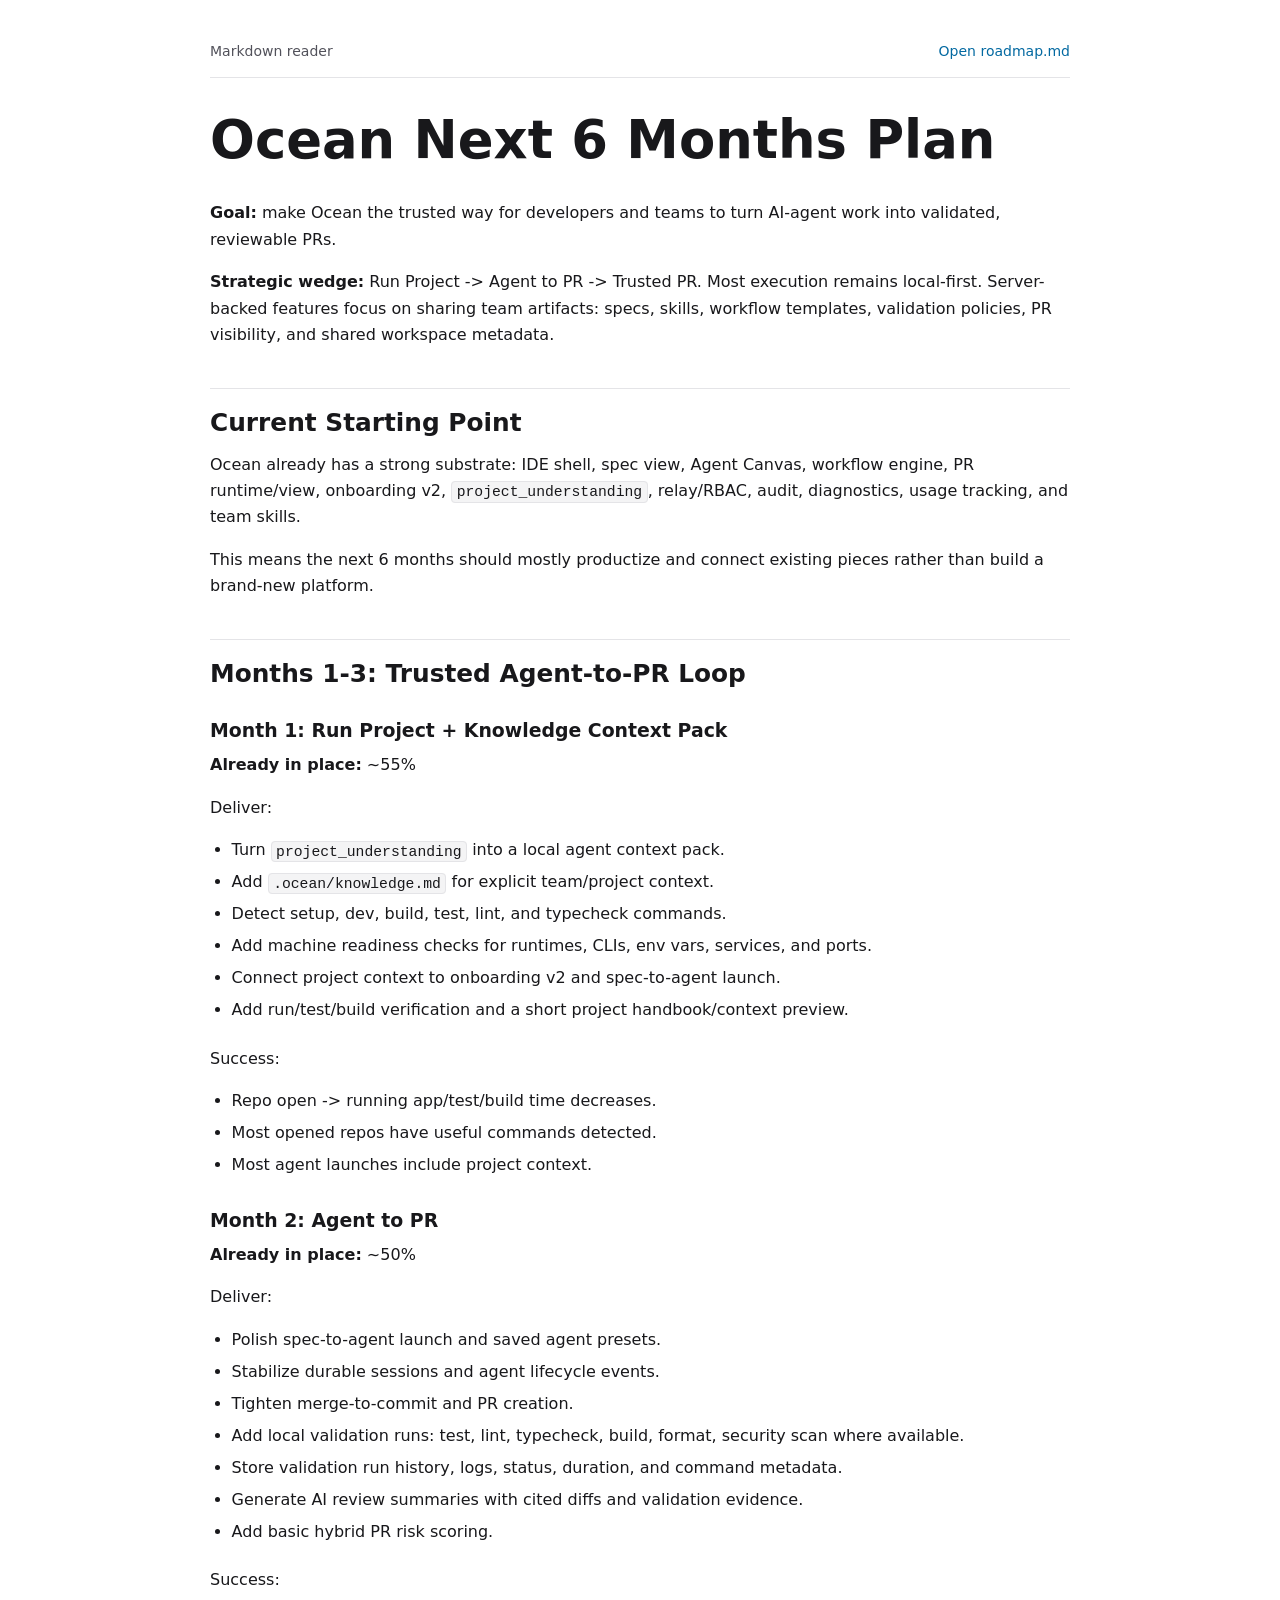
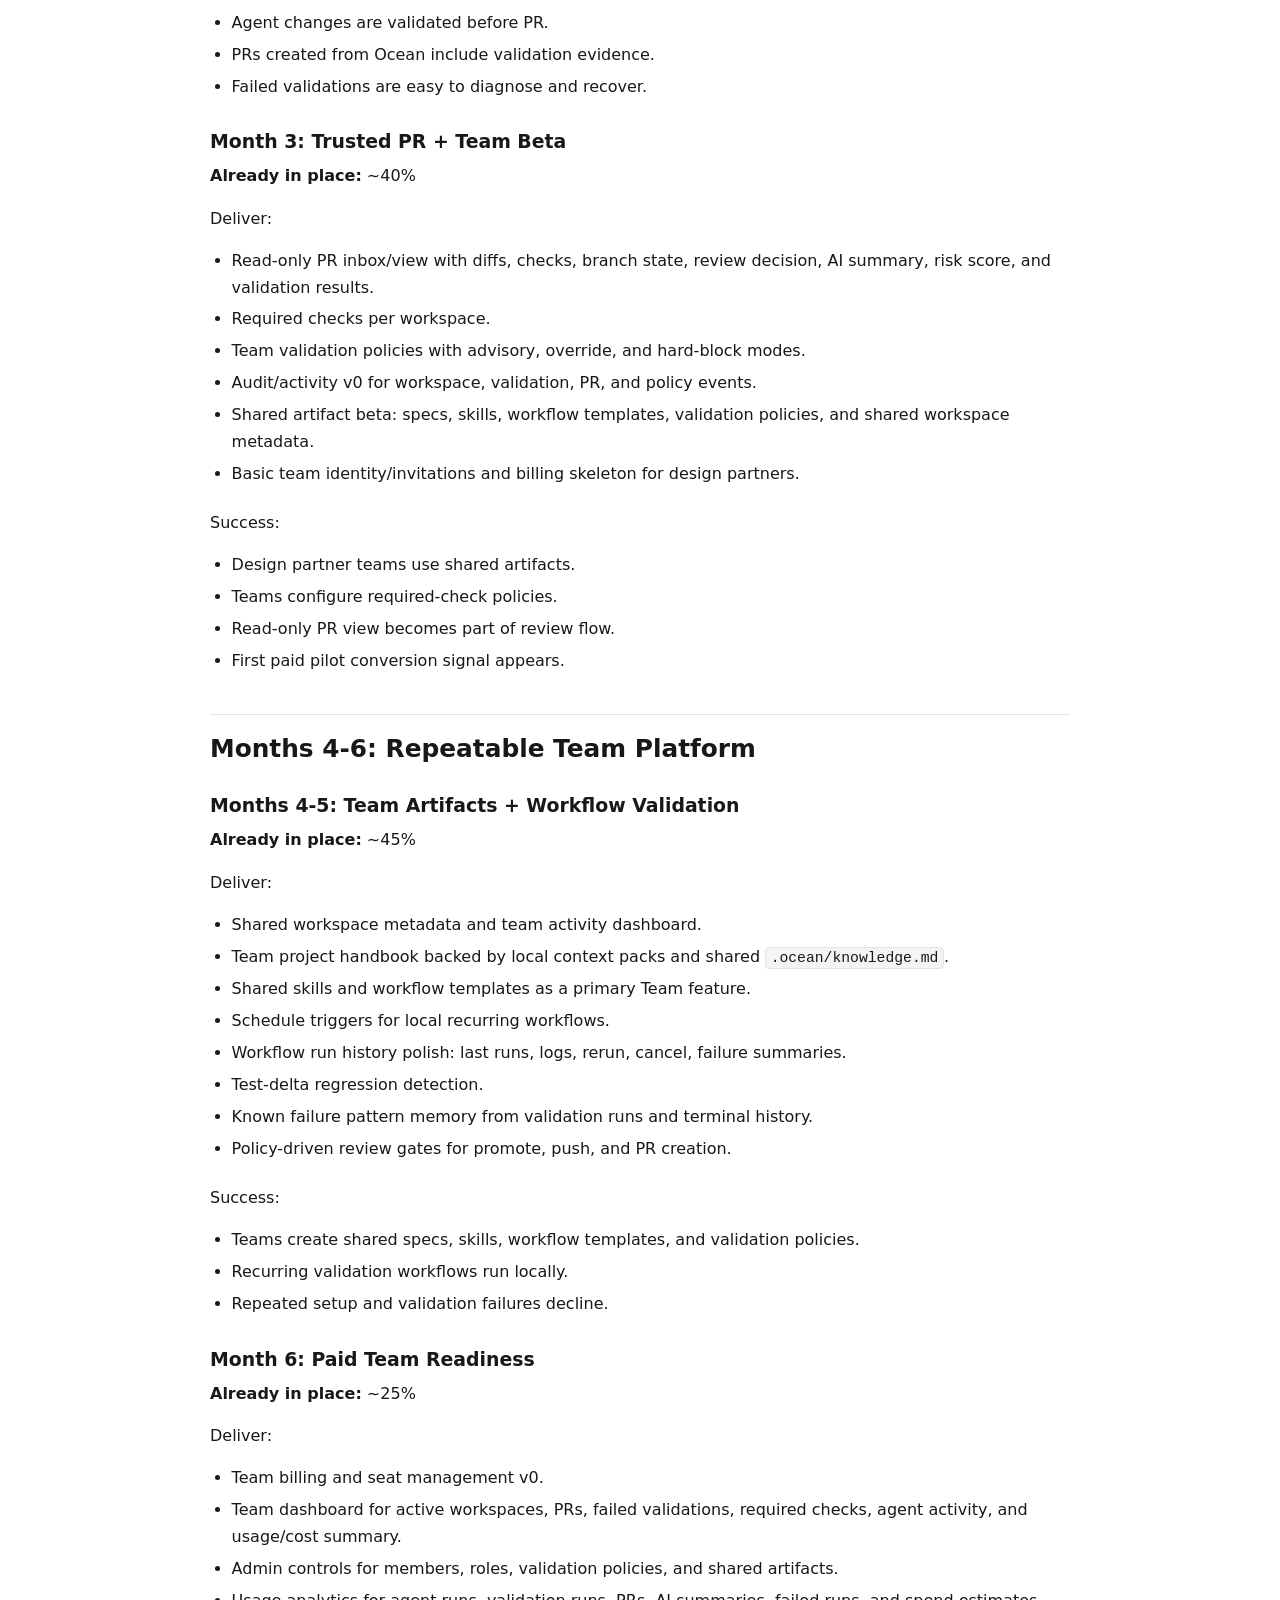
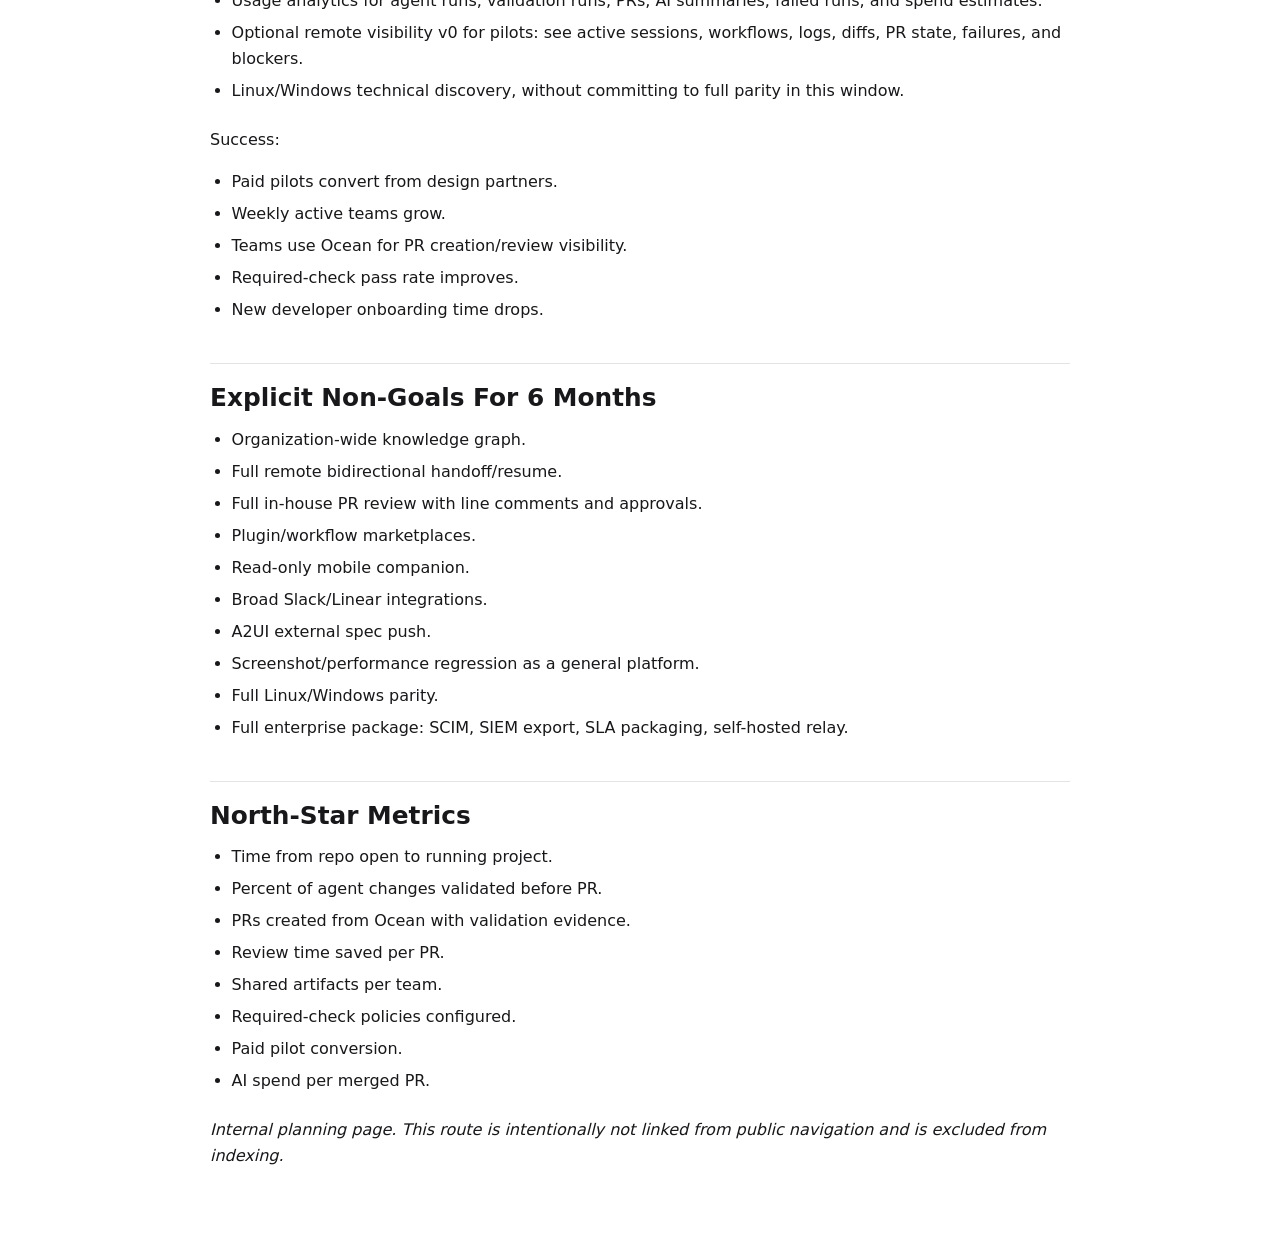
<file: website/roadmap/index.html>
<!DOCTYPE html>
<html lang="en">

<head>
  <meta charset="UTF-8">
  <meta name="viewport" content="width=device-width, initial-scale=1.0">
  <meta name="robots" content="noindex, nofollow, noarchive">
  <meta name="googlebot" content="noindex, nofollow, noarchive">
  <title>Ocean Next 6 Months Plan</title>
  <meta name="description" content="Ocean internal six-month product plan.">
  <link rel="icon" type="image/png" href="../favicon.png">
  <style>
    :root {
      color-scheme: light dark;
      --page: #ffffff;
      --text: #18181b;
      --muted: #52525b;
      --border: #e4e4e7;
      --link: #0369a1;
      --code: #f4f4f5;
    }

    @media (prefers-color-scheme: dark) {
      :root {
        --page: #101014;
        --text: #f4f4f5;
        --muted: #a1a1aa;
        --border: #27272a;
        --link: #67e8f9;
        --code: #18181b;
      }
    }

    body {
      margin: 0;
      padding: 40px 20px 64px;
      background: var(--page);
      color: var(--text);
      font-family: ui-sans-serif, system-ui, -apple-system, BlinkMacSystemFont, "Segoe UI", sans-serif;
      font-size: 16px;
      line-height: 1.65;
    }

    main {
      max-width: 860px;
      margin: 0 auto;
    }

    header {
      display: flex;
      justify-content: space-between;
      gap: 16px;
      align-items: baseline;
      border-bottom: 1px solid var(--border);
      padding-bottom: 14px;
      margin-bottom: 30px;
    }

    header p {
      margin: 0;
      color: var(--muted);
      font-size: 14px;
    }

    a {
      color: var(--link);
      text-decoration: none;
    }

    a:hover {
      text-decoration: underline;
    }

    h1,
    h2,
    h3 {
      line-height: 1.2;
      letter-spacing: 0;
      margin: 1.6em 0 0.55em;
    }

    h1 {
      font-size: clamp(2rem, 5vw, 3.3rem);
      margin-top: 0;
    }

    h2 {
      font-size: 1.55rem;
      border-top: 1px solid var(--border);
      padding-top: 1.2rem;
    }

    h3 {
      font-size: 1.18rem;
    }

    p {
      margin: 0 0 1rem;
    }

    ul {
      padding-left: 1.35rem;
      margin: 0 0 1.4rem;
    }

    li {
      margin: 0.35rem 0;
    }

    code {
      background: var(--code);
      border: 1px solid var(--border);
      border-radius: 4px;
      padding: 0.1rem 0.28rem;
      font-family: ui-monospace, SFMono-Regular, Menlo, Monaco, Consolas, monospace;
      font-size: 0.92em;
    }

    .loading,
    .error {
      color: var(--muted);
      font-family: ui-monospace, SFMono-Regular, Menlo, Monaco, Consolas, monospace;
      white-space: pre-wrap;
    }

    @media (max-width: 640px) {
      body {
        padding: 28px 16px 48px;
      }

      header {
        display: block;
      }

      header p + p {
        margin-top: 8px;
      }
    }
  </style>
</head>

<body>
  <main>
    <header>
      <p>Markdown reader</p>
      <p><a href="roadmap.md">Open roadmap.md</a></p>
    </header>
    <article id="content" class="loading">Loading roadmap.md...</article>
  </main>

  <script>
    const content = document.getElementById("content");

    function escapeHtml(value) {
      return value
        .replace(/&/g, "&amp;")
        .replace(/</g, "&lt;")
        .replace(/>/g, "&gt;")
        .replace(/"/g, "&quot;");
    }

    function renderInline(value) {
      return escapeHtml(value)
        .replace(/`([^`]+)`/g, "<code>$1</code>")
        .replace(/\*\*([^*]+)\*\*/g, "<strong>$1</strong>")
        .replace(/_([^_]+)_/g, "<em>$1</em>")
        .replace(/\[([^\]]+)\]\(([^)]+)\)/g, '<a href="$2">$1</a>');
    }

    function renderMarkdown(markdown) {
      const lines = markdown.replace(/\r\n/g, "\n").split("\n");
      let html = "";
      let paragraph = [];
      let inList = false;

      function flushParagraph() {
        if (!paragraph.length) return;
        html += `<p>${renderInline(paragraph.join(" "))}</p>`;
        paragraph = [];
      }

      function closeList() {
        if (!inList) return;
        html += "</ul>";
        inList = false;
      }

      for (const line of lines) {
        const heading = line.match(/^(#{1,3})\s+(.+)$/);
        const listItem = line.match(/^-\s+(.+)$/);

        if (!line.trim()) {
          flushParagraph();
          closeList();
          continue;
        }

        if (heading) {
          flushParagraph();
          closeList();
          const level = heading[1].length;
          html += `<h${level}>${renderInline(heading[2])}</h${level}>`;
          continue;
        }

        if (listItem) {
          flushParagraph();
          if (!inList) {
            html += "<ul>";
            inList = true;
          }
          html += `<li>${renderInline(listItem[1])}</li>`;
          continue;
        }

        paragraph.push(line.trim());
      }

      flushParagraph();
      closeList();
      return html;
    }

    fetch("roadmap.md", { cache: "no-cache" })
      .then((response) => {
        if (!response.ok) throw new Error(`Unable to load roadmap.md (${response.status})`);
        return response.text();
      })
      .then((markdown) => {
        content.className = "";
        content.innerHTML = renderMarkdown(markdown);
      })
      .catch((error) => {
        content.className = "error";
        content.textContent = error.message;
      });
  </script>
</body>

</html>
</file>
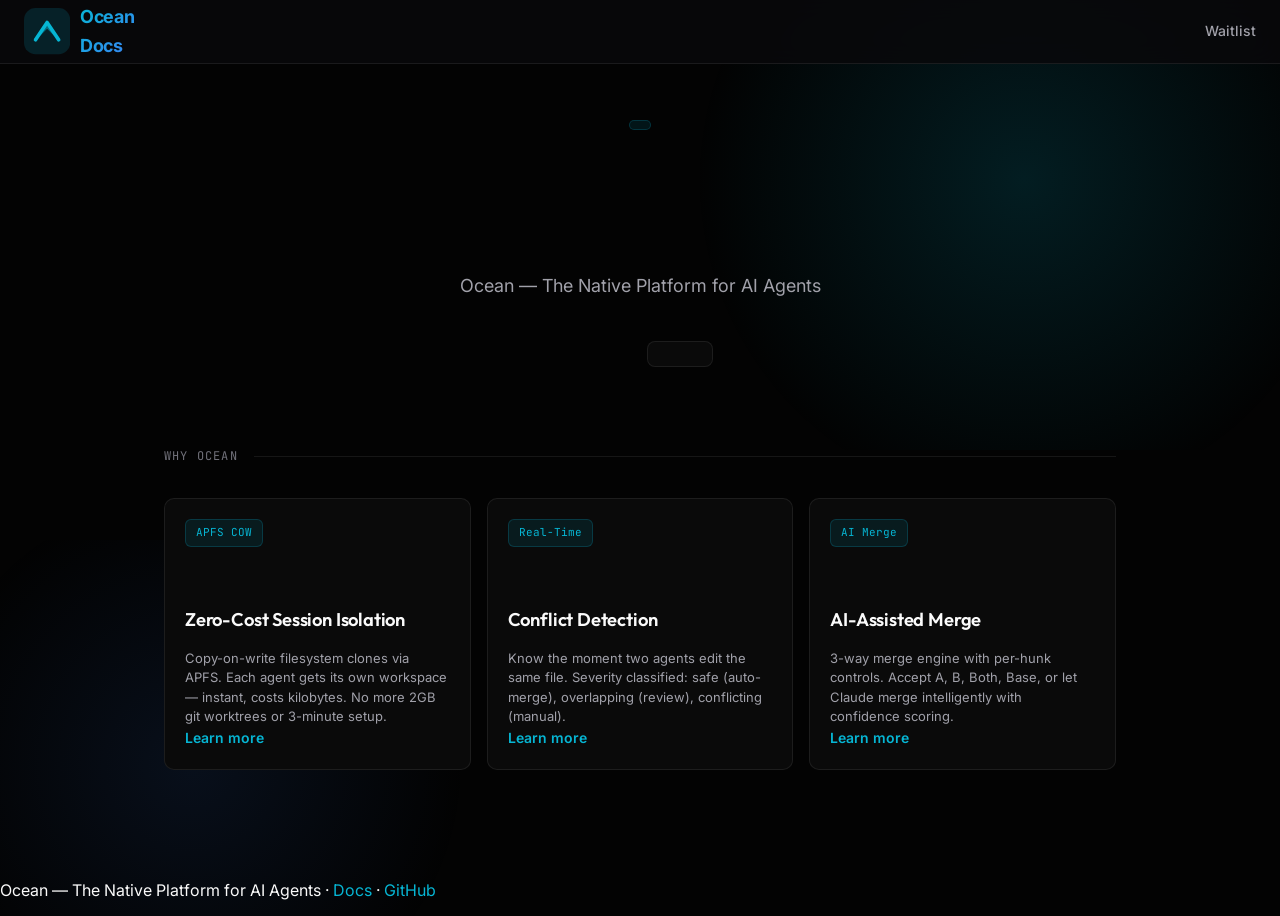
<file: ocean-doc/articles-home.html>
<!DOCTYPE html>
<html lang="en">
<head>
  <meta charset="UTF-8">
  <meta name="viewport" content="width=device-width, initial-scale=1.0">
  <title>Ocean — Terminal for Agentic Development</title>
  <meta name="description" content="Run Claude, Codex, Aider, and Cursor in isolated sessions. Ocean detects conflicts, orchestrates merges, and ships your code. macOS.">
  <link rel="preconnect" href="https://fonts.googleapis.com">
  <link rel="preconnect" href="https://fonts.gstatic.com" crossorigin>
  <link href="https://fonts.googleapis.com/css2?family=Inter:wght@400;500;600;700&family=Outfit:wght@600;700;800&family=JetBrains+Mono:wght@400;500&display=swap" rel="stylesheet">
  <link rel="stylesheet" href="styles.css">
</head>
<body>

<nav class="nav">
  <div class="nav-left">
    <a href="#" class="nav-logo">
      <svg viewBox="0 0 32 32" fill="none" xmlns="http://www.w3.org/2000/svg">
        <rect width="32" height="32" rx="8" fill="#06b6d4" fill-opacity="0.15"/>
        <path d="M8 22 L16 10 L24 22" stroke="#06b6d4" stroke-width="2.5" stroke-linecap="round" stroke-linejoin="round" fill="none"/>
        <path d="M11 18 L16 13 L21 18" stroke="#06b6d4" stroke-width="2" stroke-linecap="round" stroke-linejoin="round" fill="none" opacity="0.5"/>
      </svg>
      <span id="navLogoText"></span>
    </a>
  </div>
  <div class="nav-links">
    <a href="#features" id="navFeatures"></a>
    <a href="articles.html" id="navArticles"></a>
    <a href="#releases" id="navReleases"></a>
    <a href="https://docs.getocean.dev" id="navDocs"></a>
    <a href="https://getocean.dev" class="nav-cta" id="navWaitlist"></a>
  </div>
</nav>

<section class="hero">
  <div class="article-tag" style="margin: 0 auto 24px;" id="heroBadge"></div>
  <h1><span id="heroTitle1"></span><br><span id="heroTitle2" style="background: linear-gradient(135deg, var(--accent), var(--accent-2)); -webkit-background-clip: text; -webkit-text-fill-color: transparent; background-clip: text;"></span></h1>
  <p id="heroSubtitle"></p>
  <div style="display: flex; gap: 16px; justify-content: center;">
    <a href="https://forms.gle/4RQFThD8KF6Vu1Su6" target="_blank" rel="noopener" class="nav-cta" style="padding: 12px 32px; font-size: 16px;" id="heroCtaWaitlist"></a>
    <a href="https://docs.getocean.dev" class="article-card" style="padding: 12px 32px; border-radius: 8px; margin: 0; display: flex; align-items: center; justify-content: center;" id="heroCtaDocs"></a>
  </div>
</section>

<main class="container">
  <div class="section-label"><span>Why Ocean</span></div>
  <div class="articles-grid">
    <div class="article-card">
      <div class="article-tag">APFS COW</div>
      <h3>Zero-Cost Session Isolation</h3>
      <p>Copy-on-write filesystem clones via APFS. Each agent gets its own workspace &mdash; instant, costs kilobytes. No more 2GB git worktrees or 3-minute setup.</p>
      <div class="article-footer"><span class="read-more">Learn more</span></div>
    </div>
    <div class="article-card">
      <div class="article-tag">Real-Time</div>
      <h3>Conflict Detection</h3>
      <p>Know the moment two agents edit the same file. Severity classified: safe (auto-merge), overlapping (review), conflicting (manual).</p>
      <div class="article-footer"><span class="read-more">Learn more</span></div>
    </div>
    <div class="article-card">
      <div class="article-tag">AI Merge</div>
      <h3>AI-Assisted Merge</h3>
      <p>3-way merge engine with per-hunk controls. Accept A, B, Both, Base, or let Claude merge intelligently with confidence scoring.</p>
      <div class="article-footer"><span class="read-more">Learn more</span></div>
    </div>
  </div>
</main>

<footer>
  <p>
    <span id="footerText"></span> &middot;
    <a href="https://docs.getocean.dev">Docs</a> &middot;
    <a href="https://github.com/viveky259259/ocean-releases">GitHub</a>
  </p>
</footer>

<script src="strings.js"></script>
<script>
  document.addEventListener('DOMContentLoaded', () => {
    // Inject strings
    for (const [key, value] of Object.entries(AppStrings)) {
      const el = document.getElementById(key);
      if (el) el.textContent = value;
    }
  });
</script>

</body>
</html>
</file>
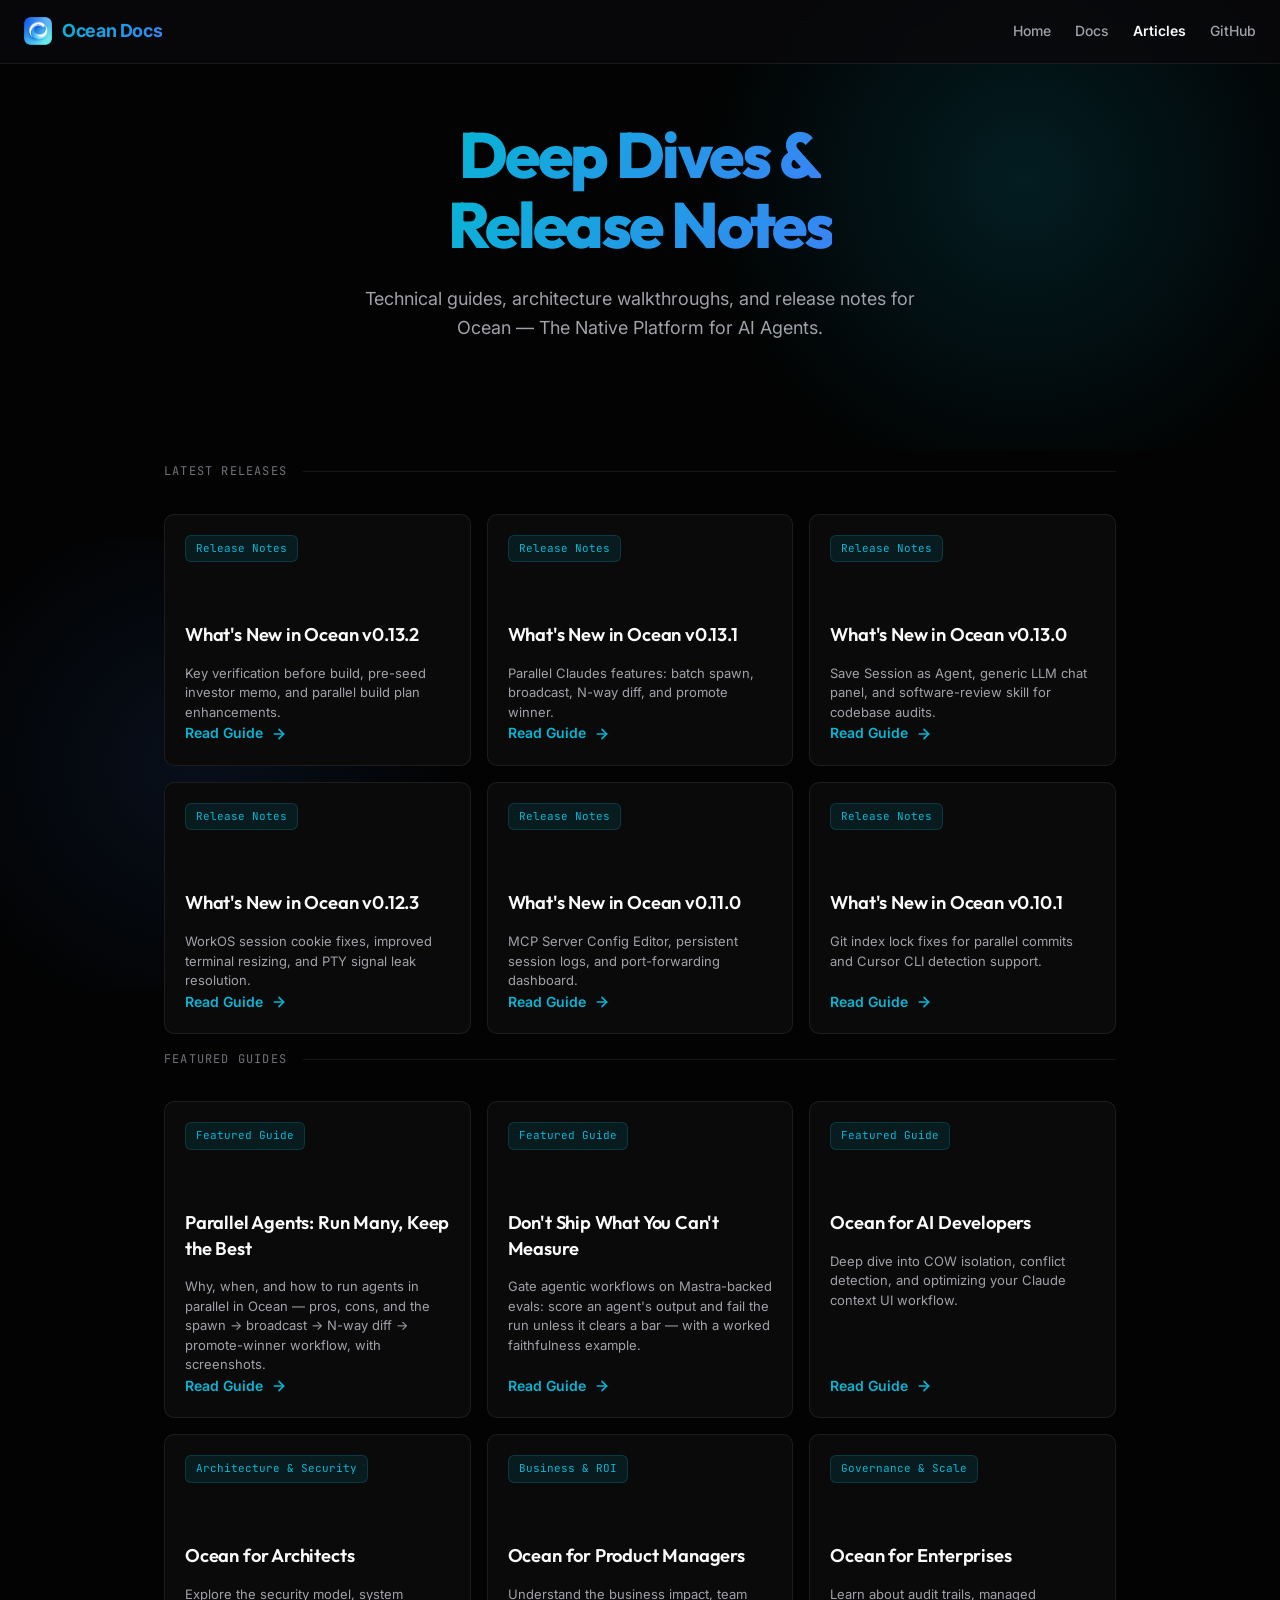
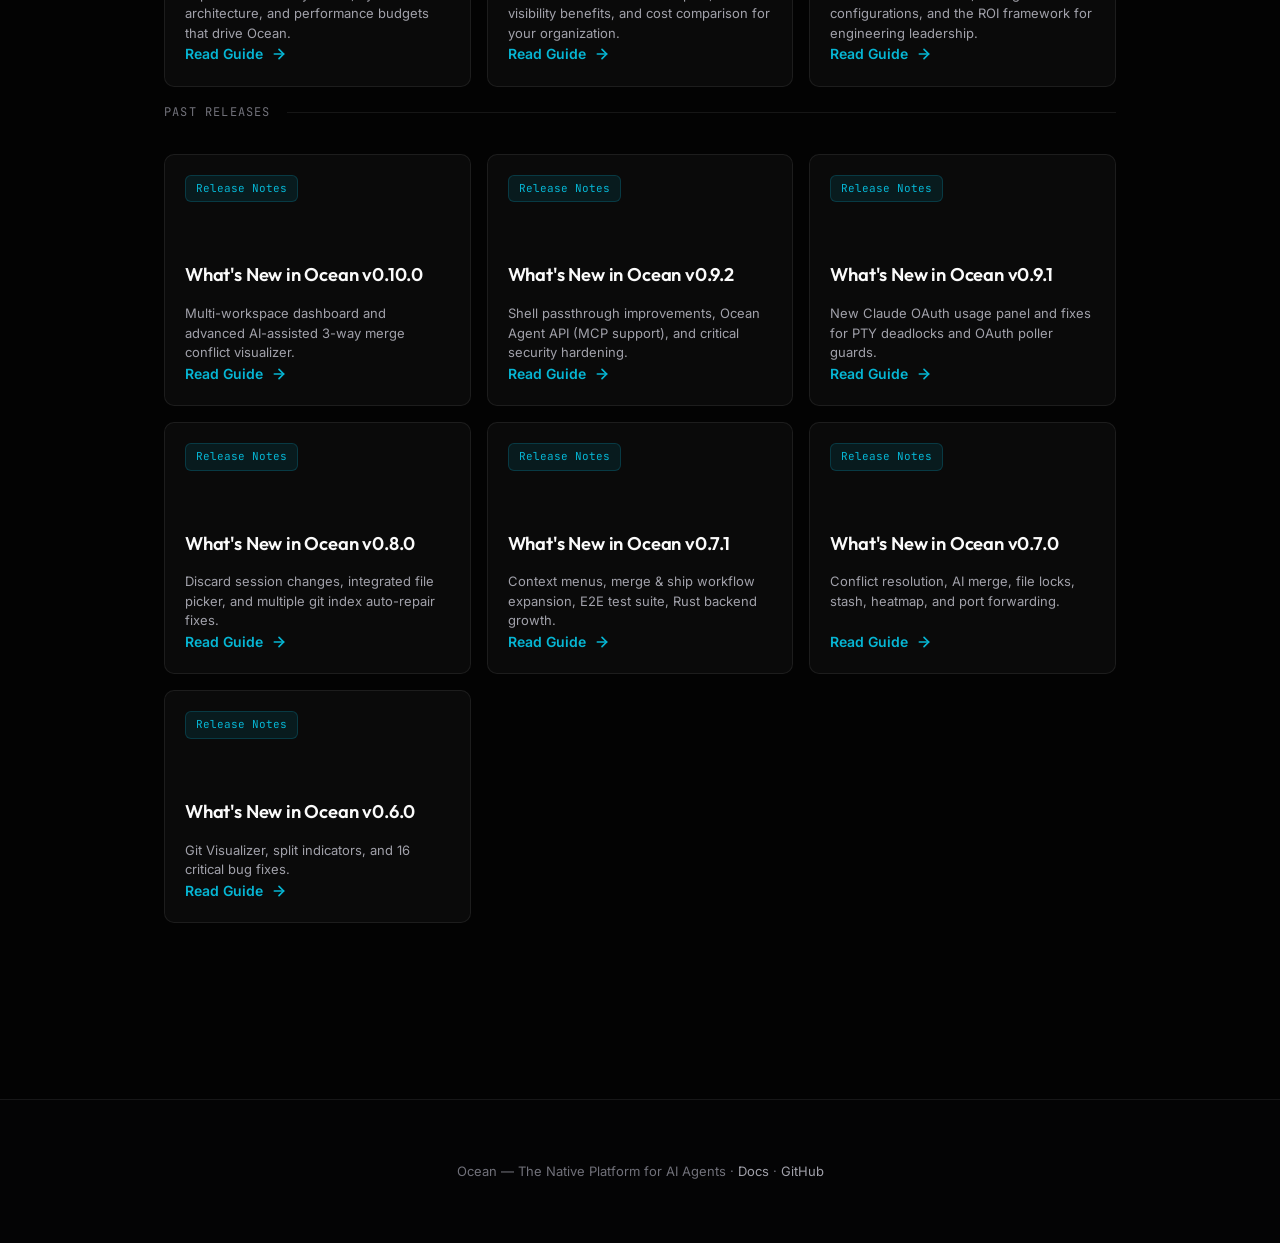
<file: ocean-doc/articles.html>
<!DOCTYPE html>
<html lang="en">

<head>
  <meta charset="UTF-8">
  <meta name="viewport" content="width=device-width, initial-scale=1.0">
  <title>Articles — Ocean Docs</title>
  <meta name="description"
    content="Technical guides, architecture walkthroughs, and release notes for Ocean — The Native Platform for AI Agents.">
  <meta property="og:title" content="Articles — Ocean Docs">
  <meta property="og:description" content="Technical guides, architecture walkthroughs, and release notes for Ocean — The Native Platform for AI Agents.">
  <meta property="og:image" content="https://getocean.dev/home.png">
  <meta name="twitter:title" content="Articles — Ocean Docs">
  <meta name="twitter:description" content="Technical guides, architecture walkthroughs, and release notes for Ocean — The Native Platform for AI Agents.">
  <meta name="twitter:image" content="https://getocean.dev/home.png">

  <link rel="icon" type="image/png" href="favicon.png">

  <link rel="preconnect" href="https://fonts.googleapis.com">
  <link rel="preconnect" href="https://fonts.gstatic.com" crossorigin>
  <link
    href="https://fonts.googleapis.com/css2?family=Inter:wght@400;500;600;700&family=Outfit:wght@600;700;800&family=JetBrains+Mono:wght@400;500&display=swap"
    rel="stylesheet">
  <link rel="stylesheet" href="styles.css">
</head>

<body>

  <nav class="nav">
    <div class="nav-left">
      <a href="index.html" class="nav-logo">
        <img src="favicon.png" alt="Ocean Logo" class="nav-logo-img">
        <span>Ocean Docs</span>
      </a>
    </div>
    <div class="nav-links">
      <a href="https://getocean.dev">Home</a>
      <a href="index.html">Docs</a>
      <a href="articles.html" class="active">Articles</a>
      <a href="https://github.com/viveky259259/ocean-releases" target="_blank" rel="noopener">GitHub</a>
    </div>
  </nav>

  <section class="hero">
    <h1><span id="articlesTitle"></span><br><span id="articlesSubtitle"></span></h1>
    <p id="articlesDesc"></p>
  </section>

  <main class="container">
    <div id="articlesPortal">
      <!-- Dynamically injected -->
    </div>
  </main>

  <footer class="site-footer">
    <p>
      <span id="footerText"></span> &middot;
      <a href="index.html">Docs</a> &middot;
      <a href="https://github.com/viveky259259/ocean-releases">GitHub</a>
    </p>
  </footer>

  <script src="strings.js"></script>
  <script src="main.js"></script>

</body>

</html>
</file>
<file: ocean-doc/styles.css>
:root {
  --bg: #030303;
  --surface: #0a0a0a;
  --surface-2: #121212;
  --border: rgba(255, 255, 255, 0.08);
  --text: #fafafa;
  --muted: #a1a1aa;
  --dim: #71717a;
  --accent: #06b6d4;
  --accent-2: #3b82f6;
  --green: #22c55e;
  --font-sans: 'Inter', system-ui, sans-serif;
  --font-heading: 'Outfit', sans-serif;
  --font-mono: 'JetBrains Mono', monospace;
  --sidebar-width: 280px;
  --nav-height: 64px;
  --glow: rgba(6, 182, 212, 0.15);
}

*,
*::before,
*::after {
  box-sizing: border-box;
  margin: 0;
  padding: 0;
}

html {
  scroll-behavior: smooth;
  scroll-padding-top: calc(var(--nav-height) + 32px);
}

body {
  font-family: var(--font-sans);
  background: var(--bg);
  color: var(--text);
  line-height: 1.6;
  -webkit-font-smoothing: antialiased;
  overflow-x: hidden;
}

/* Background Ambient Glows */
body::before {
  content: '';
  position: fixed;
  top: -10%;
  right: -10%;
  width: 60%;
  height: 60%;
  background: radial-gradient(circle, var(--glow) 0%, transparent 70%);
  pointer-events: none;
  z-index: -1;
}

body::after {
  content: '';
  position: fixed;
  bottom: -10%;
  left: -10%;
  width: 50%;
  height: 50%;
  background: radial-gradient(circle, rgba(59, 130, 246, 0.1) 0%, transparent 70%);
  pointer-events: none;
  z-index: -1;
}

/* ── Nav ─────────────────────────────────── */
.nav {
  position: fixed;
  top: 0;
  left: 0;
  right: 0;
  height: var(--nav-height);
  background: rgba(9, 9, 11, 0.85);
  backdrop-filter: blur(12px);
  -webkit-backdrop-filter: blur(12px);
  border-bottom: 1px solid var(--border);
  display: flex;
  align-items: center;
  justify-content: space-between;
  padding: 0 24px;
  z-index: 100;
}

.nav-left {
  display: flex;
  align-items: center;
  gap: 12px;
}

.nav-logo {
  display: flex;
  align-items: center;
  gap: 10px;
  text-decoration: none;
  color: var(--text);
  font-weight: 700;
  font-size: 18px;
  letter-spacing: -0.02em;
}

.nav-logo-img {
  width: 28px;
  height: 28px;
  border-radius: 6px;
  transition: transform 0.3s cubic-bezier(0.34, 1.56, 0.64, 1);
}

.nav-logo:hover .nav-logo-img {
  transform: rotate(8deg) scale(1.1);
}

.nav-logo span {
  background: linear-gradient(135deg, var(--accent), var(--accent-2));
  -webkit-background-clip: text;
  -webkit-text-fill-color: transparent;
  background-clip: text;
}

.nav-links {
  display: flex;
  align-items: center;
  gap: 24px;
}

.nav-links a {
  color: var(--muted);
  text-decoration: none;
  font-size: 14px;
  font-weight: 500;
  transition: color 0.2s;
}

.nav-links a:hover {
  color: var(--text);
}

.nav-links a.active {
  color: var(--text);
  font-weight: 600;
}

.hamburger {
  display: none;
  background: none;
  border: none;
  cursor: pointer;
  padding: 4px;
  color: var(--muted);
}

.hamburger svg {
  width: 24px;
  height: 24px;
}

/* ── Layout ──────────────────────────────── */
.layout {
  display: flex;
  padding-top: var(--nav-height);
  min-height: 100vh;
}

/* ── Sidebar ─────────────────────────────── */
.sidebar {
  position: fixed;
  top: var(--nav-height);
  left: 0;
  bottom: 0;
  width: var(--sidebar-width);
  background: var(--surface);
  border-right: 1px solid var(--border);
  overflow-y: auto;
  padding: 20px 0;
  z-index: 50;
  transition: transform 0.3s ease;
}

.sidebar::-webkit-scrollbar {
  width: 4px;
}

.sidebar::-webkit-scrollbar-track {
  background: transparent;
}

.sidebar::-webkit-scrollbar-thumb {
  background: var(--border);
  border-radius: 2px;
}

.sidebar-section {
  padding: 0 16px;
  margin-bottom: 8px;
}

.sidebar-section-title {
  font-size: 11px;
  font-weight: 600;
  text-transform: uppercase;
  letter-spacing: 0.08em;
  color: var(--dim);
  padding: 8px 8px 4px;
}

.sidebar a {
  display: block;
  padding: 6px 12px;
  color: var(--muted);
  text-decoration: none;
  font-size: 13.5px;
  font-weight: 450;
  border-radius: 6px;
  transition: all 0.15s;
  line-height: 1.5;
}

.sidebar a:hover {
  color: var(--text);
  background: var(--surface-2);
}

.sidebar a.active {
  color: var(--accent);
  background: rgba(6, 182, 212, 0.08);
  font-weight: 600;
  border-right: 2px solid var(--accent);
  box-shadow: inset -10px 0 20px rgba(6, 182, 212, 0.03);
}

.sidebar-overlay {
  display: none;
  position: fixed;
  inset: 0;
  background: rgba(0, 0, 0, 0.5);
  z-index: 40;
}

/* ── Content ─────────────────────────────── */
.content {
  margin-left: var(--sidebar-width);
  flex: 1;
  min-width: 0;
  padding: 40px 48px 80px;
  max-width: 900px;
}

.content>*:first-child {
  margin-top: 0;
}

/* ── Typography ──────────────────────────── */
h1 {
  font-size: 2rem;
  font-weight: 700;
  letter-spacing: -0.03em;
  line-height: 1.2;
  margin: 48px 0 16px;
  color: var(--text);
}

h1:first-child {
  margin-top: 0;
}

h2 {
  font-family: var(--font-heading);
  font-size: 1.5rem;
  font-weight: 700;
  letter-spacing: -0.02em;
  line-height: 1.3;
  margin: 56px 0 20px;
  padding-bottom: 12px;
  border-bottom: 1px solid var(--border);
  color: var(--text);
}

h3 {
  font-family: var(--font-heading);
  font-size: 1.15rem;
  font-weight: 600;
  letter-spacing: -0.01em;
  line-height: 1.4;
  margin: 40px 0 16px;
  color: var(--text);
}

p {
  margin: 12px 0;
  color: var(--text);
}

a {
  color: var(--accent);
  text-decoration: none;
  transition: color 0.15s;
}

a:hover {
  color: var(--accent-2);
  text-decoration: underline;
}

strong {
  font-weight: 600;
  color: var(--text);
}

hr {
  border: none;
  border-top: 1px solid var(--border);
  margin: 40px 0;
}

ul,
ol {
  margin: 12px 0;
  padding-left: 24px;
}

li {
  margin: 6px 0;
  color: var(--text);
}

li::marker {
  color: var(--dim);
}

/* ── Code ────────────────────────────────── */
code {
  font-family: var(--font-mono);
  font-size: 0.88em;
  background: var(--surface-2);
  border: 1px solid var(--border);
  padding: 2px 6px;
  border-radius: 4px;
  color: var(--accent);
}

pre {
  margin: 16px 0;
  padding: 16px 20px;
  background: var(--surface-2);
  border: 1px solid var(--border);
  border-radius: 8px;
  overflow-x: auto;
  line-height: 1.6;
}

pre code {
  background: none;
  border: none;
  padding: 0;
  font-size: 13px;
  color: var(--muted);
}

/* ── Tables ──────────────────────────────── */
.table-wrap {
  overflow-x: auto;
  margin: 16px 0;
  border-radius: 8px;
  border: 1px solid var(--border);
}

table {
  width: 100%;
  border-collapse: collapse;
  font-size: 14px;
}

thead th {
  background: var(--surface-2);
  padding: 10px 16px;
  text-align: left;
  font-weight: 600;
  font-size: 13px;
  color: var(--muted);
  text-transform: uppercase;
  letter-spacing: 0.04em;
  border-bottom: 1px solid var(--border);
}

tbody td {
  padding: 10px 16px;
  border-bottom: 1px solid var(--border);
  color: var(--text);
}

tbody tr:last-child td {
  border-bottom: none;
}

tbody tr:nth-child(even) {
  background: rgba(255, 255, 255, 0.015);
}

tbody tr:hover {
  background: rgba(6, 182, 212, 0.04);
}

/* ── kbd ─────────────────────────────────── */
kbd {
  font-family: var(--font-mono);
  font-size: 0.82em;
  background: var(--surface-2);
  border: 1px solid var(--border);
  border-bottom-width: 2px;
  padding: 2px 7px;
  border-radius: 4px;
  color: var(--text);
  white-space: nowrap;
}

/* ── Agent badges ────────────────────────── */
.agent-badges {
  display: flex;
  flex-wrap: wrap;
  gap: 8px;
  margin: 16px 0;
}

.agent-badge {
  display: inline-flex;
  align-items: center;
  padding: 6px 14px;
  background: var(--surface-2);
  border: 1px solid var(--border);
  border-radius: 20px;
  font-size: 13px;
  font-weight: 500;
  color: var(--text);
  gap: 6px;
}

.agent-badge::before {
  content: '';
  width: 8px;
  height: 8px;
  border-radius: 50%;
  background: var(--accent);
}

/* ── Intro hero ──────────────────────────── */
.intro-hero {
  margin-bottom: 32px;
}

.hero-logo-img {
  width: 64px;
  height: 64px;
  margin-bottom: 20px;
  object-fit: contain;
  filter: drop-shadow(0 0 20px var(--glow));
}

.intro-hero h1 {
  font-size: 2.2rem;
  margin-bottom: 12px;
}

.intro-hero p {
  font-size: 16px;
  color: var(--muted);
  line-height: 1.7;
  max-width: 640px;
}

.waitlist-cta {
  display: inline-flex;
  align-items: center;
  gap: 8px;
  margin-top: 16px;
  padding: 10px 24px;
  background: linear-gradient(135deg, var(--accent), var(--accent-2));
  color: #fff;
  font-weight: 600;
  font-size: 14px;
  border-radius: 8px;
  text-decoration: none;
  transition: opacity 0.2s;
}

.waitlist-cta:hover {
  opacity: 0.9;
  text-decoration: none !important;
  color: #fff !important;
}

.beta-note {
  margin-top: 12px;
  font-size: 13px;
  color: var(--dim);
}

/* ── Concepts Grid ───────────────────────── */
.concepts-grid {
  display: grid;
  grid-template-columns: repeat(auto-fit, minmax(300px, 1fr));
  gap: 20px;
  margin-top: 24px;
}

.concept-card {
  background: var(--surface);
  border: 1px solid var(--border);
  border-radius: 12px;
  padding: 24px;
  transition: transform 0.2s, border-color 0.2s;
}

.concept-card:hover {
  transform: translateY(-4px);
  border-color: var(--accent);
}

.concept-icon {
  font-size: 24px;
  margin-bottom: 16px;
}

.concept-card h3 {
  margin-top: 0;
  margin-bottom: 10px;
  color: var(--text);
}

.concept-card p {
  font-size: 14px;
  color: var(--muted);
  margin: 0;
  line-height: 1.6;
}

/* ── Articles grid ───────────────────────── */
.articles-grid {
  display: grid;
  grid-template-columns: repeat(auto-fill, minmax(280px, 1fr));
  gap: 16px;
  margin: 16px 0;
}

.article-card {
  background: var(--surface);
  border: 1px solid var(--border);
  border-radius: 10px;
  padding: 20px;
  transition: border-color 0.2s;
  text-decoration: none !important;
  display: flex;
  flex-direction: column;
  color: var(--text) !important;
}

.article-card:hover {
  border-color: var(--accent);
  text-decoration: none !important;
  color: var(--text) !important;
  box-shadow: 0 8px 30px rgba(0, 0, 0, 0.4), 0 0 15px rgba(6, 182, 212, 0.1);
  transform: translateY(-4px);
}

.article-card h4 {
  font-size: 15px;
  font-weight: 600;
  margin-bottom: 6px;
  color: var(--text);
}

.article-card .for {
  font-size: 12px;
  color: var(--accent);
  font-weight: 500;
  margin-bottom: 8px;
}

.article-card p {
  font-size: 13px;
  color: var(--muted);
  margin: 0;
  line-height: 1.5;
}

/* ── Use case diagrams ───────────────────── */
.use-case {
  margin: 24px 0;
}

/* ── Version table highlight ─────────────── */
.version-badge {
  display: inline-block;
  padding: 2px 8px;
  background: rgba(6, 182, 212, 0.12);
  color: var(--accent);
  border-radius: 4px;
  font-size: 13px;
  font-weight: 600;
  font-family: var(--font-mono);
}

/* ── Responsive ──────────────────────────── */
@media (max-width: 900px) {
  .content {
    padding: 32px 24px 60px;
  }
}

@media (max-width: 768px) {
  .hamburger {
    display: block;
  }

  .nav-links {
    display: none;
  }

  .nav-links.show {
    display: flex;
    position: absolute;
    top: var(--nav-height);
    right: 0;
    background: var(--surface);
    border: 1px solid var(--border);
    border-radius: 0 0 8px 8px;
    flex-direction: column;
    padding: 12px 20px;
    gap: 12px;
  }

  .sidebar {
    transform: translateX(-100%);
  }

  .sidebar.open {
    transform: translateX(0);
  }

  .sidebar-overlay.show {
    display: block;
  }

  .content {
    margin-left: 0;
    padding: 24px 16px 60px;
  }

  h1 {
    font-size: 1.6rem;
  }

  h2 {
    font-size: 1.25rem;
  }

  .articles-grid {
    grid-template-columns: 1fr;
  }
}

/* ── Copy Button ─────────────────────────── */
.copy-btn,
.copy-button {
  position: absolute;
  top: 10px;
  right: 10px;
  display: flex;
  align-items: center;
  gap: 6px;
  padding: 6px 10px;
  background: rgba(255, 255, 255, 0.05);
  backdrop-filter: blur(8px);
  -webkit-backdrop-filter: blur(8px);
  border: 1px solid var(--border);
  border-radius: 6px;
  color: var(--muted);
  font-size: 11px;
  font-weight: 500;
  cursor: pointer;
  transition: all 0.2s cubic-bezier(0.4, 0, 0.2, 1);
  opacity: 0.5;
  z-index: 10;
}

pre:hover .copy-btn,
pre:hover .copy-button {
  opacity: 1;
  background: rgba(255, 255, 255, 0.08);
}

.copy-btn:hover,
.copy-button:hover {
  background: rgba(255, 255, 255, 0.12);
  color: var(--text);
  border-color: rgba(255, 255, 255, 0.2);
  transform: translateY(-1px);
}

.copy-btn.copied,
.copy-button.copied {
  background: rgba(34, 197, 94, 0.15);
  color: var(--green);
  border-color: rgba(34, 197, 94, 0.4);
  opacity: 1;
}

.copy-btn svg {
  stroke-width: 2.5;
}

/* ── Articles Page (Premium) ──────────────── */
.hero {
  padding: 120px 24px 80px;
  max-width: 900px;
  margin: 0 auto;
  text-align: center;
}

.hero h1 {
  font-family: var(--font-heading);
  font-size: clamp(2.5rem, 8vw, 4rem);
  font-weight: 800;
  letter-spacing: -0.04em;
  line-height: 1.1;
  margin-bottom: 24px;
}

.hero h1 span {
  background: linear-gradient(135deg, var(--accent), var(--accent-2));
  -webkit-background-clip: text;
  -webkit-text-fill-color: transparent;
  background-clip: text;
}

.hero p {
  font-size: 1.125rem;
  color: var(--muted);
  max-width: 600px;
  margin: 0 auto 40px;
  line-height: 1.6;
}

.container {
  max-width: 1000px;
  margin: 0 auto;
  padding: 0 24px 80px;
}

.section-label {
  display: flex;
  align-items: center;
  gap: 16px;
  margin-bottom: 32px;
}

.section-label span {
  font-family: var(--font-mono);
  font-size: 12px;
  text-transform: uppercase;
  letter-spacing: 0.1em;
  color: var(--dim);
}

.section-label::after {
  content: '';
  flex: 1;
  height: 1px;
  background: var(--border);
}

.article-tag {
  font-family: var(--font-mono);
  font-size: 11px;
  color: var(--accent);
  background: rgba(6, 182, 212, 0.1);
  padding: 4px 10px;
  border-radius: 6px;
  width: fit-content;
  margin-bottom: 20px;
  border: 1px solid rgba(6, 182, 212, 0.2);
}

.article-footer {
  display: flex;
  align-items: center;
  justify-content: space-between;
  margin-top: auto;
}

.read-more {
  display: flex;
  align-items: center;
  gap: 8px;
  font-size: 14px;
  font-weight: 600;
  color: var(--accent);
}

.read-more svg {
  transition: transform 0.2s;
}

.article-card:hover .read-more svg {
  transform: translateX(4px);
}

/* ── Download Buttons ──────────────────────── */
.download-btn {
  display: inline-flex;
  align-items: center;
  gap: 8px;
  background: linear-gradient(135deg, var(--accent), var(--accent-2));
  color: white;
  padding: 10px 20px;
  border-radius: 8px;
  text-decoration: none;
  font-weight: 600;
  font-size: 14px;
  transition: transform 0.2s, filter 0.2s;
  box-shadow: 0 4px 12px rgba(6, 182, 212, 0.3);
  border: none;
  cursor: pointer;
}

.download-btn:hover {
  transform: translateY(-2px);
  filter: brightness(1.1);
  text-decoration: none !important;
  color: white !important;
}

.download-btn svg {
  flex-shrink: 0;
}

.download-btn.secondary {
  background: var(--surface-2);
  border: 1px solid var(--border);
  box-shadow: none;
  padding: 6px 12px;
  font-size: 12px;
  color: var(--text);
}

.download-btn.secondary:hover {
  background: var(--border);
  text-decoration: none !important;
  color: var(--text) !important;
}

/* ── Download Box & Text Button ────────────────── */
.download-box {
  display: flex;
  align-items: center;
  gap: 20px;
  background: rgba(255, 255, 255, 0.02);
  border: 1px solid var(--border);
  padding: 16px 24px;
  border-radius: 14px;
  margin: 16px 0;
  width: fit-content;
}

@media (max-width: 600px) {
  .download-box {
    flex-direction: column;
    align-items: flex-start;
    width: 100%;
  }
}

.text-button {
  color: var(--accent);
  text-decoration: none;
  font-size: 13px;
  font-weight: 500;
  padding: 6px 10px;
  border-radius: 6px;
  transition: background 0.2s;
  display: inline-flex;
  align-items: center;
  gap: 6px;
}

.text-button:hover {
  background: rgba(6, 182, 212, 0.1);
  text-decoration: none !important;
}


/* ── Site Footer ─────────────────────────── */
.site-footer {
  margin-top: 80px;
  padding: 48px 24px;
  border-top: 1px solid var(--border);
  text-align: center;
  background: rgba(9, 9, 11, 0.3);
}

.site-footer p {
  color: var(--dim);
  font-size: 13px;
  line-height: 1.8;
}

.site-footer a {
  color: var(--muted);
  text-decoration: none;
  transition: color 0.2s;
}

.site-footer a:hover {
  color: var(--accent);
  text-decoration: none !important;
}
</file>
